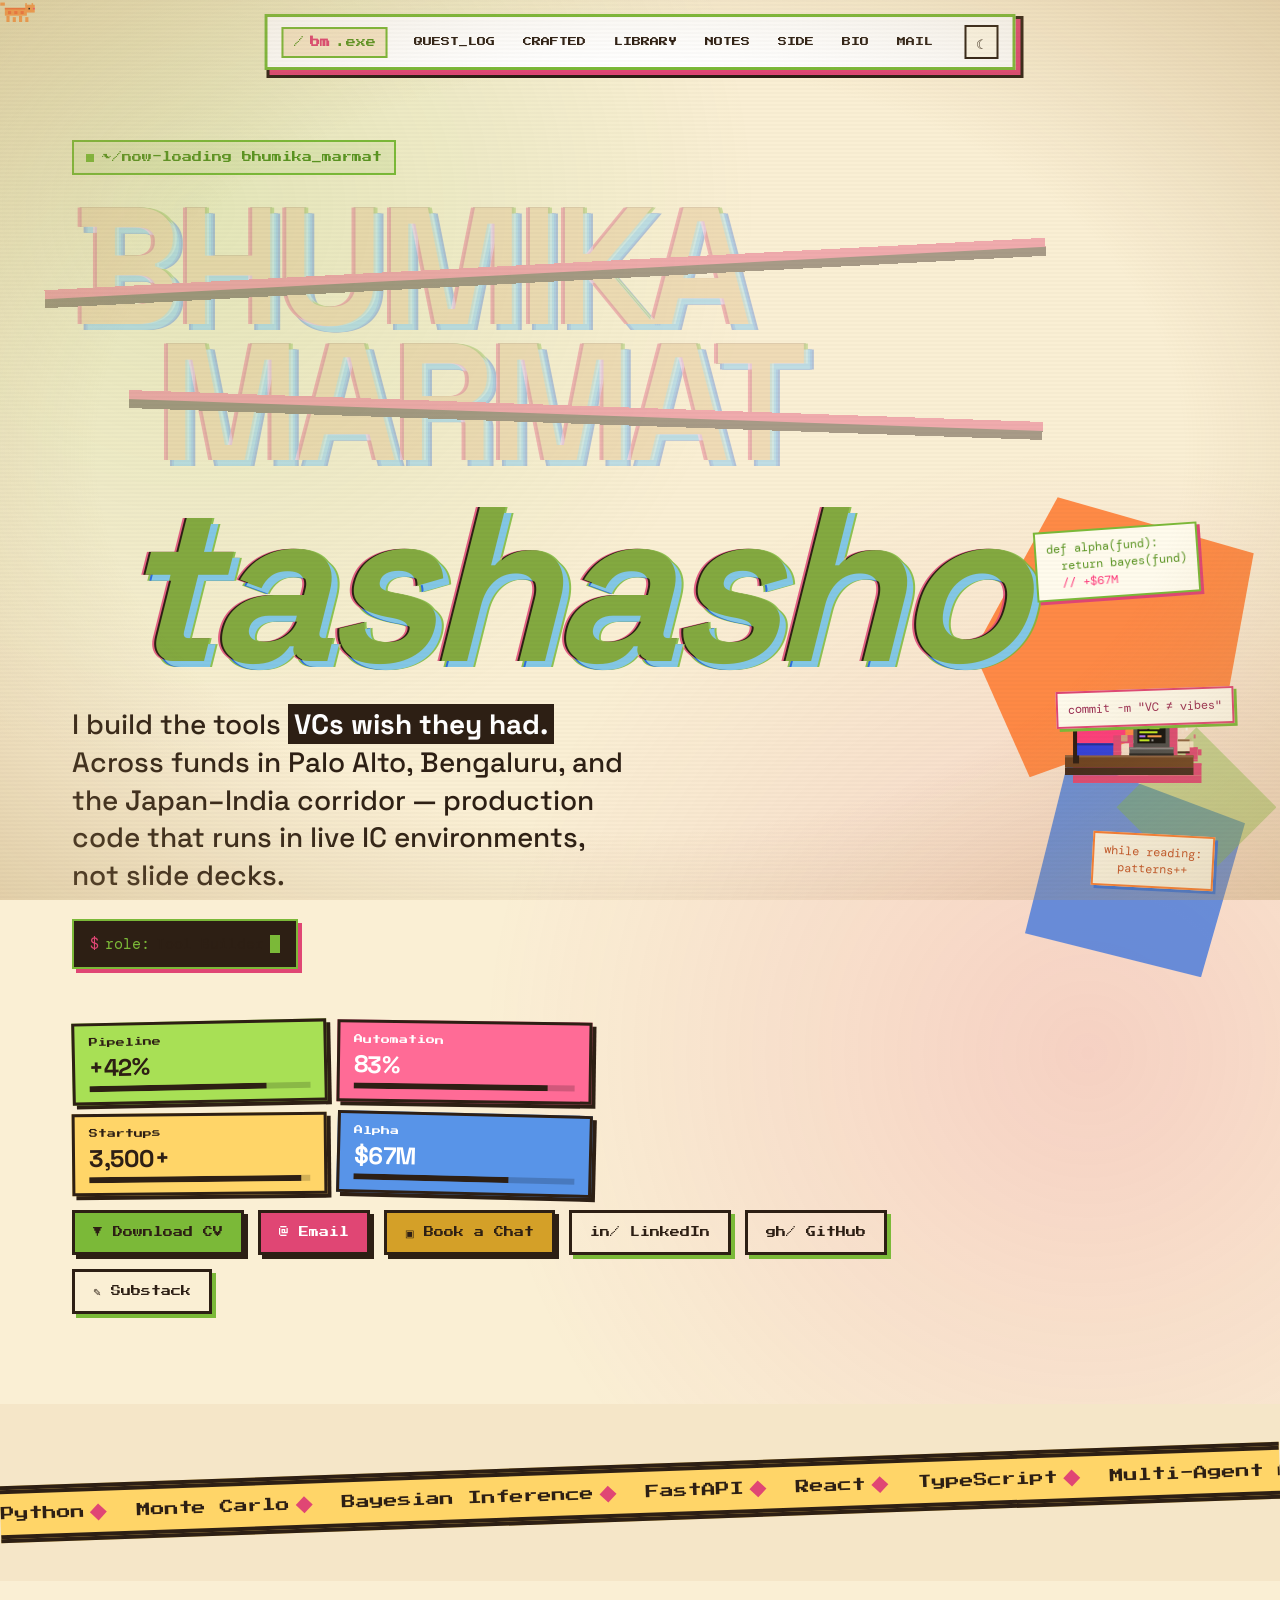
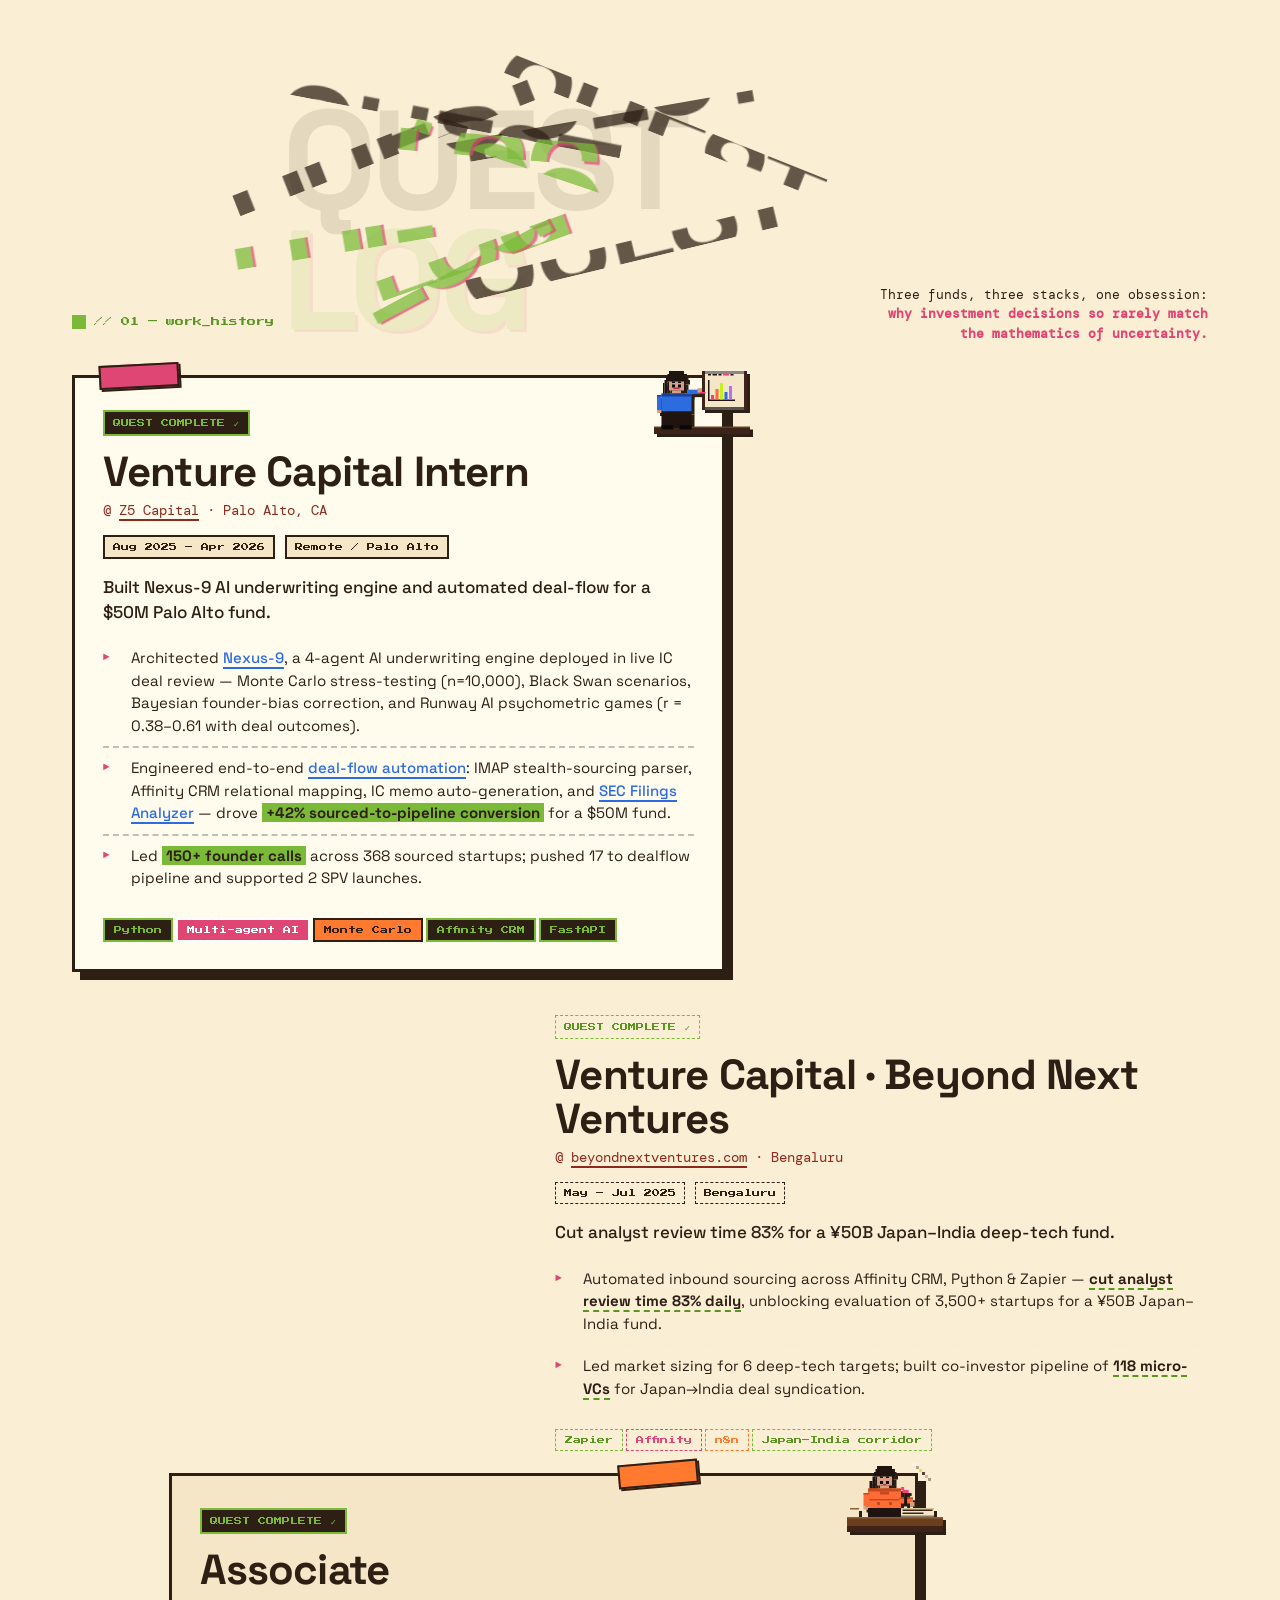
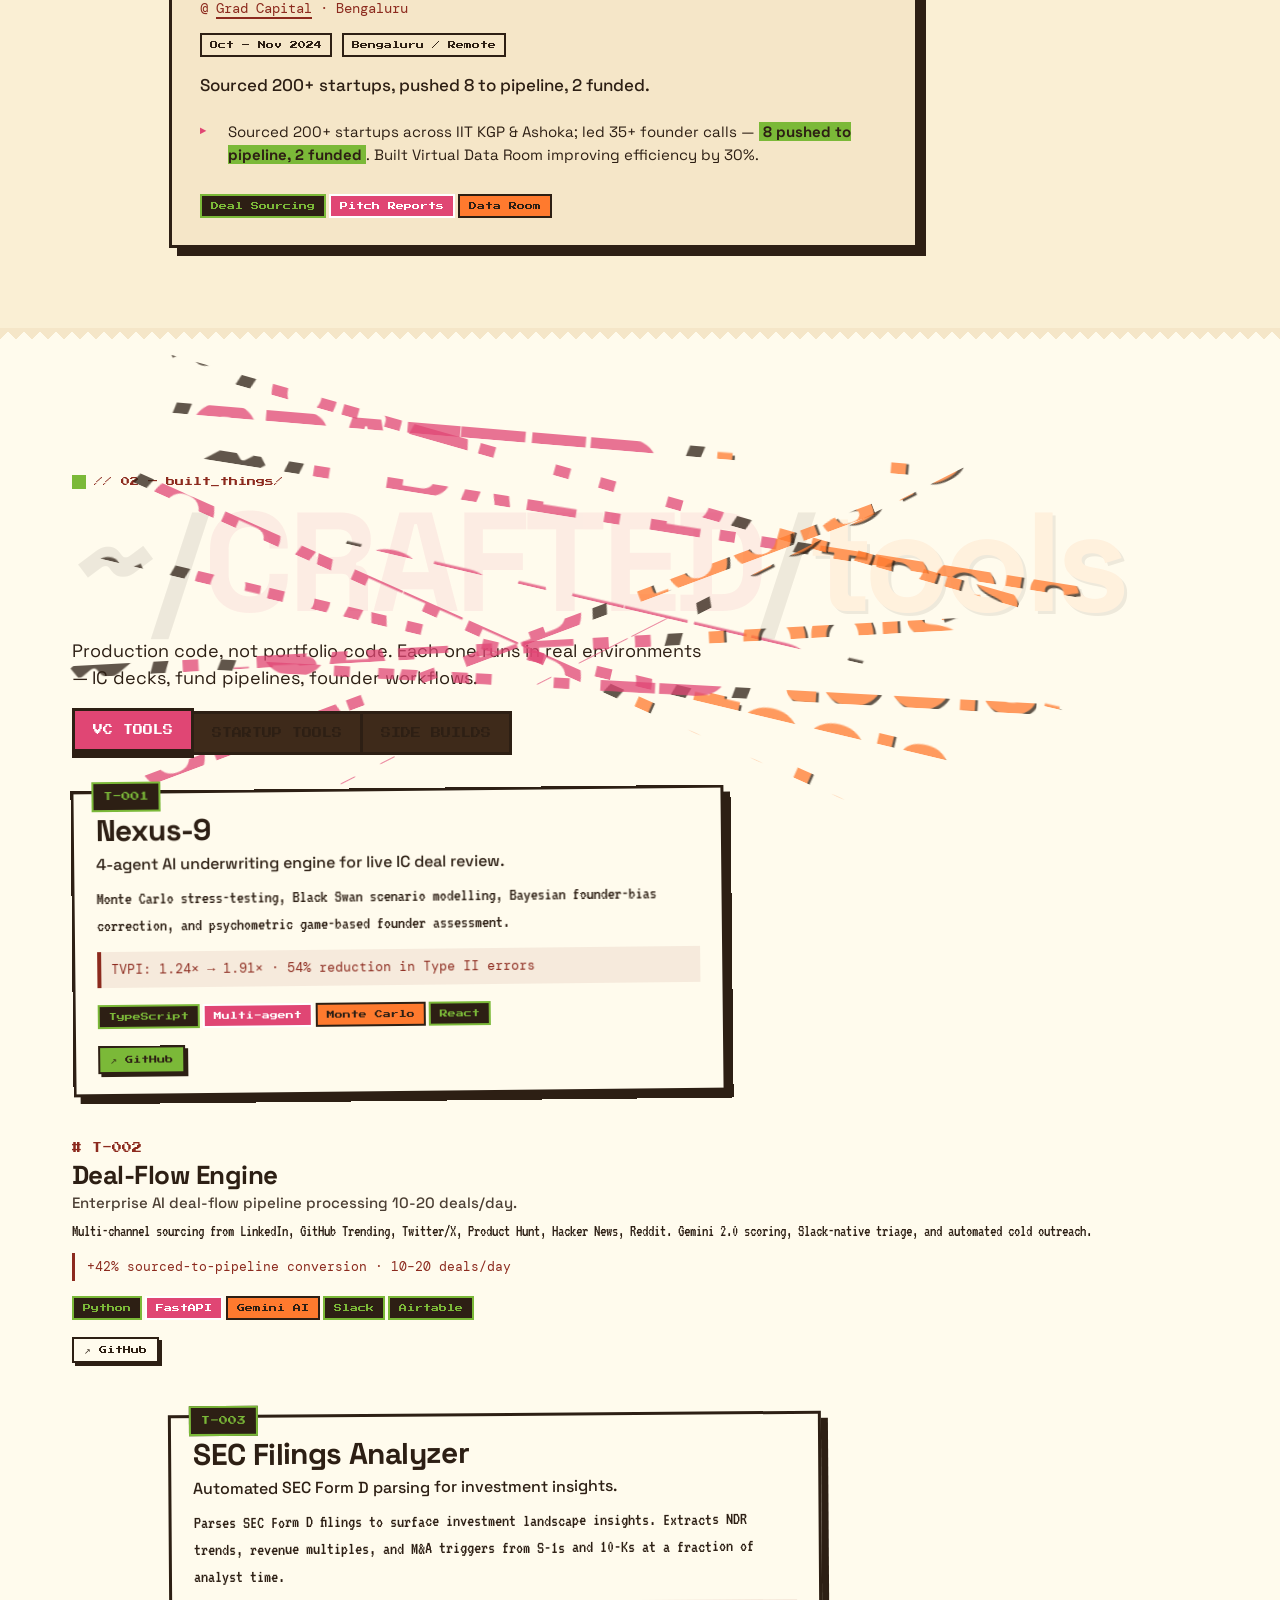
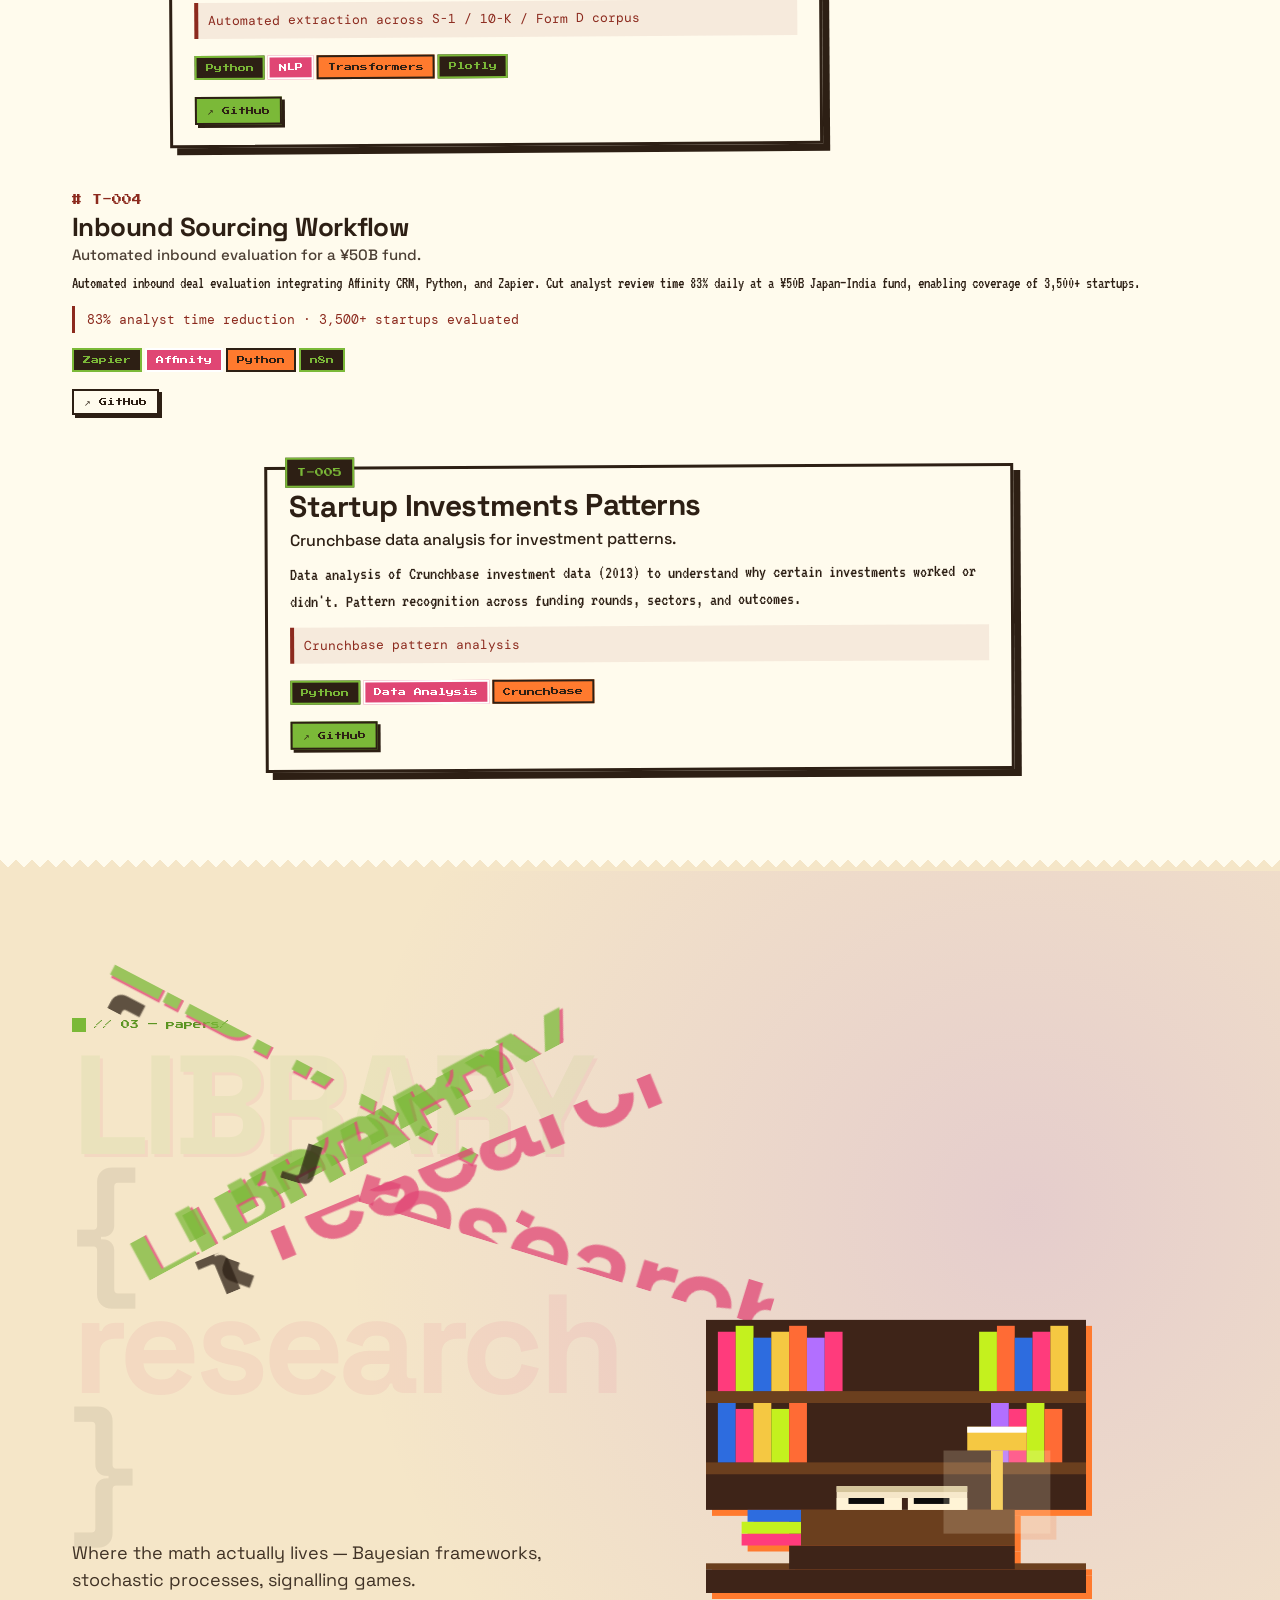
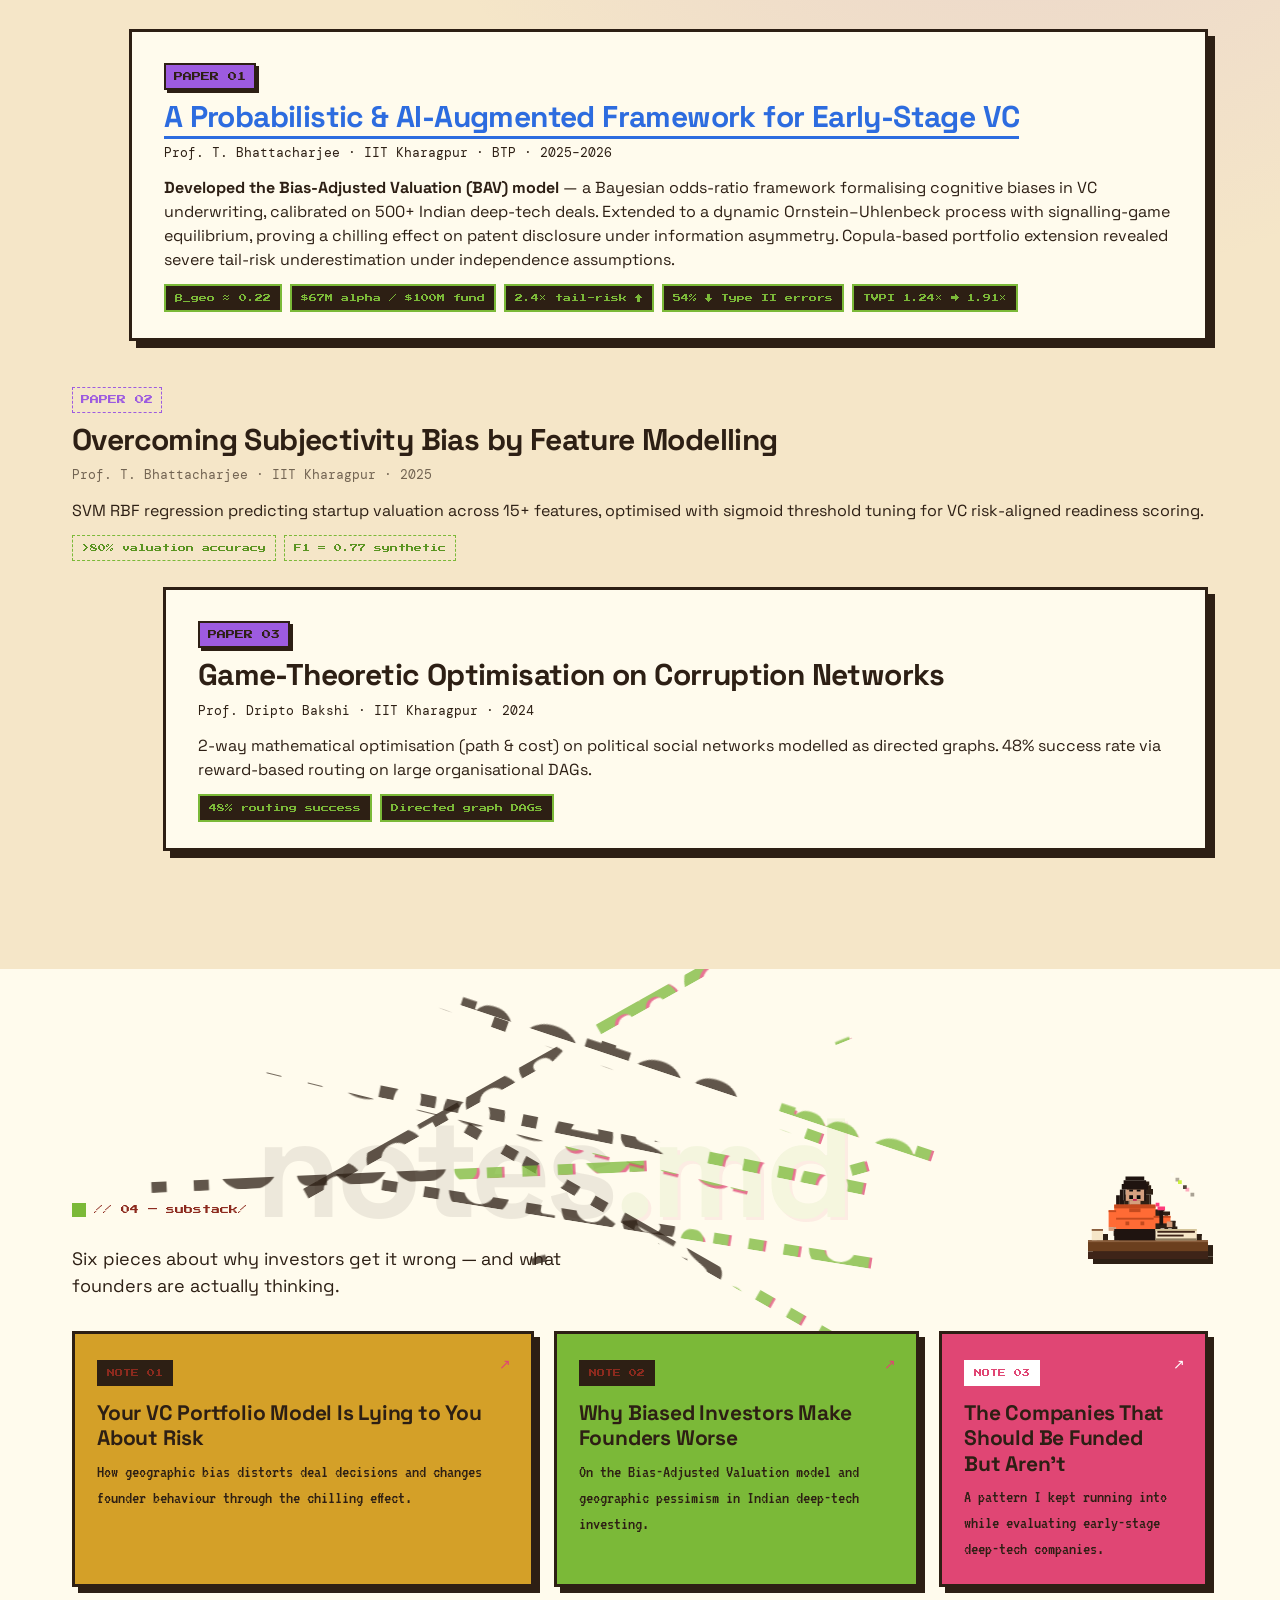
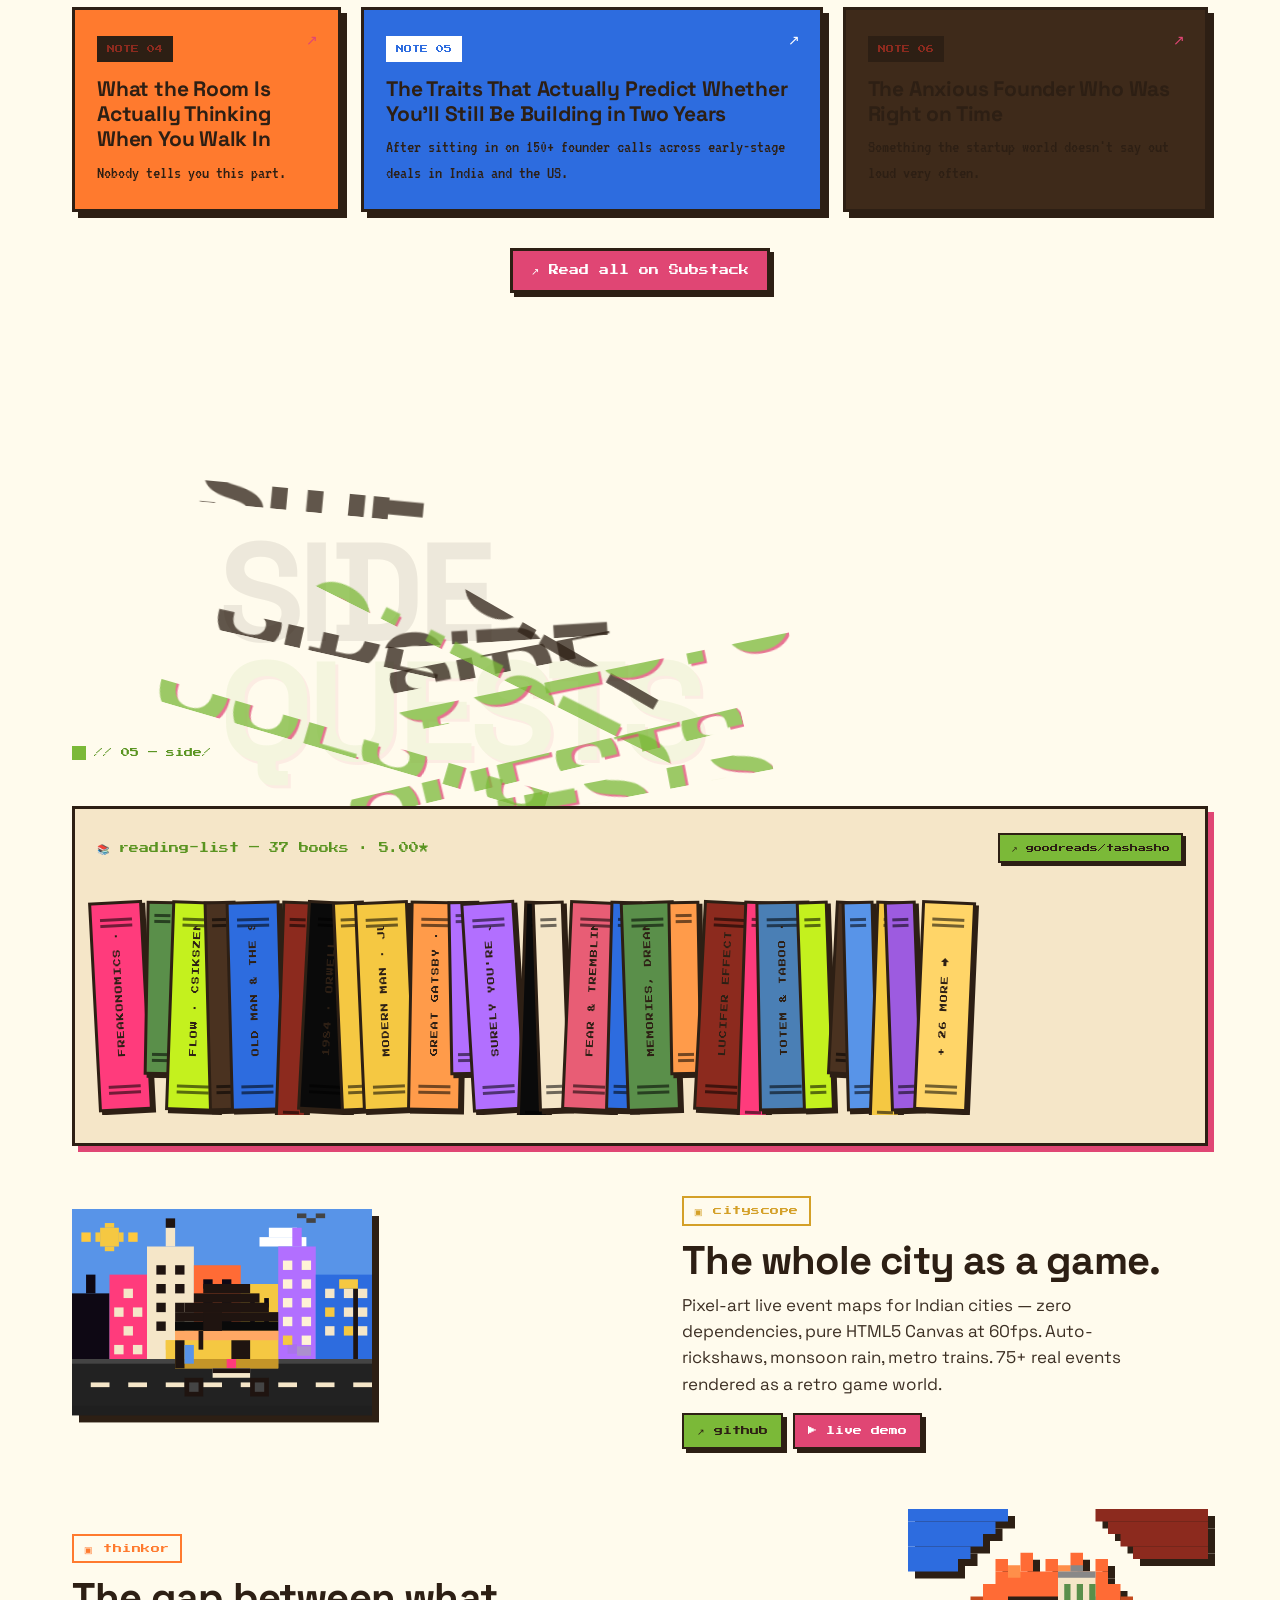
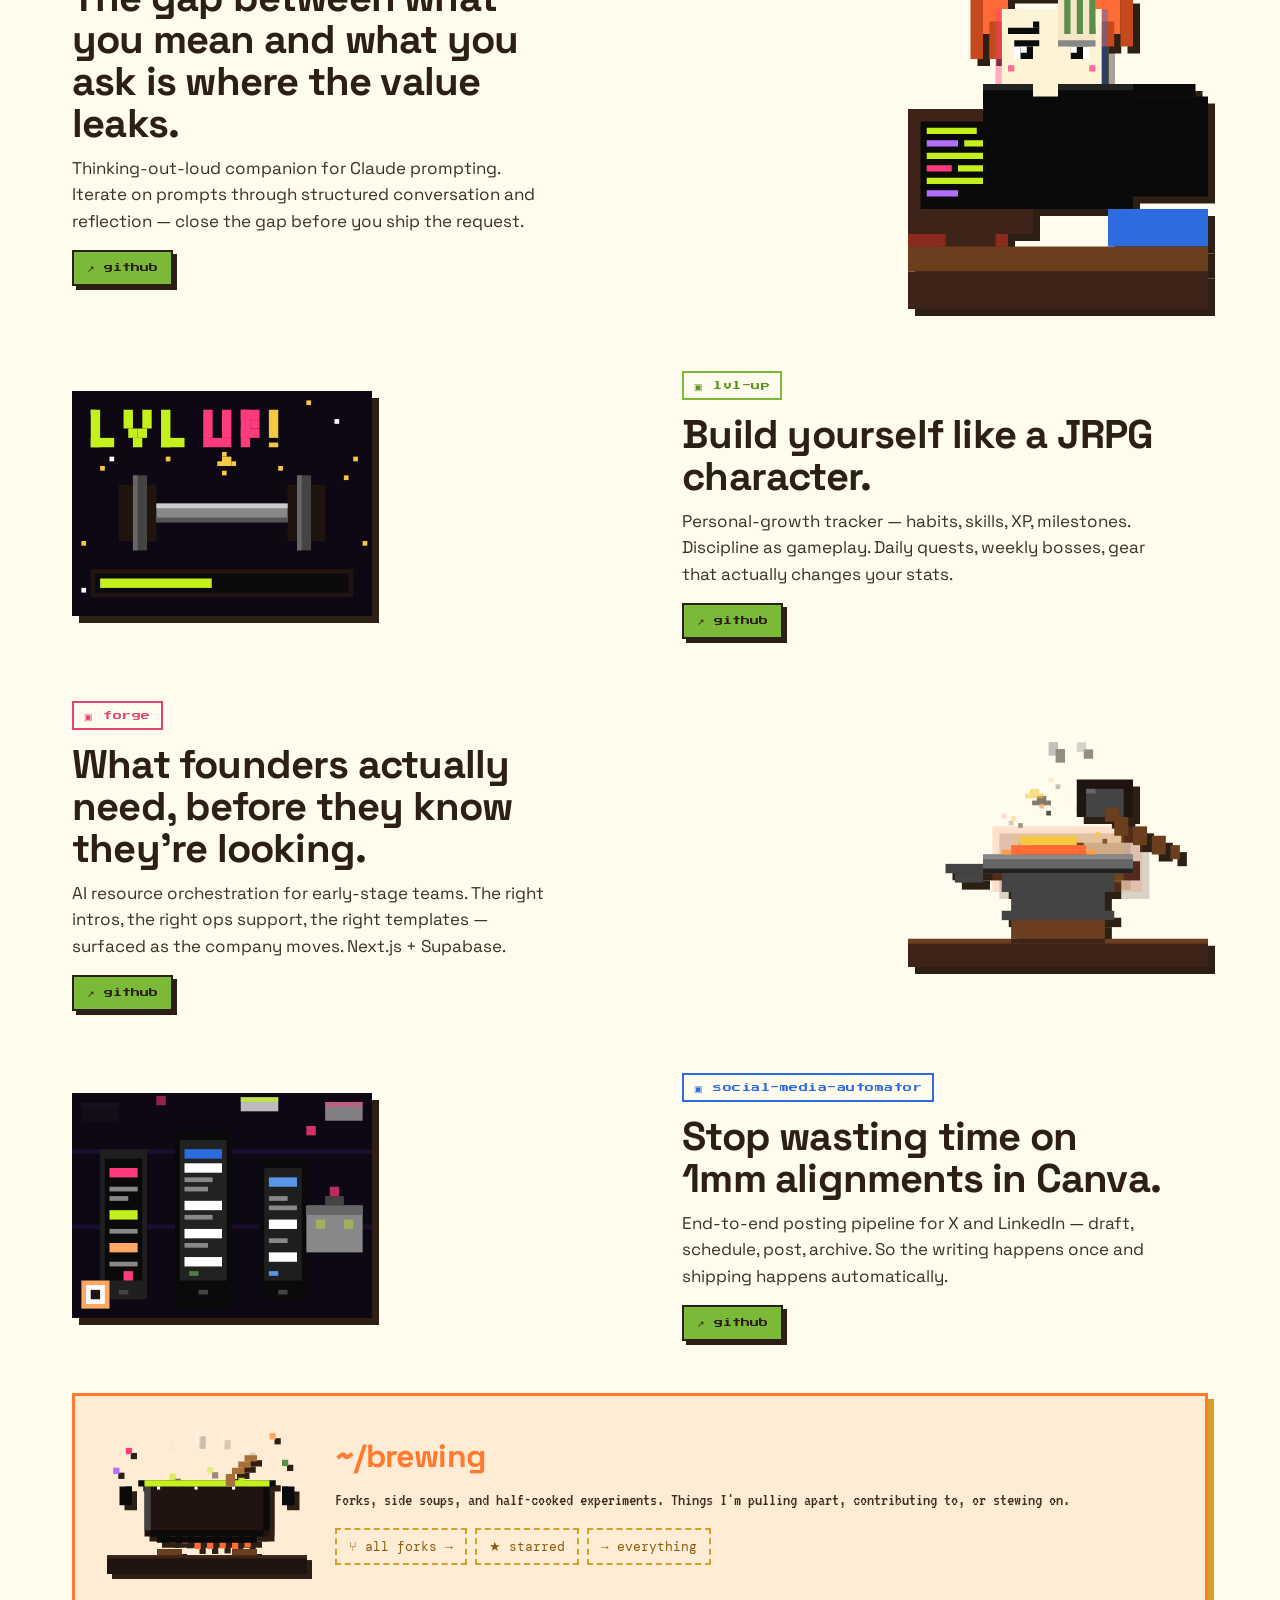
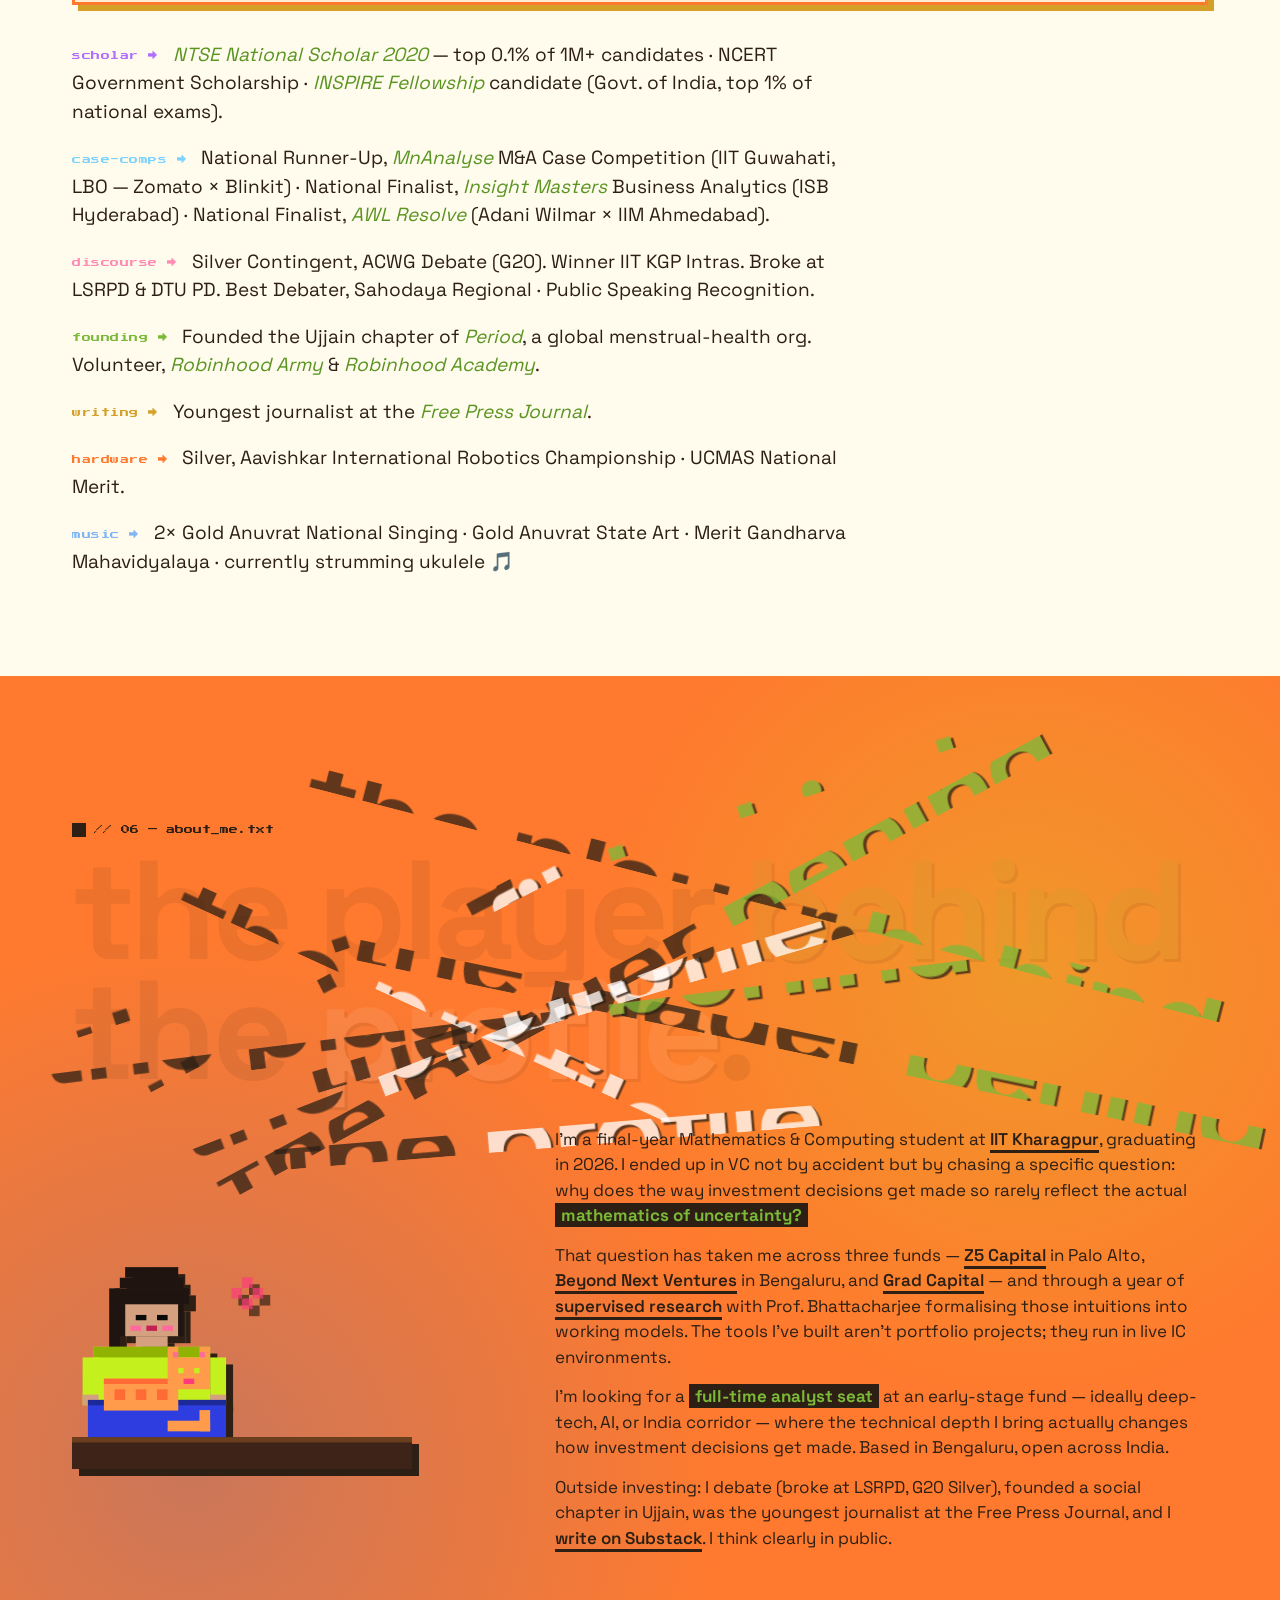
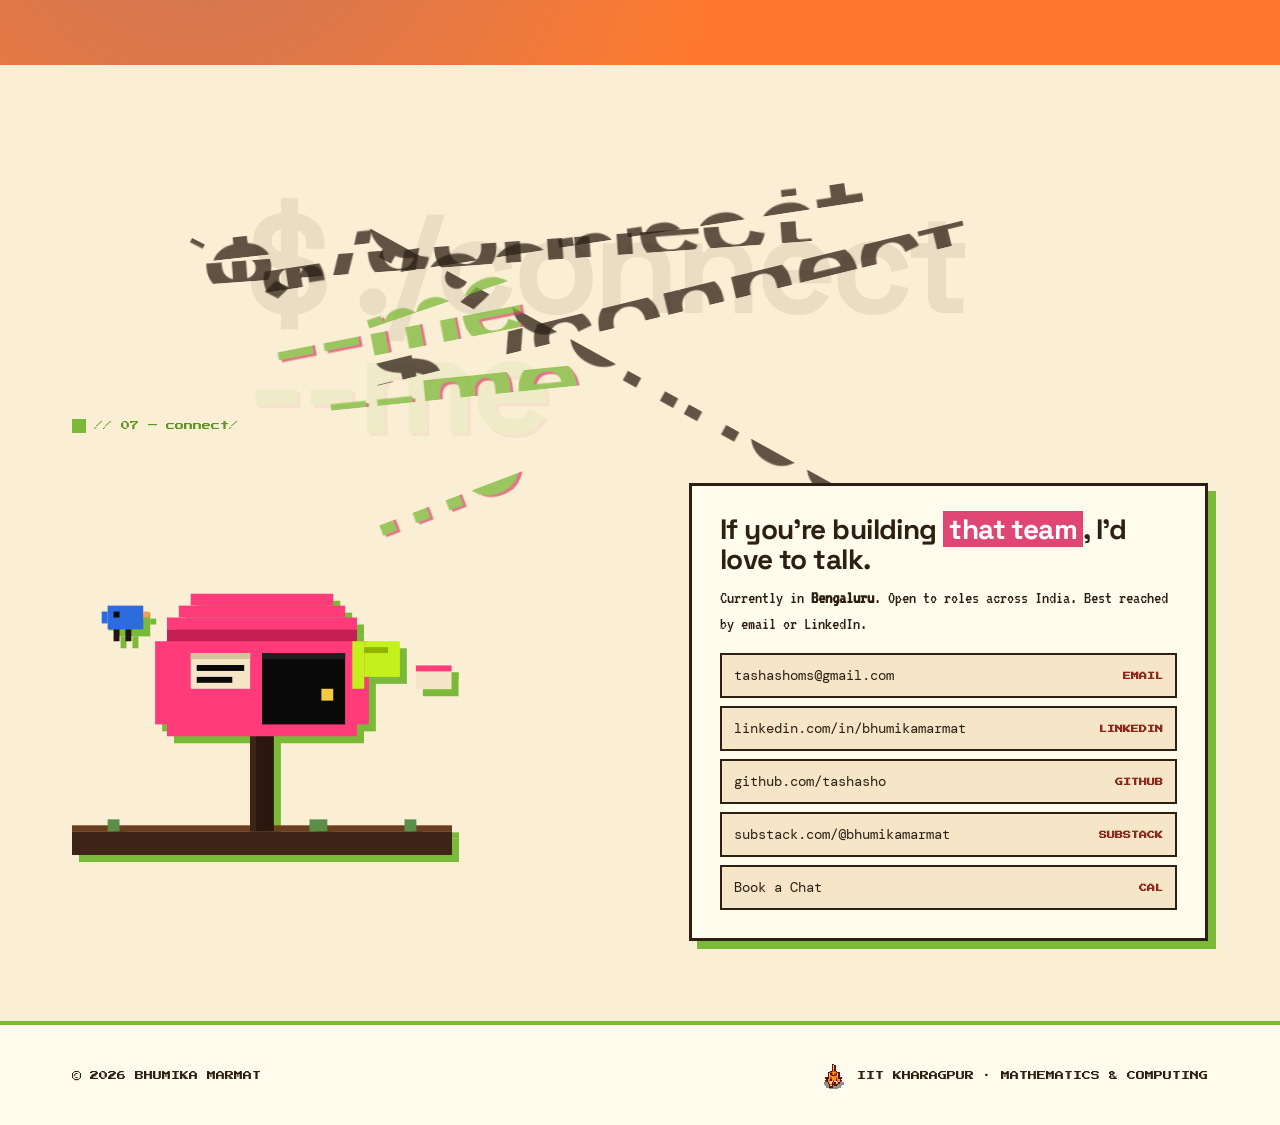
<file: index.html>
<!DOCTYPE html>
<html lang="en">
<head>
<meta charset="UTF-8"/>
<meta name="viewport" content="width=device-width, initial-scale=1.0"/>
<meta name="description" content="Bhumika Marmat — Math & CS at IIT Kharagpur. I build the tools VCs wish they had."/>
<meta name="author" content="Bhumika Marmat"/>
<meta name="keywords" content="Bhumika Marmat, IIT Kharagpur, Venture Capital, AI, Deep Tech, Portfolio"/>
<meta property="og:title" content="Bhumika Marmat — Portfolio"/>
<meta property="og:description" content="Math & CS at IIT Kharagpur. I build the tools VCs wish they had."/>
<meta property="og:type" content="website"/>
<meta property="og:url" content="https://tashasho.github.io"/>
<meta property="og:image" content="https://tashasho.github.io/images/og-image.png"/>
<meta name="twitter:card" content="summary_large_image"/>
<meta name="twitter:title" content="Bhumika Marmat — Portfolio"/>
<meta name="twitter:description" content="Math & CS at IIT Kharagpur. I build the tools VCs wish they had."/>
<title>BHUMIKA.exe — terminal portfolio</title>
<link rel="icon" href="data:image/svg+xml,<svg xmlns='http://www.w3.org/2000/svg' viewBox='0 0 16 16'><rect x='2' y='2' width='12' height='12' fill='%23FF3B7C'/><rect x='4' y='4' width='8' height='8' fill='%23C4F11E'/><rect x='6' y='6' width='4' height='4' fill='%230A0A0A'/></svg>"/>
<link rel="preconnect" href="https://fonts.googleapis.com"/>
<link rel="preconnect" href="https://fonts.gstatic.com" crossorigin/>
<link href="https://fonts.googleapis.com/css2?family=Press+Start+2P&family=VT323&family=Space+Grotesk:wght@400;500;700&family=DM+Mono:wght@400;500&display=swap" rel="stylesheet"/>
<style>
/* ============================================================
   PALETTE & RESET — hackathon-zine pixel
   ============================================================ */
:root{
  --ink:#0A0A0A;
  --bg:#0E0814;
  --bg2:#1A0E2E;
  --cream:#F5E6C8;
  --cream2:#FFF3D6;
  --paper:#FAEBC6;
  --orange:#FF6B35;
  --orange2:#FF9B4A;
  --pink:#FF3B7C;
  --pink2:#E85D75;
  --lime:#C4F11E;
  --lime2:#9BD400;
  --gold:#F5C842;
  --blue:#2D6CDF;
  --blue2:#4A7FB5;
  --green:#5A8F4A;
  --violet:#B26FFF;
  --rust:#8C2A1E;
  --pixel:'Press Start 2P', monospace;
  --retro:'VT323', monospace;
  --display:'Space Grotesk', sans-serif;
  --mono:'DM Mono', monospace;
}
*,*::before,*::after{box-sizing:border-box;margin:0;padding:0}
html{scroll-behavior:smooth;background:var(--bg)}
body{
  font-family:var(--retro);
  font-size:20px; line-height:1.5;
  color:var(--cream);
  background:var(--bg);
  overflow-x:hidden;
  -webkit-font-smoothing:antialiased;
  cursor:url("data:image/svg+xml,%3Csvg xmlns='http://www.w3.org/2000/svg' width='24' height='24' viewBox='0 0 24 24'%3E%3Crect x='2' y='2' width='4' height='4' fill='%23C4F11E'/%3E%3Crect x='6' y='6' width='4' height='4' fill='%23FFF'/%3E%3Crect x='2' y='6' width='4' height='4' fill='%23C4F11E'/%3E%3Crect x='6' y='2' width='4' height='4' fill='%23C4F11E'/%3E%3Crect x='10' y='10' width='4' height='4' fill='%23FF3B7C'/%3E%3Crect x='14' y='14' width='4' height='4' fill='%23FF3B7C'/%3E%3C/svg%3E") 4 4,auto;
}
a{cursor:inherit;color:inherit;text-decoration:none}
img,svg{image-rendering:pixelated;image-rendering:crisp-edges}
::selection{background:var(--lime);color:var(--ink)}

/* ============================================================
   GLOBAL DECOR — scanlines, vignette, grid noise
   ============================================================ */
.crt-overlay{
  position:fixed; inset:0; z-index:300; pointer-events:none;
  background:
    repeating-linear-gradient(0deg,
      rgba(0,0,0,0) 0px,
      rgba(0,0,0,0) 2px,
      rgba(0,0,0,0.10) 3px,
      rgba(0,0,0,0) 4px);
  mix-blend-mode:multiply;
}
.vignette{
  position:fixed; inset:0; z-index:299; pointer-events:none;
  background:radial-gradient(ellipse at center, transparent 50%, rgba(0,0,0,0.55) 100%);
}
.noise{
  position:fixed; inset:0; z-index:1; pointer-events:none; opacity:0.05;
  background-image:url("data:image/svg+xml,%3Csvg xmlns='http://www.w3.org/2000/svg' width='100' height='100'%3E%3Cfilter id='n'%3E%3CfeTurbulence baseFrequency='0.9'/%3E%3C/filter%3E%3Crect width='100' height='100' filter='url(%23n)'/%3E%3C/svg%3E");
}
.scroll-progress{
  position:fixed; top:0; left:0; right:0; height:5px; z-index:400;
  background:linear-gradient(90deg, var(--lime) 0%, var(--orange) 50%, var(--pink) 100%);
  transform-origin:left; transform:scaleX(0);
  box-shadow:0 0 10px var(--lime), 0 0 22px var(--pink);
}

/* ============================================================
   NAV
   ============================================================ */
nav{
  position:fixed; top:14px; left:50%; transform:translateX(-50%);
  z-index:200;
  background:var(--ink);
  border:3px solid var(--lime);
  box-shadow:5px 5px 0 0 var(--pink), 5px 5px 0 3px var(--ink);
  padding:8px 14px;
  display:flex; gap:14px; align-items:center;
  transition:top 0.4s cubic-bezier(.2,.7,.3,1);
}
nav.hidden{top:-100px}
nav .nav-logo{
  display:inline-flex; align-items:center; gap:6px;
  font-family:var(--pixel); font-size:10px; color:var(--lime);
  padding:6px 10px; background:var(--bg2); border:2px solid var(--lime);
}
nav .nav-logo b{color:var(--pink)}
nav ul{display:flex; list-style:none; gap:4px}
nav ul a{
  font-family:var(--pixel); font-size:9px; color:var(--cream);
  padding:8px 10px; display:inline-block;
  border:2px solid transparent; transition:all 0.15s;
}
nav ul a:hover{
  color:var(--ink); background:var(--lime); border-color:var(--ink);
  transform:translate(-2px,-2px); box-shadow:2px 2px 0 0 var(--pink);
}
.hamburger{
  display:none; background:none; border:2px solid var(--lime);
  width:36px; height:36px; align-items:center; justify-content:center; cursor:inherit;
}
.hamburger span{display:block; width:18px; height:3px; background:var(--lime); position:relative}
.hamburger span::before, .hamburger span::after{
  content:""; position:absolute; left:0; width:18px; height:3px; background:var(--lime);
}
.hamburger span::before{top:-6px}
.hamburger span::after{top:6px}

@media (max-width:780px){
  nav{flex-wrap:wrap; justify-content:space-between; width:92%; left:4%; transform:none}
  nav ul{display:none; width:100%; flex-wrap:wrap}
  nav.open ul{display:flex}
  .hamburger{display:inline-flex}
}

/* ============================================================
   FLOATING DECORATIONS
   ============================================================ */
.confetti-layer{position:fixed; inset:0; z-index:2; pointer-events:none; overflow:hidden}
.floating-pixel{
  position:absolute; width:24px; height:24px; pointer-events:auto; cursor:grab;
  animation:bob var(--dur,6s) ease-in-out infinite;
  filter:drop-shadow(2px 2px 0 rgba(0,0,0,0.4));
}
.floating-pixel.dragging{cursor:grabbing; animation:none; z-index:50}
@keyframes bob{
  0%,100%{transform:translate(0,0) rotate(var(--rot,0deg))}
  50%{transform:translate(var(--dx,8px),var(--dy,-10px)) rotate(calc(var(--rot,0deg) + 5deg))}
}

/* ============================================================
   SECTION SHELL
   ============================================================ */
section{position:relative; padding:120px 0 80px; z-index:10}
.section-wrap{max-width:1200px; margin:0 auto; padding:0 32px; position:relative}
@media (max-width:780px){ .section-wrap{padding:0 18px} }

/* big stacked zine titles */
.zine-title{
  font-family:var(--display); font-weight:700;
  font-size:clamp(48px, 11vw, 156px);
  letter-spacing:-0.04em; line-height:0.85;
  color:var(--cream);
  position:relative; display:inline-block;
}
.zine-title b{color:var(--pink)}
.zine-title em{
  font-style:normal; color:var(--lime);
  text-shadow:3px 3px 0 var(--pink);
}
.section-meta{
  font-family:var(--pixel); font-size:9px;
  color:var(--lime); margin-bottom:14px;
  display:inline-flex; align-items:center; gap:8px;
}
.section-meta::before{
  content:""; width:14px; height:14px;
  background:var(--lime); display:inline-block;
  animation:blink 1.5s steps(2) infinite;
}
@keyframes blink{0%,49%{opacity:1}50%,100%{opacity:0.2}}

/* pixel border helper */
.pxbox{
  background:var(--cream); color:var(--ink);
  border:3px solid var(--ink);
  box-shadow:5px 5px 0 0 var(--ink);
  padding:18px;
}

/* sticker style — rotated tag */
.sticker{
  display:inline-flex; align-items:center; gap:8px;
  font-family:var(--pixel); font-size:10px;
  padding:12px 18px;
  background:var(--cream); color:var(--ink);
  border:3px solid var(--ink);
  box-shadow:4px 4px 0 0 var(--ink);
  transition:all 0.15s;
  position:relative;
  text-decoration:none;
}
.sticker:hover{ transform:translate(-3px,-3px) rotate(-1deg); box-shadow:7px 7px 0 0 var(--ink) }
.sticker:active{ transform:translate(2px,2px); box-shadow:2px 2px 0 0 var(--ink) }
.sticker.pink{background:var(--pink); color:#fff}
.sticker.lime{background:var(--lime); color:var(--ink)}
.sticker.orange{background:var(--orange); color:#fff}
.sticker.blue{background:var(--blue); color:#fff}
.sticker.gold{background:var(--gold); color:var(--ink)}
.sticker.cream{background:var(--cream); color:var(--ink)}
.sticker.ghost{background:transparent; color:var(--cream); border-color:var(--cream); box-shadow:4px 4px 0 0 var(--lime)}
.sticker.ghost:hover{box-shadow:7px 7px 0 0 var(--lime)}

/* tag chip */
.chip{
  display:inline-block; padding:4px 9px;
  background:var(--ink); color:var(--lime);
  font-family:var(--pixel); font-size:8px;
  border:2px solid var(--lime);
  margin:3px 3px 0 0;
}
.chip.pink{background:var(--pink); color:#fff; border-color:#fff}
.chip.orange{background:var(--orange); color:var(--ink); border-color:var(--ink)}
.chip.cream{background:var(--cream); color:var(--ink); border-color:var(--ink)}

/* shard / torn paper backgrounds */
.shard{position:absolute; pointer-events:none; z-index:-1}
.torn-top{
  -webkit-mask:linear-gradient(#000,#000),
    url("data:image/svg+xml;utf8,<svg xmlns='http://www.w3.org/2000/svg' viewBox='0 0 100 8' preserveAspectRatio='none'><path d='M0,8 L0,4 L4,4 L4,2 L8,2 L8,5 L12,5 L12,1 L16,1 L16,4 L20,4 L20,0 L24,0 L24,3 L28,3 L28,5 L32,5 L32,2 L36,2 L36,4 L40,4 L40,1 L44,1 L44,5 L48,5 L48,2 L52,2 L52,4 L56,4 L56,1 L60,1 L60,3 L64,3 L64,5 L68,5 L68,2 L72,2 L72,4 L76,4 L76,1 L80,1 L80,5 L84,5 L84,2 L88,2 L88,4 L92,4 L92,1 L96,1 L96,3 L100,3 L100,8 Z' fill='black'/></svg>") top/100% 12px no-repeat;
  -webkit-mask-composite:source-over;
  mask:linear-gradient(#000,#000);
}

/* ============================================================
   HERO
   ============================================================ */
#hero{
  min-height:100vh; padding:140px 0 90px;
  background:
    radial-gradient(circle at 15% 15%, rgba(196,241,30,0.10), transparent 35%),
    radial-gradient(circle at 85% 75%, rgba(255,59,124,0.16), transparent 40%),
    var(--bg);
  overflow:hidden;
}
.hero-grid{
  display:grid;
  grid-template-columns:1.1fr 0.9fr;
  gap:48px; align-items:center;
  position:relative;
}
@media (max-width:880px){ .hero-grid{grid-template-columns:1fr; gap:24px} }

.hero-left{ position:relative; z-index:5 }
.hero-handle{
  font-family:var(--pixel); font-size:10px; color:var(--lime);
  display:inline-flex; align-items:center; gap:8px;
  padding:8px 12px; border:2px solid var(--lime);
  background:rgba(196,241,30,0.06);
  margin-bottom:24px;
}
.hero-handle::before{
  content:""; width:8px; height:8px; background:var(--lime);
  animation:blink 1s steps(2) infinite;
}
.hero-name{
  font-family:var(--display); font-weight:700;
  font-size:clamp(56px, 13vw, 168px);
  line-height:0.82; letter-spacing:-0.05em;
  color:var(--cream); margin-bottom:18px;
  position:relative;
}
.hero-name span:nth-child(1){
  display:block; color:var(--cream);
  text-shadow:6px 6px 0 var(--blue);
}
.hero-name span:nth-child(2){
  display:block; color:var(--pink);
  text-shadow:6px 6px 0 var(--lime);
  margin-left:0.5em;
}
.hero-tagline{
  font-family:var(--display); font-weight:500;
  font-size:clamp(18px,2.4vw,28px); line-height:1.35;
  color:var(--cream); max-width:560px;
  margin:22px 0 24px;
}
.hero-tagline b{color:var(--lime); background:var(--ink); padding:2px 6px}
.hero-prompt{
  font-family:var(--mono); font-size:15px;
  color:var(--lime);
  background:var(--ink); border:2px solid var(--lime);
  padding:12px 16px; display:inline-flex; align-items:center;
  margin-bottom:24px;
  box-shadow:4px 4px 0 var(--pink);
}
.hero-prompt::before{content:"$ "; color:var(--pink); margin-right:6px}
.hero-prompt .cursor{
  display:inline-block; width:10px; height:18px; background:var(--lime);
  margin-left:6px; animation:blink 1s steps(2) infinite;
}

.hero-cta-row{
  display:flex; flex-wrap:wrap; gap:14px; margin-top:14px;
}

/* RIGHT: pixel art scene */
.hero-right{
  position:relative; min-height:380px;
  display:flex; align-items:center; justify-content:center;
}
.hero-scene{
  position:relative; width:100%; max-width:480px;
  filter:drop-shadow(8px 8px 0 var(--pink));
}
.hero-scene svg{width:100%; height:auto; display:block}

/* shards floating behind */
.shard-orange{
  position:absolute; width:280px; height:280px;
  background:var(--orange); top:-40px; right:-60px;
  clip-path:polygon(30% 0,100% 20%,90% 75%,20% 100%,0 55%);
  z-index:0; opacity:0.85;
}
.shard-blue{
  position:absolute; width:220px; height:220px;
  background:var(--blue); bottom:-60px; left:-40px;
  clip-path:polygon(20% 0,100% 30%,80% 100%,0 80%);
  z-index:0; opacity:0.7;
}
.shard-lime{
  position:absolute; width:160px; height:160px;
  background:var(--lime); top:50%; left:40%;
  clip-path:polygon(50% 0,100% 50%,50% 100%,0 50%);
  z-index:0; opacity:0.4;
  animation:spin 18s linear infinite;
}
@keyframes spin{to{transform:rotate(360deg)}}

/* code snippet decorations */
.code-deco{
  position:absolute; font-family:var(--mono); font-size:12px;
  color:var(--lime); background:rgba(10,10,10,0.85);
  border:2px solid var(--lime); padding:8px 10px;
  pointer-events:none; z-index:6;
  box-shadow:3px 3px 0 var(--pink);
  white-space:pre; line-height:1.4;
}
.code-deco.c1{ top:-10px; left:-30px; transform:rotate(-4deg) }
.code-deco.c2{ bottom:30px; right:-20px; transform:rotate(3deg); color:var(--orange); border-color:var(--orange); box-shadow:3px 3px 0 var(--blue) }
.code-deco.c3{ top:40%; right:-40px; transform:rotate(-2deg); color:var(--pink); border-color:var(--pink); box-shadow:3px 3px 0 var(--lime) }
@media (max-width:880px){ .code-deco{display:none} }

/* stat ribbons */
.stat-ribbons{
  display:grid; grid-template-columns:repeat(2,1fr); gap:10px;
  margin:28px 0 16px; max-width:520px;
}
.stat-ribbon{
  position:relative;
  background:var(--cream); color:var(--ink);
  border:3px solid var(--ink); padding:10px 14px;
  box-shadow:4px 4px 0 var(--ink);
  font-family:var(--pixel); font-size:9px;
  display:flex; flex-direction:column; gap:6px;
}
.stat-ribbon:nth-child(1){transform:rotate(-1.2deg); background:var(--lime)}
.stat-ribbon:nth-child(2){transform:rotate(0.8deg); background:var(--pink); color:#fff; border-color:#fff; box-shadow:4px 4px 0 var(--ink)}
.stat-ribbon:nth-child(3){transform:rotate(-0.6deg); background:var(--gold)}
.stat-ribbon:nth-child(4){transform:rotate(1.4deg); background:var(--blue); color:#fff; border-color:#fff; box-shadow:4px 4px 0 var(--ink)}
.stat-ribbon .val{
  font-family:var(--display); font-weight:700; font-size:24px; letter-spacing:-0.02em;
  line-height:1;
}
.stat-ribbon .bar{
  width:100%; height:6px; background:rgba(0,0,0,0.18);
  position:relative; overflow:hidden;
}
.stat-ribbon .bar::after{
  content:""; position:absolute; left:0; top:0; height:100%;
  background:var(--ink);
  width:var(--w,70%);
  animation:fillbar 1.4s cubic-bezier(.4,1.2,.4,1) both;
}
@keyframes fillbar{from{width:0}}

/* ============================================================
   SKILLS DIAGONAL TICKER
   ============================================================ */
.skills-tape{
  margin:60px 0; position:relative; overflow:hidden;
  background:var(--lime); color:var(--ink);
  border-top:4px solid var(--ink); border-bottom:4px solid var(--ink);
  padding:14px 0;
  transform:rotate(-2deg);
}
.skills-tape::before, .skills-tape::after{
  content:""; position:absolute; left:0; right:0; height:8px; background:var(--ink);
}
.skills-tape::before{top:-4px}
.skills-tape::after{bottom:-4px}
.skills-track{
  display:flex; gap:32px; width:max-content;
  animation:slide 50s linear infinite;
  font-family:var(--pixel); font-size:14px;
}
.skills-track span{
  display:inline-flex; align-items:center; gap:8px; white-space:nowrap;
}
.skills-track i{
  display:inline-block; width:12px; height:12px; background:var(--pink);
  transform:rotate(45deg);
}
@keyframes slide{to{transform:translateX(-50%)}}

/* ============================================================
   EXPERIENCE — zine collage pages
   ============================================================ */
#experience{ background:var(--bg) }
.exp-header{ display:flex; align-items:flex-end; justify-content:space-between; flex-wrap:wrap; margin-bottom:32px }
.exp-aside{ font-family:var(--mono); font-size:13px; color:var(--lime); max-width:340px; text-align:right; line-height:1.5 }
.exp-aside b{ color:var(--pink) }
@media (max-width:780px){ .exp-aside{text-align:left; margin-top:12px} }

.quest-board{ display:grid; grid-template-columns:repeat(12,1fr); gap:24px; margin-top:24px }
.quest{
  grid-column:span 12; position:relative;
  background:var(--cream); color:var(--ink);
  border:3px solid var(--ink); box-shadow:8px 8px 0 var(--ink);
  padding:28px 28px 26px;
}
.quest:nth-child(1){ grid-column:1/8; transform:rotate(-0.8deg) }
.quest:nth-child(2){ grid-column:6/13; transform:rotate(0.6deg); background:var(--cream2); margin-top:-30px }
.quest:nth-child(3){ grid-column:2/10; transform:rotate(-0.4deg); background:var(--paper); margin-top:-30px }
@media (max-width:880px){
  .quest, .quest:nth-child(1), .quest:nth-child(2), .quest:nth-child(3){
    grid-column:1/-1; transform:none; margin-top:0;
  }
}
.quest::before{
  content:""; position:absolute; top:-14px; left:24px;
  width:80px; height:24px; background:var(--pink);
  transform:rotate(-3deg);
  border:2px solid var(--ink);
  box-shadow:2px 2px 0 var(--ink);
}
.quest:nth-child(2)::before{ background:var(--lime); left:auto; right:36px; transform:rotate(4deg) }
.quest:nth-child(3)::before{ background:var(--orange); left:60%; transform:rotate(-5deg) }

.quest-status{
  display:inline-block; font-family:var(--pixel); font-size:8px;
  background:var(--ink); color:var(--lime); padding:5px 8px;
  margin-bottom:14px; border:2px solid var(--lime);
}
.quest-role{
  font-family:var(--display); font-weight:700;
  font-size:clamp(26px,3.4vw,42px); line-height:1.05;
  color:var(--ink); margin-bottom:6px; letter-spacing:-0.02em;
}
.quest-co{
  font-family:var(--mono); font-size:14px; color:var(--rust); margin-bottom:14px;
}
.quest-co a{color:var(--rust); border-bottom:2px solid var(--rust)}
.quest-meta{
  display:flex; flex-wrap:wrap; gap:10px;
  font-family:var(--pixel); font-size:8px; color:var(--ink);
  margin-bottom:16px;
}
.quest-meta span{padding:4px 8px; background:var(--paper); border:2px solid var(--ink)}
.quest-summary{
  font-family:var(--display); font-weight:500; font-size:17px; line-height:1.45;
  color:var(--ink); margin-bottom:14px;
}
.quest-rewards{margin-top:10px}
.quest-rewards li{
  list-style:none; padding:9px 0 9px 28px; position:relative;
  font-family:var(--display); font-size:15px; line-height:1.5; color:var(--ink);
  border-top:2px dashed rgba(10,10,10,0.25);
}
.quest-rewards li:first-child{border-top:none}
.quest-rewards li::before{
  content:"►"; position:absolute; left:0; top:9px;
  font-family:var(--pixel); font-size:11px; color:var(--pink);
}
.quest-rewards a{color:var(--blue); border-bottom:2px solid var(--blue); font-weight:500}
.quest-rewards b{color:var(--ink); background:var(--lime); padding:0 4px}

/* tiny pixel illo per quest */
.quest-illo{
  position:absolute; width:96px; height:96px;
  top:-28px; right:-28px; z-index:2;
}
.quest-illo svg{width:100%; height:100%; display:block; filter:drop-shadow(3px 3px 0 var(--ink))}

/* ============================================================
   TOOLS — crafted
   ============================================================ */
#tools{
  background:var(--cream); color:var(--ink);
  padding:140px 0 100px;
  position:relative; overflow:hidden;
}
#tools::before, #tools::after{
  content:""; position:absolute; left:0; right:0; height:32px;
  background:
    linear-gradient(135deg, var(--bg) 25%, transparent 25%) 0 0/16px 32px,
    linear-gradient(225deg, var(--bg) 25%, transparent 25%) 0 0/16px 32px;
}
#tools::before{top:0}
#tools::after{bottom:0; transform:scaleY(-1)}
#tools .zine-title{ color:var(--ink) }
#tools .zine-title b{color:var(--pink)}
#tools .zine-title em{color:var(--orange); text-shadow:3px 3px 0 var(--ink)}

.tabs{
  display:flex; gap:0; margin:20px 0 36px; flex-wrap:wrap;
}
.tab-btn{
  font-family:var(--pixel); font-size:10px;
  padding:14px 18px; border:3px solid var(--ink);
  background:var(--cream2); color:var(--ink);
  cursor:inherit;
  position:relative;
  transition:all 0.15s;
  margin-right:-3px; margin-bottom:-3px;
}
.tab-btn:hover{background:var(--gold)}
.tab-btn.active{
  background:var(--pink); color:#fff;
  transform:translateY(-3px); z-index:2;
  box-shadow:0 6px 0 var(--ink);
}
.tab-panel{display:none}
.tab-panel.active{display:grid; grid-template-columns:repeat(12,1fr); gap:24px}

.tool{
  background:var(--paper); color:var(--ink);
  border:3px solid var(--ink); box-shadow:7px 7px 0 var(--ink);
  padding:22px 22px 20px; position:relative;
  grid-column:span 12;
}
.tool .num{
  position:absolute; top:-12px; left:18px;
  font-family:var(--pixel); font-size:9px; padding:6px 10px;
  background:var(--ink); color:var(--lime); border:2px solid var(--lime);
}
.tool .name{
  font-family:var(--display); font-weight:700; font-size:30px;
  letter-spacing:-0.02em; color:var(--ink); margin-bottom:8px; line-height:1;
}
.tool .summary{font-family:var(--display); font-size:16px; color:var(--ink); margin-bottom:10px; line-height:1.4; font-weight:500}
.tool .desc{font-family:var(--retro); font-size:18px; color:var(--ink); margin-bottom:12px; line-height:1.5}
.tool .impact{
  font-family:var(--mono); font-size:13px; color:var(--rust);
  padding:8px 10px; background:rgba(140,42,30,0.08);
  border-left:4px solid var(--rust); margin-bottom:12px;
}
.tool .links a{
  font-family:var(--pixel); font-size:8px; color:var(--ink);
  padding:6px 10px; background:var(--lime); border:2px solid var(--ink);
  display:inline-block; margin:4px 4px 0 0;
  box-shadow:3px 3px 0 var(--ink);
}
.tool .links a:hover{transform:translate(-1px,-1px); box-shadow:5px 5px 0 var(--ink)}

/* tool layout varies */
.tab-panel .tool:nth-child(1){grid-column:1/8; transform:rotate(-0.6deg)}
.tab-panel .tool:nth-child(2){grid-column:7/13; transform:rotate(0.5deg); background:var(--cream2); margin-top:30px}
.tab-panel .tool:nth-child(3){grid-column:2/9; transform:rotate(-0.4deg)}
.tab-panel .tool:nth-child(4){grid-column:8/13; transform:rotate(0.6deg); background:var(--cream2); margin-top:-20px}
.tab-panel .tool:nth-child(5){grid-column:3/11; transform:rotate(-0.3deg); background:var(--paper)}
@media (max-width:880px){
  .tab-panel .tool, .tab-panel .tool:nth-child(n){
    grid-column:1/-1; transform:none; margin-top:0;
  }
}

/* ============================================================
   RESEARCH — library scene
   ============================================================ */
#research{
  background:var(--bg2); color:var(--cream);
  padding:140px 0 90px; position:relative; overflow:hidden;
}
#research::before{
  content:""; position:absolute; inset:0;
  background:radial-gradient(circle at 80% 20%, rgba(178,111,255,0.18), transparent 40%);
  pointer-events:none;
}
.research-head{
  display:grid; grid-template-columns:1.2fr 1fr; gap:32px; align-items:end;
  margin-bottom:36px;
}
@media (max-width:780px){ .research-head{grid-template-columns:1fr} }

.research-illo{
  position:relative; width:100%; max-width:380px;
  filter:drop-shadow(6px 6px 0 var(--orange));
}
.research-illo svg{width:100%; height:auto; display:block}

.paper{
  position:relative; padding:28px 32px 26px;
  background:var(--cream); color:var(--ink);
  border:3px solid var(--ink); box-shadow:7px 7px 0 var(--ink);
  margin-bottom:28px;
}
.paper:nth-child(2){transform:rotate(-0.4deg); margin-left:5%; background:var(--cream2)}
.paper:nth-child(3){transform:rotate(0.5deg); margin-right:5%; background:var(--paper)}
.paper:nth-child(4){transform:rotate(-0.3deg); margin-left:8%}
.paper .num{
  font-family:var(--pixel); font-size:9px;
  background:var(--violet); color:var(--ink); padding:5px 8px;
  border:2px solid var(--ink); display:inline-block; margin-bottom:10px;
  box-shadow:3px 3px 0 var(--ink);
}
.paper h3{
  font-family:var(--display); font-weight:700; font-size:clamp(22px,2.4vw,30px);
  line-height:1.15; color:var(--ink); margin-bottom:8px; letter-spacing:-0.02em;
}
.paper h3 a{color:var(--blue); border-bottom:3px solid var(--blue)}
.paper .meta-row{font-family:var(--mono); font-size:13px; color:var(--rust); margin-bottom:14px}
.paper p{font-family:var(--display); font-size:16px; line-height:1.5; margin-bottom:12px}
.paper .findings{display:flex; flex-wrap:wrap; gap:8px}
.paper .findings span{
  font-family:var(--pixel); font-size:8px;
  background:var(--ink); color:var(--lime);
  padding:6px 9px; border:2px solid var(--lime);
}

/* ============================================================
   WRITING — torn paper notes
   ============================================================ */
#writing{
  background:var(--cream); color:var(--ink);
  padding:140px 0 100px; position:relative; overflow:hidden;
}
.notes-grid{
  display:grid; grid-template-columns:repeat(12,1fr); gap:20px; margin-top:32px;
}
.note{
  display:block;
  background:var(--paper); color:var(--ink);
  border:3px solid var(--ink); box-shadow:6px 6px 0 var(--ink);
  padding:22px;
  transition:all 0.2s;
  position:relative;
  grid-column:span 12;
}
.note:hover{transform:translate(-4px,-4px) rotate(1deg); box-shadow:10px 10px 0 var(--ink)}
.note .nnum{
  font-family:var(--pixel); font-size:8px; color:var(--rust);
  background:var(--cream); padding:5px 8px; border:2px solid var(--ink);
  display:inline-block; margin-bottom:14px;
}
.note .ntitle{
  font-family:var(--display); font-weight:700; font-size:21px; line-height:1.2;
  color:var(--ink); margin-bottom:8px; letter-spacing:-0.01em;
}
.note .ndesc{font-family:var(--retro); font-size:18px; color:var(--ink); line-height:1.45}
.note::after{
  content:"↗"; position:absolute; top:18px; right:20px;
  font-family:var(--pixel); font-size:14px; color:var(--pink);
}
.note:nth-child(1){grid-column:1/6; background:var(--gold); transform:rotate(-1.2deg)}
.note:nth-child(2){grid-column:6/10; background:var(--lime); transform:rotate(0.8deg)}
.note:nth-child(3){grid-column:10/13; background:var(--pink); color:#fff; transform:rotate(-0.6deg)}
.note:nth-child(3) .ntitle, .note:nth-child(3) .ndesc{color:#fff}
.note:nth-child(3) .nnum{color:var(--pink); background:#fff; border-color:#fff}
.note:nth-child(3)::after{color:#fff}
.note:nth-child(4){grid-column:1/4; background:var(--orange); color:var(--ink); transform:rotate(1deg)}
.note:nth-child(5){grid-column:4/9; background:var(--blue); color:#fff; transform:rotate(-0.4deg)}
.note:nth-child(5) .ntitle, .note:nth-child(5) .ndesc{color:#fff}
.note:nth-child(5) .nnum{color:var(--blue); background:#fff; border-color:#fff}
.note:nth-child(5)::after{color:#fff}
.note:nth-child(6){grid-column:9/13; background:var(--cream2); transform:rotate(0.8deg)}
@media (max-width:880px){
  .note, .note:nth-child(n){grid-column:1/-1; transform:none}
}

.writing-illo{
  position:absolute; top:60px; right:32px; width:120px;
  filter:drop-shadow(5px 5px 0 var(--ink));
  z-index:3;
}
.writing-illo svg{width:100%; height:auto; display:block}

/* ============================================================
   SIDE QUESTS
   ============================================================ */
#sidequests{
  background:var(--bg); color:var(--cream); padding:140px 0 100px;
  position:relative; overflow:hidden;
}
.sq-grid{
  display:grid; grid-template-columns:repeat(12,1fr); gap:24px; margin-top:36px;
}
.sq{
  position:relative;
  background:var(--ink); border:3px solid var(--lime);
  padding:24px; color:var(--cream);
  box-shadow:6px 6px 0 var(--lime);
  grid-column:span 12;
}
.sq:nth-child(1){grid-column:1/6; transform:rotate(-0.8deg); box-shadow:6px 6px 0 var(--pink); border-color:var(--pink)}
.sq:nth-child(2){grid-column:6/10; transform:rotate(0.5deg); box-shadow:6px 6px 0 var(--gold); border-color:var(--gold)}
.sq:nth-child(3){grid-column:10/13; transform:rotate(-0.3deg); box-shadow:6px 6px 0 var(--lime); border-color:var(--lime)}
.sq:nth-child(4){grid-column:1/5; transform:rotate(0.6deg); box-shadow:6px 6px 0 var(--orange); border-color:var(--orange)}
.sq:nth-child(5){grid-column:5/13; transform:rotate(-0.2deg); box-shadow:6px 6px 0 var(--blue); border-color:var(--blue)}
@media (max-width:880px){
  .sq, .sq:nth-child(n){grid-column:1/-1; transform:none}
}
.sq h3{
  font-family:var(--display); font-weight:700; font-size:22px; line-height:1.1;
  color:var(--cream); margin-bottom:8px; letter-spacing:-0.01em;
}
.sq .tag{
  font-family:var(--pixel); font-size:8px; color:var(--lime); margin-bottom:8px; display:inline-block;
  padding:4px 8px; border:1px dashed var(--lime);
}
.sq p{font-family:var(--retro); font-size:18px; line-height:1.45; color:var(--cream)}
.sq:nth-child(1) .tag{color:var(--pink); border-color:var(--pink)}
.sq:nth-child(2) .tag{color:var(--gold); border-color:var(--gold)}
.sq:nth-child(4) .tag{color:var(--orange); border-color:var(--orange)}
.sq:nth-child(5) .tag{color:var(--blue); border-color:var(--blue)}

/* ============================================================
   ABOUT
   ============================================================ */
#about{
  background:var(--orange); color:var(--ink);
  padding:140px 0 100px; position:relative; overflow:hidden;
}
#about::before{
  content:""; position:absolute; inset:0;
  background:
    radial-gradient(circle at 80% 30%, rgba(196,241,30,0.25), transparent 35%),
    radial-gradient(circle at 15% 80%, rgba(45,108,223,0.25), transparent 40%);
  pointer-events:none;
}
.about-grid{
  display:grid; grid-template-columns:0.8fr 1.2fr; gap:48px; align-items:center;
  position:relative; z-index:2;
}
@media (max-width:880px){ .about-grid{grid-template-columns:1fr} }
.about-portrait{ filter:drop-shadow(7px 7px 0 var(--ink)) }
.about-portrait svg{width:100%; height:auto; max-width:340px}
.about-text{font-family:var(--display); font-size:17px; line-height:1.5; color:var(--ink)}
.about-text p{margin-bottom:14px}
.about-text a{color:var(--ink); border-bottom:3px solid var(--ink); font-weight:600}
.about-text b{background:var(--ink); color:var(--lime); padding:1px 6px}
#about .zine-title{color:var(--ink)}
#about .zine-title b{color:#fff; text-shadow:3px 3px 0 var(--ink)}
#about .zine-title em{color:var(--lime); text-shadow:3px 3px 0 var(--ink)}
#about .section-meta{color:var(--ink)}
#about .section-meta::before{background:var(--ink)}

/* ============================================================
   CONTACT
   ============================================================ */
#contact{
  background:var(--bg); color:var(--cream);
  padding:140px 0 80px; position:relative; overflow:hidden;
}
.contact-grid{
  display:grid; grid-template-columns:1fr 0.9fr; gap:40px; align-items:center;
}
@media (max-width:880px){ .contact-grid{grid-template-columns:1fr} }
.contact-illo{filter:drop-shadow(7px 7px 0 var(--lime))}
.contact-illo svg{width:100%; height:auto; max-width:380px; display:block}

.contact-card{
  background:var(--cream); color:var(--ink);
  border:3px solid var(--ink); box-shadow:8px 8px 0 var(--lime);
  padding:28px;
}
.contact-card h3{font-family:var(--display); font-weight:700; font-size:28px; letter-spacing:-0.02em; line-height:1.1; margin-bottom:10px}
.contact-card h3 b{background:var(--pink); color:#fff; padding:0 6px}
.contact-card p{font-family:var(--retro); font-size:18px; line-height:1.45; margin-bottom:16px}
.contact-links{display:flex; flex-direction:column; gap:8px; margin-top:14px}
.contact-link{
  display:flex; align-items:center; justify-content:space-between;
  font-family:var(--mono); font-size:14px;
  padding:10px 12px;
  background:var(--paper); color:var(--ink);
  border:2px solid var(--ink); transition:all 0.15s;
}
.contact-link:hover{transform:translateX(4px); background:var(--lime)}
.contact-link b{font-family:var(--pixel); font-size:8px; color:var(--rust)}

/* ============================================================
   FOOTER
   ============================================================ */
footer{
  background:var(--ink); color:var(--cream);
  padding:36px 0; border-top:4px solid var(--lime);
  position:relative; z-index:30;
}
.footer-wrap{
  max-width:1200px; margin:0 auto; padding:0 32px;
  display:flex; justify-content:space-between; align-items:center; flex-wrap:wrap; gap:12px;
}
.footer-wrap span{font-family:var(--pixel); font-size:9px}
.footer-wrap .right{display:flex; align-items:center; gap:10px}
.footer-wrap .right img{width:28px; height:28px}

/* ============================================================
   REVEAL ANIMS
   ============================================================ */
.reveal{opacity:0; transform:translateY(24px); transition:all 0.7s cubic-bezier(.4,1.2,.4,1)}
.reveal.show{opacity:1; transform:translateY(0)}

/* ============================================================
   GLITCH text effect
   ============================================================ */
.glitch{
  position:relative; display:inline-block;
}
.glitch::before, .glitch::after{
  content:attr(data-text); position:absolute; left:0; top:0;
  width:100%; opacity:0.85; pointer-events:none;
}
.glitch::before{ color:var(--pink); transform:translate(-2px,0); mix-blend-mode:screen; animation:gl1 4s steps(8) infinite }
.glitch::after{ color:var(--lime); transform:translate(2px,0); mix-blend-mode:screen; animation:gl2 4s steps(8) infinite }
@keyframes gl1{0%,90%,100%{clip-path:inset(0 0 100% 0)}92%{clip-path:inset(10% 0 70% 0)}94%{clip-path:inset(40% 0 30% 0)}96%{clip-path:inset(60% 0 10% 0)}}
@keyframes gl2{0%,90%,100%{clip-path:inset(100% 0 0 0)}92%{clip-path:inset(70% 0 20% 0)}94%{clip-path:inset(20% 0 60% 0)}96%{clip-path:inset(0 0 80% 0)}}

/* ============================================================
   HERO STRIKETHROUGH + ALT NAME
   ============================================================ */
.hero-strike{
  display:block; position:relative;
  color:var(--cream); opacity:0.55;
  text-shadow:6px 6px 0 var(--blue);
}
.hero-strike::after{
  content:""; position:absolute; left:-3%; right:-3%;
  top:48%; height:9px;
  background:var(--pink);
  transform:rotate(-3deg);
  box-shadow:0 5px 0 var(--ink), 0 9px 0 var(--ink);
  pointer-events:none;
}
.hero-strike:nth-of-type(2)::after{ transform:rotate(2deg); top:52% }
.hero-alt{
  display:block; color:var(--lime);
  font-style:italic; letter-spacing:-0.05em;
  font-size:clamp(80px, 18vw, 220px);
  line-height:0.9;
  text-shadow:6px 6px 0 var(--pink);
  margin-top:14px;
  margin-left:0.2em;
  font-weight:700;
}

/* ============================================================
   THEME — LIGHT MODE
   ============================================================ */
:root[data-theme="light"]{
  --ink:#2D1F14;
  --bg:#F5E6C8;
  --bg2:#E8D5A3;
  --cream:#2D1F14;
  --cream2:#3E2A1A;
  --paper:#FFFBED;
  --orange:#FF7A2E;
  --orange2:#FF9B4A;
  --pink:#E04674;
  --pink2:#FF6B96;
  --lime:#7BB938;
  --lime2:#5A9421;
  --gold:#D4A028;
  --blue:#2D6CDF;
  --blue2:#5894E8;
  --green:#5A8F4A;
  --violet:#9D5BE0;
  --rust:#8C2A1E;
}
:root[data-theme="light"] body{
  background:#F5E6C8;
  color:#2D1F14;
}
:root[data-theme="light"] #hero{
  background:
    radial-gradient(circle at 15% 15%, rgba(123,185,56,0.18), transparent 35%),
    radial-gradient(circle at 85% 75%, rgba(224,70,116,0.18), transparent 40%),
    #FAEFD4;
}
:root[data-theme="light"] .hero-strike{ color:#2D1F14; opacity:0.4; text-shadow:6px 6px 0 #2D6CDF }
:root[data-theme="light"] .hero-name span:nth-child(1), :root[data-theme="light"] .hero-name span:nth-child(2){ text-shadow:6px 6px 0 #2D6CDF }
:root[data-theme="light"] .hero-alt{ color:#E04674; text-shadow:6px 6px 0 #7BB938 }
:root[data-theme="light"] .hero-tagline{ color:#2D1F14 }
:root[data-theme="light"] .hero-tagline b{ color:#fff; background:#2D1F14 }
:root[data-theme="light"] .hero-handle{ color:#5A9421; border-color:#7BB938; background:rgba(123,185,56,0.12) }
:root[data-theme="light"] .hero-handle::before{ background:#7BB938 }
:root[data-theme="light"] .hero-prompt{ background:#2D1F14; color:#7BB938 }
:root[data-theme="light"] #experience{ background:#FAEFD4; color:#2D1F14 }
:root[data-theme="light"] #experience .zine-title{ color:#2D1F14 }
:root[data-theme="light"] #experience .zine-title b{ color:#E04674 }
:root[data-theme="light"] #experience .zine-title em{ color:#7BB938; text-shadow:3px 3px 0 #E04674 }
:root[data-theme="light"] .exp-aside{ color:#2D1F14 }
:root[data-theme="light"] .exp-aside b{ color:#E04674 }
:root[data-theme="light"] .section-meta{ color:#5A9421 }
:root[data-theme="light"] .section-meta::before{ background:#7BB938 }
:root[data-theme="light"] #research{ background:#F5E6C8; color:#2D1F14 }
:root[data-theme="light"] #research::before{ background:radial-gradient(circle at 80% 20%, rgba(157,91,224,0.18), transparent 40%) }
:root[data-theme="light"] #research .zine-title, :root[data-theme="light"] #research p{ color:#2D1F14 }
:root[data-theme="light"] #research .zine-title b{ color:#E04674 }
:root[data-theme="light"] #research .zine-title em{ color:#7BB938; text-shadow:3px 3px 0 #E04674 }
:root[data-theme="light"] #sidequests{ background:#FFFBED; color:#2D1F14 }
:root[data-theme="light"] #sidequests .zine-title{ color:#2D1F14 }
:root[data-theme="light"] #sidequests .zine-title em{ color:#7BB938; text-shadow:3px 3px 0 #E04674 }
:root[data-theme="light"] #sidequests p{ color:#2D1F14 }
:root[data-theme="light"] #sidequests .section-meta{ color:#5A9421 }
:root[data-theme="light"] .sq{ background:#fff; color:#2D1F14 }
:root[data-theme="light"] .sq h3, :root[data-theme="light"] .sq p{ color:#2D1F14 }
:root[data-theme="light"] #contact{ background:#FAEFD4; color:#2D1F14 }
:root[data-theme="light"] #contact .zine-title{ color:#2D1F14 }
:root[data-theme="light"] #contact .zine-title em{ color:#7BB938; text-shadow:3px 3px 0 #E04674 }
:root[data-theme="light"] nav{ background:#fff; border-color:#7BB938 }
:root[data-theme="light"] nav .nav-logo{ background:#F5E6C8; color:#5A9421 }
:root[data-theme="light"] nav ul a{ color:#2D1F14 }
:root[data-theme="light"] nav ul a:hover{ color:#fff; background:#2D1F14; border-color:#fff }
:root[data-theme="light"] .crt-overlay{ opacity:0.25 }
:root[data-theme="light"] .vignette{ background:radial-gradient(ellipse at center, transparent 60%, rgba(184,150,90,0.35) 100%) }
:root[data-theme="light"] .noise{ opacity:0.08 }
:root[data-theme="light"] footer{ background:#FFFBED; color:#2D1F14; border-color:#7BB938 }
:root[data-theme="light"] .skills-tape{ background:#FFD568; border-color:#2D1F14 }
:root[data-theme="light"] .skills-tape::before, :root[data-theme="light"] .skills-tape::after{ background:#2D1F14 }
:root[data-theme="light"] .skills-track i{ background:#E04674 }
:root[data-theme="light"] #tools::before, :root[data-theme="light"] #tools::after{
  background:
    linear-gradient(135deg, #F5E6C8 25%, transparent 25%) 0 0/16px 32px,
    linear-gradient(225deg, #F5E6C8 25%, transparent 25%) 0 0/16px 32px;
}
:root[data-theme="light"] .stat-ribbon:nth-child(1){ background:#A8E055 }
:root[data-theme="light"] .stat-ribbon:nth-child(2){ background:#FF6B96; color:#fff }
:root[data-theme="light"] .stat-ribbon:nth-child(3){ background:#FFD568 }
:root[data-theme="light"] .stat-ribbon:nth-child(4){ background:#5894E8; color:#fff }
:root[data-theme="light"] .code-deco{ background:#FFFBED; color:#5A9421; border-color:#7BB938; box-shadow:3px 3px 0 #E04674 }
:root[data-theme="light"] .code-deco.c2{ color:#C44A1E; border-color:#FF7A2E; box-shadow:3px 3px 0 #2D6CDF }
:root[data-theme="light"] .code-deco.c3{ color:#9C2E54; border-color:#E04674; box-shadow:3px 3px 0 #7BB938 }

/* LIGHT MODE — explicit section backgrounds & text colors so nothing
   relies on the variable swap leaving a dark-on-dark or light-on-light combo */
:root[data-theme="light"] #tools{ background:#FFFBED; color:#2D1F14 }
:root[data-theme="light"] #tools p{ color:#2D1F14 }
:root[data-theme="light"] #writing{ background:#FFFBED; color:#2D1F14 }
:root[data-theme="light"] #writing p, :root[data-theme="light"] #writing .note .ntitle, :root[data-theme="light"] #writing .note .ndesc{ color:#2D1F14 }
:root[data-theme="light"] .pxbox{ background:#FFFBED; color:#2D1F14; border-color:#2D1F14; box-shadow:5px 5px 0 #2D1F14 }
:root[data-theme="light"] .quest{ background:#FFFBED; color:#2D1F14; border-color:#2D1F14; box-shadow:8px 8px 0 #2D1F14 }
:root[data-theme="light"] .quest:nth-child(2){ background:#FAEFD4 }
:root[data-theme="light"] .quest:nth-child(3){ background:#F5E6C8 }
:root[data-theme="light"] .quest .quest-role{ color:#2D1F14 }
:root[data-theme="light"] .quest .quest-summary{ color:#2D1F14 }
:root[data-theme="light"] .quest .quest-rewards li{ color:#2D1F14 }
:root[data-theme="light"] .quest .quest-meta span{ background:#F5E6C8; color:#2D1F14; border-color:#2D1F14 }
:root[data-theme="light"] .tool{ background:#FFFBED; color:#2D1F14; border-color:#2D1F14; box-shadow:7px 7px 0 #2D1F14 }
:root[data-theme="light"] .tool .name{ color:#2D1F14 }
:root[data-theme="light"] .tool .summary{ color:#2D1F14 }
:root[data-theme="light"] .tool .desc{ color:#2D1F14 }
:root[data-theme="light"] .tool .impact{ color:#8C2A1E }
:root[data-theme="light"] .tool .links a{ background:#7BB938; color:#2D1F14; border-color:#2D1F14; box-shadow:3px 3px 0 #2D1F14 }
:root[data-theme="light"] .paper{ background:#FFFBED; color:#2D1F14; border-color:#2D1F14; box-shadow:7px 7px 0 #2D1F14 }
:root[data-theme="light"] .paper h3{ color:#2D1F14 }
:root[data-theme="light"] .paper p{ color:#2D1F14 }
:root[data-theme="light"] .note{ border-color:#2D1F14; box-shadow:6px 6px 0 #2D1F14 }
:root[data-theme="light"] .contact-card{ background:#FFFBED; color:#2D1F14; border-color:#2D1F14; box-shadow:8px 8px 0 #7BB938 }
:root[data-theme="light"] .contact-card h3{ color:#2D1F14 }
:root[data-theme="light"] .contact-card p{ color:#2D1F14 }
:root[data-theme="light"] .contact-link{ background:#F5E6C8; color:#2D1F14; border-color:#2D1F14 }
:root[data-theme="light"] .stat-ribbon{ color:#2D1F14; border-color:#2D1F14 }
:root[data-theme="light"] .chip{ background:#2D1F14; color:#7BB938; border-color:#7BB938 }
:root[data-theme="light"] .chip.pink{ background:#E04674; color:#fff; border-color:#fff }
:root[data-theme="light"] .chip.orange{ background:#FF7A2E; color:#2D1F14; border-color:#2D1F14 }
:root[data-theme="light"] .sticker.ghost{ color:#2D1F14; border-color:#2D1F14; box-shadow:4px 4px 0 #7BB938 }

/* Light mode — inline (non-block) variants need explicit dark text on light section bg */
:root[data-theme="light"] .tool.inline-tool .name,
:root[data-theme="light"] .tool.inline-tool .summary,
:root[data-theme="light"] .tool.inline-tool .desc{ color:#2D1F14 }
:root[data-theme="light"] .tool.inline-tool .impact{ color:#8C2A1E; border-left-color:#8C2A1E }
:root[data-theme="light"] .tool.inline-tool .links a{ color:#2D1F14; border-color:#2D1F14; background:transparent }
:root[data-theme="light"] .tool.inline-tool .links a:hover{ background:#7BB938 }
:root[data-theme="light"] .paper.inline-paper h3, :root[data-theme="light"] .paper.inline-paper p{ color:#2D1F14 }
:root[data-theme="light"] .paper.inline-paper h3 a{ color:#2D6CDF; border-bottom-color:#2D6CDF }
:root[data-theme="light"] .paper.inline-paper .num{ color:#9D5BE0; border-color:#9D5BE0; background:transparent }
:root[data-theme="light"] .paper.inline-paper .meta-row{ color:#8C2A1E }
:root[data-theme="light"] .paper.inline-paper .findings span{ color:#5A9421; border-color:#7BB938; background:transparent }
:root[data-theme="light"] .quest.inline-quest{ color:#2D1F14 !important }
:root[data-theme="light"] .quest.inline-quest .quest-role,
:root[data-theme="light"] .quest.inline-quest .quest-summary,
:root[data-theme="light"] .quest.inline-quest .quest-rewards li{ color:#2D1F14 }
:root[data-theme="light"] .quest.inline-quest .quest-meta span{ color:#2D1F14; border-color:#2D1F14; background:transparent }
:root[data-theme="light"] .quest.inline-quest .quest-rewards a{ color:#2D6CDF; border-bottom-color:#2D6CDF }
:root[data-theme="light"] .quest.inline-quest .quest-rewards b{ color:#2D1F14; border-bottom-color:#5A9421; background:transparent }
:root[data-theme="light"] .quest.inline-quest .quest-status{ color:#5A9421; border-color:#7BB938 }
:root[data-theme="light"] .quest.inline-quest .chip{ color:#5A9421; border-color:#7BB938; background:transparent }
:root[data-theme="light"] .quest.inline-quest .chip.pink{ color:#E04674; border-color:#E04674 }
:root[data-theme="light"] .quest.inline-quest .chip.orange{ color:#FF7A2E; border-color:#FF7A2E }
:root[data-theme="light"] .quest.inline-quest .quest-co{ color:#8C2A1E }
:root[data-theme="light"] .quest.inline-quest .quest-co a{ color:#8C2A1E; border-color:#8C2A1E }
:root[data-theme="light"] .aside-flow{ color:#2D1F14 }

/* THEME TOGGLE BUTTON */
.theme-toggle{
  display:inline-flex; align-items:center; justify-content:center;
  width:34px; height:34px;
  background:var(--bg2); color:var(--cream);
  border:2px solid var(--lime); cursor:inherit;
  font-family:var(--pixel); font-size:13px; line-height:1;
  margin-left:6px; transition:all 0.15s;
}
.theme-toggle:hover{ background:var(--lime); color:var(--ink); transform:translate(-2px,-2px); box-shadow:2px 2px 0 var(--pink) }
:root[data-theme="light"] .theme-toggle{ background:#FFFBED; color:#2D1F14; border-color:#2D1F14 }

/* ============================================================
   AMBIENT LAYERS — day/night
   ============================================================ */
.ambient-layer{
  position:fixed; inset:0; z-index:1; pointer-events:none; overflow:hidden;
}
.ambient-day, .ambient-night{ position:fixed; inset:0; pointer-events:none; overflow:hidden; z-index:50 }
.ambient-day{ display:none }
.ambient-night{ display:block }
:root[data-theme="light"] .ambient-night{ display:none }
:root[data-theme="light"] .ambient-day{ display:block }

.amb-item{
  position:absolute;
  image-rendering:pixelated;
}

/* STREETLAMPS — fixed left & right edges, full height (lamp head at nav level) */
.streetlamp{
  position:absolute; top:0; bottom:0;
  width:84px;
  pointer-events:none;
  z-index:51;
}
.streetlamp-left{ left:0 }
.streetlamp-right{ right:0; transform:scaleX(-1); transform-origin:center }
.streetlamp svg{
  width:100%; height:100%; display:block;
  image-rendering:pixelated;
  filter:drop-shadow(2px 2px 0 rgba(0,0,0,0.6));
}
/* Warm halo glow at the lamp head (near top of container) */
.streetlamp::after{
  content:""; position:absolute;
  top:-40px; width:340px; height:340px;
  border-radius:50%;
  background:radial-gradient(circle, rgba(255,228,138,0.32) 0%, rgba(255,228,138,0.12) 35%, transparent 70%);
  pointer-events:none;
  z-index:-1;
  animation:lampHaloFlicker 4.6s infinite;
}
.streetlamp-left::after{ left:20px }
.streetlamp-right::after{ left:20px } /* container is scaleX(-1) flipped so visually this is on the inner side */
@keyframes lampHaloFlicker{
  0%, 28%, 32%, 55%, 60%, 84%, 86%, 100%{ opacity:1 }
  30%{ opacity:0.40 }
  57%{ opacity:0.65 }
  85%{ opacity:0.25 }
}
@media (max-width:540px){
  .streetlamp{ width:56px }
  .streetlamp::after{ width:200px; height:200px }
}

/* NAV CAT — single cat walking back-and-forth across the top of the nav, light mode only */
.nav-cat{
  position:fixed; top:0;
  width:38px; height:22px;
  z-index:210; /* above nav */
  pointer-events:none;
  animation:catNavWalk 26s linear infinite;
}
.nav-cat svg{ width:100%; height:100%; display:block; image-rendering:pixelated }
@keyframes catNavWalk{
  0%   { left:-60px; transform:scaleX(1) }
  46%  { left:calc(100vw + 60px); transform:scaleX(1) }
  50%  { left:calc(100vw + 60px); transform:scaleX(-1) }
  96%  { left:-60px; transform:scaleX(-1) }
  100% { left:-60px; transform:scaleX(1) }
}
.light-only{ display:none }
:root[data-theme="light"] .light-only{ display:block }

/* ============================================================
   GROUND STRIP + SIDE PATHS (dark mode atmosphere)
   ============================================================ */
.dark-only{ display:block }
:root[data-theme="light"] .dark-only{ display:none }

.ground-strip{
  position:fixed; left:0; right:0; bottom:0;
  height:34px; z-index:49;
  pointer-events:none;
  background:
    linear-gradient(180deg, #3E2418 0%, #1F1410 100%);
  background-image:
    repeating-linear-gradient(90deg,
      rgba(0,0,0,0.3) 0 2px,
      transparent 2px 22px,
      rgba(107,63,30,0.35) 22px 24px,
      transparent 24px 44px),
    linear-gradient(180deg, #4A2C18 0%, #2A1810 60%, #1F1410 100%);
  border-top:2px solid #6B3F1E;
  box-shadow:inset 0 2px 0 rgba(0,0,0,0.35);
}

/* FIREFLY */
.firefly{
  width:8px; height:8px;
  border-radius:50%;
  background:radial-gradient(circle, #F5E68A 0%, rgba(245,200,66,0.4) 50%, transparent 100%);
  animation:flyAround var(--dur,18s) ease-in-out infinite, twinkleFly var(--tdur,1.6s) ease-in-out infinite;
  box-shadow:0 0 8px rgba(245,230,138,0.7);
}
@keyframes flyAround{
  0%{ transform:translate(0,0) }
  25%{ transform:translate(60px,-90px) }
  50%{ transform:translate(-40px,-50px) }
  75%{ transform:translate(80px,40px) }
  100%{ transform:translate(0,0) }
}
@keyframes twinkleFly{
  0%,100%{ opacity:0.2 }
  50%{ opacity:1 }
}

/* SOFT SUN behind hero in light mode */
:root[data-theme="light"] body::before{
  content:""; position:fixed; top:60px; right:60px;
  width:140px; height:140px; border-radius:50%;
  background:radial-gradient(circle, #FFE48A 0%, rgba(255,213,104,0.5) 50%, transparent 70%);
  z-index:1; pointer-events:none;
  animation:sunPulse 6s ease-in-out infinite;
}
@keyframes sunPulse{
  0%,100%{ transform:scale(1) }
  50%{ transform:scale(1.08) }
}
/* MOON in dark mode */
body::after{
  content:""; position:fixed; top:80px; right:80px;
  width:80px; height:80px; border-radius:50%;
  background:radial-gradient(circle, #FFF8E7 30%, rgba(255,248,231,0.25) 60%, transparent 80%);
  z-index:1; pointer-events:none;
  filter:drop-shadow(0 0 24px rgba(255,248,231,0.4));
}
:root[data-theme="light"] body::after{ display:none }

/* ============================================================
   PIXEL-DISSIPATE TITLES — reversible scroll-driven scatter
   ============================================================ */
.dissipate-host{ position:relative; display:inline-block; --dis:0 }
.dissipate-host .frag-base{
  position:relative; display:inline-block;
  opacity:calc(1 - var(--dis) * 0.92);
  transition:opacity 0.05s linear;
  will-change:opacity;
}
.dissipate-host .title-frag{
  position:absolute; left:0; top:0;
  width:100%; height:100%;
  pointer-events:none;
  color:inherit;
  white-space:nowrap;
  transform:
    translate3d(
      calc(var(--dx, 0) * 1px * var(--dis)),
      calc(var(--dy, 0) * 1px * var(--dis)),
      0)
    rotate(calc(var(--rr, 0deg) * var(--dis)))
    scale(calc(1 - var(--dis) * 0.15));
  opacity:calc(var(--dis) * 0.75);
  filter:blur(calc(var(--dis) * 0.5px));
  will-change:transform, opacity;
  transition:opacity 0.05s linear;
}
.title-frag .frag-base{ opacity:1 }
/* don't run the .glitch RGB-split pseudo-elements inside cloned ghost fragments — keeps perf sane */
.title-frag .glitch::before, .title-frag .glitch::after{ display:none !important }

/* ============================================================
   SCROLL DISSOCIATION GLITCH
   ============================================================ */
body.scroll-glitching .glitch,
body.scroll-glitching .hero-alt,
body.scroll-glitching .hero-strike,
body.scroll-glitching .quest-illo,
body.scroll-glitching .research-illo,
body.scroll-glitching .hero-scene,
body.scroll-glitching .about-portrait,
body.scroll-glitching .contact-illo,
body.scroll-glitching .writing-illo,
body.scroll-glitching .zine-title{
  animation:dissociate 0.22s steps(4) both;
}
@keyframes dissociate{
  0%  { filter:none; transform:translate(0,0) }
  20% { filter:hue-rotate(25deg) saturate(2); transform:translate(-3px,0) skewX(2deg) }
  40% { filter:hue-rotate(-40deg) saturate(0.6); transform:translate(3px,-2px) skewX(-2deg) }
  60% { filter:hue-rotate(50deg) contrast(1.4); transform:translate(-2px,1px) }
  80% { filter:hue-rotate(-15deg); transform:translate(2px,0) }
  100%{ filter:none; transform:translate(0,0) }
}
body.scroll-glitching .pxbox,
body.scroll-glitching .quest,
body.scroll-glitching .tool,
body.scroll-glitching .paper,
body.scroll-glitching .note,
body.scroll-glitching .sq,
body.scroll-glitching .stat-ribbon{
  animation:flickerCard 0.18s steps(2) both;
}
@keyframes flickerCard{
  0%,100%{ opacity:1 }
  35%{ opacity:0.65 }
  70%{ opacity:0.85 }
}
body.scroll-glitching::before{
  content:""; position:fixed; inset:0; z-index:298; pointer-events:none;
  background:linear-gradient(90deg, rgba(255,59,124,0.10), transparent 25%, transparent 75%, rgba(196,241,30,0.10));
  mix-blend-mode:screen;
}

/* ============================================================
   BOOKS PILE (Goodreads)
   ============================================================ */
.books-strip{
  position:relative; margin:32px 0 40px;
  background:var(--bg2); border:3px solid var(--lime);
  padding:18px 0 28px;
  overflow:hidden; cursor:grab;
  box-shadow:6px 6px 0 var(--pink);
}
:root[data-theme="light"] .books-strip{ background:#F5E6C8; border-color:#2D1F14 }
.books-strip.dragging{ cursor:grabbing }
.books-strip-head{
  display:flex; justify-content:space-between; align-items:center;
  padding:6px 22px 18px; gap:12px; flex-wrap:wrap;
}
.books-strip-head span{
  font-family:var(--pixel); font-size:10px; color:var(--lime);
}
:root[data-theme="light"] .books-strip-head span{ color:#5A9421 }
.books-strip-head a{
  font-family:var(--pixel); font-size:8px; color:var(--ink);
  background:var(--lime); padding:7px 11px;
  border:2px solid var(--ink); box-shadow:3px 3px 0 var(--ink);
  transition:all 0.15s;
}
.books-strip-head a:hover{ transform:translate(-2px,-2px); box-shadow:5px 5px 0 var(--ink) }
.books-track-wrap{ overflow:hidden; padding:0 24px }
.books-track{
  display:flex; align-items:flex-end; gap:0;
  width:max-content;
  padding:20px 0 4px;
  animation:bookSwivel 26s ease-in-out infinite alternate;
}
.books-strip:hover .books-track{ animation-play-state:paused }
@keyframes bookSwivel{
  0%{ transform:translateX(40px) }
  100%{ transform:translateX(calc(-100% + 90vw)) }
}
.book{
  display:inline-block; position:relative;
  width:54px; height:210px;
  margin-left:-10px;
  transform-origin:bottom center;
  transform:rotate(var(--rot,-2deg));
  filter:drop-shadow(3px 3px 0 var(--ink));
  transition:transform 0.2s;
}
.book:first-child{ margin-left:0 }
.book:hover{ transform:rotate(0deg) translateY(-12px); z-index:5 }
.book .spine{
  width:54px; height:210px;
  background:var(--book-col,#FF3B7C);
  border:3px solid var(--ink);
  position:relative;
  display:flex; align-items:center; justify-content:center;
}
.book .spine::before, .book .spine::after{
  content:""; position:absolute; left:8px; right:8px;
  height:3px; background:var(--book-line, rgba(0,0,0,0.55));
}
.book .spine::before{ top:14px; box-shadow:0 6px 0 var(--book-line, rgba(0,0,0,0.55)) }
.book .spine::after{ bottom:14px; box-shadow:0 -6px 0 var(--book-line, rgba(0,0,0,0.55)) }
.book .title{
  font-family:var(--pixel); font-size:8px; color:var(--ink);
  writing-mode:vertical-rl; text-orientation:mixed;
  transform:rotate(180deg);
  padding:30px 0;
  line-height:1.4;
  letter-spacing:1px;
  max-height:160px;
  overflow:hidden;
  white-space:nowrap;
}
.book.dark .title{ color:#fff }
.book.dark .spine::before, .book.dark .spine::after{ background:rgba(255,255,255,0.65); box-shadow:0 6px 0 rgba(255,255,255,0.65) }

/* Filler / variable-height book spines */
.book.filler{ width:32px; pointer-events:none }
.book.filler .spine{ width:32px }
.book.filler .spine::before, .book.filler .spine::after{ left:5px; right:5px }
.book.tall .spine{ height:236px }
.book.short .spine{ height:174px }
.book.short .spine::after{ bottom:10px }
.book.short .spine::before{ top:10px }

/* REPOS shelf — same swivel, accent border */
.repos-shelf{ border-color:var(--blue); box-shadow:6px 6px 0 var(--violet); margin-top:28px }
:root[data-theme="light"] .repos-shelf{ border-color:#2D1F14; box-shadow:6px 6px 0 #9D5BE0 }
.repos-shelf .books-strip-head span{ color:var(--blue) }
:root[data-theme="light"] .repos-shelf .books-strip-head span{ color:#2D6CDF }
.repos-shelf .books-strip-head a{ background:var(--blue); color:#fff; border-color:#fff; box-shadow:3px 3px 0 var(--ink) }
:root[data-theme="light"] .repos-shelf .books-strip-head a{ background:#2D6CDF; color:#fff; border-color:#2D1F14; box-shadow:3px 3px 0 #2D1F14 }
.repos-shelf .books-track{
  animation:bookSwivelR 30s ease-in-out infinite alternate;
}
@keyframes bookSwivelR{
  0%  { transform:translateX(calc(-100% + 90vw)) }
  100%{ transform:translateX(40px) }
}

/* FREEFORM ASIDE FLOW (replaces sq tile grid) */
.aside-flow{
  margin-top:36px;
  display:flex; flex-direction:column; gap:18px;
  max-width:780px;
}
.aside-line{
  font-family:var(--display); font-size:19px; line-height:1.5;
  color:var(--cream); margin:0;
  padding-left:0;
  border-left:0;
}
.aside-line em{
  font-style:italic; color:var(--lime);
}
.aside-tag{
  font-family:var(--pixel); font-size:9px;
  display:inline-block; margin-right:10px;
  vertical-align:middle;
  letter-spacing:0.5px;
}
:root[data-theme="light"] .aside-line{ color:#2D1F14 }
:root[data-theme="light"] .aside-line em{ color:#5A9421 }

/* ============================================================
   PROJECTS COLLAGE — github projects with custom illustrations
   ============================================================ */
.projects-collage{
  margin:48px 0 24px;
  display:flex; flex-direction:column;
  gap:60px;
}
.project{
  display:grid;
  grid-template-columns:1.1fr 1fr;
  gap:32px; align-items:center;
  position:relative;
}
.project.flip{ grid-template-columns:1fr 1.1fr }
.project.flip .project-illo{ order:2 }
.project.flip .project-text{ order:1 }
@media (max-width:780px){
  .project, .project.flip{ grid-template-columns:1fr; gap:18px }
  .project.flip .project-illo{ order:initial }
}
.project-illo{
  position:relative;
  filter:drop-shadow(7px 7px 0 var(--ink));
  max-width:480px;
  justify-self:start;
}
.project.flip .project-illo{ justify-self:end }
.project-illo svg{
  width:100%; height:auto; display:block;
  image-rendering:pixelated;
}
.project-text{ max-width:480px }
.project-text h3{
  font-family:var(--display); font-weight:700;
  font-size:clamp(28px,3.4vw,40px);
  letter-spacing:-0.02em; line-height:1.05;
  color:var(--cream); margin-bottom:10px;
}
.project-text .ptag{
  font-family:var(--pixel); font-size:9px;
  color:var(--lime); margin-bottom:14px; display:inline-block;
  padding:6px 10px; border:2px solid var(--lime);
  letter-spacing:0.5px;
}
.project-text p{
  font-family:var(--display); font-size:17px; line-height:1.55;
  color:var(--cream); margin-bottom:16px; opacity:0.92;
}
.project-text .plinks{
  display:flex; flex-wrap:wrap; gap:10px;
}
.project-text .plinks a{
  font-family:var(--pixel); font-size:9px;
  padding:9px 13px; border:2px solid var(--ink);
  background:var(--lime); color:var(--ink);
  box-shadow:4px 4px 0 var(--ink);
  display:inline-block; transition:all 0.15s;
}
.project-text .plinks a:hover{ transform:translate(-2px,-2px); box-shadow:6px 6px 0 var(--ink) }
.project-text .plinks a.alt{ background:var(--pink); color:#fff; border-color:#fff; box-shadow:4px 4px 0 var(--ink) }

/* per-project accent colors on ptag */
.project[data-key="cityscope"] .ptag{ color:var(--gold); border-color:var(--gold) }
.project[data-key="thinkor"]   .ptag{ color:var(--orange); border-color:var(--orange) }
.project[data-key="lvlup"]     .ptag{ color:var(--lime); border-color:var(--lime) }
.project[data-key="forge"]     .ptag{ color:var(--pink); border-color:var(--pink) }
.project[data-key="social"]    .ptag{ color:var(--blue); border-color:var(--blue) }

:root[data-theme="light"] .project-text h3{ color:#2D1F14 }
:root[data-theme="light"] .project-text p{ color:#2D1F14 }
:root[data-theme="light"] .project-text .plinks a{ background:#7BB938; color:#2D1F14; border-color:#2D1F14; box-shadow:4px 4px 0 #2D1F14 }
:root[data-theme="light"] .project-text .plinks a:hover{ box-shadow:6px 6px 0 #2D1F14 }
:root[data-theme="light"] .project-text .plinks a.alt{ background:#E04674; color:#fff }
:root[data-theme="light"] .project[data-key="cityscope"] .ptag{ color:#D4A028; border-color:#D4A028 }
:root[data-theme="light"] .project[data-key="thinkor"]   .ptag{ color:#FF7A2E; border-color:#FF7A2E }
:root[data-theme="light"] .project[data-key="lvlup"]     .ptag{ color:#5A9421; border-color:#7BB938 }
:root[data-theme="light"] .project[data-key="forge"]     .ptag{ color:#E04674; border-color:#E04674 }
:root[data-theme="light"] .project[data-key="social"]    .ptag{ color:#2D6CDF; border-color:#2D6CDF }

/* ============================================================
   BREWING SECTION
   ============================================================ */
.brewing{
  margin-top:52px;
  position:relative;
  padding:28px 32px;
  background:rgba(255,107,53,0.10);
  border:3px solid var(--orange);
  box-shadow:6px 6px 0 var(--gold);
  display:grid;
  grid-template-columns:200px 1fr;
  gap:28px; align-items:center;
}
@media (max-width:680px){ .brewing{ grid-template-columns:1fr; text-align:center } }
:root[data-theme="light"] .brewing{ background:rgba(255,122,46,0.12); border-color:#FF7A2E; box-shadow:6px 6px 0 #D4A028 }
.brewing-illo{
  filter:drop-shadow(5px 5px 0 var(--ink));
}
.brewing-illo svg{ width:100%; height:auto; display:block; image-rendering:pixelated }
.brewing-text h3{
  font-family:var(--display); font-weight:700; font-size:32px; letter-spacing:-0.02em;
  color:var(--orange); margin-bottom:8px;
}
.brewing-text p{
  font-family:var(--retro); font-size:18px; color:var(--cream); opacity:0.92; line-height:1.4;
  margin-bottom:14px;
}
.brewing-list{
  display:flex; flex-wrap:wrap; gap:8px; justify-content:flex-start;
}
@media (max-width:680px){ .brewing-list{ justify-content:center } }
.brewing-list a{
  font-family:var(--mono); font-size:13px;
  background:transparent; color:var(--gold);
  padding:7px 12px; border:2px dashed var(--gold);
  transition:all 0.15s;
}
.brewing-list a:hover{ background:var(--gold); color:var(--ink); border-style:solid }
:root[data-theme="light"] .brewing-text h3{ color:#FF7A2E }
:root[data-theme="light"] .brewing-text p{ color:#2D1F14 }
:root[data-theme="light"] .brewing-list a{ color:#8C5A0F; border-color:#D4A028 }
:root[data-theme="light"] .brewing-list a:hover{ background:#D4A028; color:#2D1F14 }

/* ============================================================
   INLINE (NON-BLOCK) VARIANTS — to alternate with cards
   ============================================================ */
.tool.inline-tool, .paper.inline-paper, .quest.inline-quest{
  background:transparent !important;
  border:none !important;
  box-shadow:none !important;
  padding:14px 0 18px !important;
  margin:0 0 8px !important;
  transform:none !important;
  position:relative;
}
.tool.inline-tool::before, .paper.inline-paper::before, .quest.inline-quest::before{ display:none }
.tool.inline-tool{ grid-column:1/-1 !important; padding-left:0 !important }
.paper.inline-paper{ margin-left:0 !important; margin-right:0 !important }

/* tools inline */
.tool.inline-tool .num{
  background:transparent; color:var(--rust); border:none;
  padding:0; box-shadow:none; position:static;
  font-family:var(--pixel); font-size:10px; margin-bottom:6px;
  display:inline-block;
}
.tool.inline-tool .num::before{ content:"# " }
.tool.inline-tool .name{ font-size:26px; margin-bottom:4px }
.tool.inline-tool .summary{ font-size:15px; margin-bottom:6px; opacity:0.85 }
.tool.inline-tool .desc{ font-size:16px; line-height:1.55; margin-bottom:10px }
.tool.inline-tool .impact{
  background:transparent; border-left:3px solid var(--rust);
  padding:4px 0 4px 12px; margin-bottom:10px;
}
.tool.inline-tool .links a{
  background:transparent; color:var(--ink); border:2px solid var(--ink);
  box-shadow:none; padding:5px 10px;
}
.tool.inline-tool .links a:hover{ background:var(--lime); transform:none; box-shadow:3px 3px 0 var(--ink) }

/* paper inline */
.paper.inline-paper h3, .paper.inline-paper p{ color:var(--cream) }
.paper.inline-paper h3 a{ color:var(--blue); border-bottom:2px solid var(--blue) }
.paper.inline-paper .num{
  background:transparent; color:var(--violet); border:1px dashed var(--violet);
  box-shadow:none;
}
.paper.inline-paper .meta-row{ color:var(--cream); opacity:0.65 }
.paper.inline-paper .findings span{
  background:transparent; color:var(--lime); border:1px dashed var(--lime);
}

/* quest inline */
.quest.inline-quest{ color:var(--cream) !important }
.quest.inline-quest .quest-role, .quest.inline-quest .quest-summary{ color:var(--cream) }
.quest.inline-quest .quest-co{ color:var(--orange) }
.quest.inline-quest .quest-co a{ color:var(--orange); border-color:var(--orange) }
.quest.inline-quest .quest-meta span{
  background:transparent; color:var(--cream); border:1px dashed var(--cream);
}
.quest.inline-quest .quest-rewards li{
  border-top-color:rgba(245,230,200,0.18); color:var(--cream);
}
.quest.inline-quest .quest-rewards b{
  background:transparent; color:var(--lime); border-bottom:2px dashed var(--lime); padding:0;
}
.quest.inline-quest .quest-rewards a{
  color:var(--lime); border-bottom-color:var(--lime);
}
.quest.inline-quest .quest-status{
  background:transparent; color:var(--lime); border:1px dashed var(--lime);
}
.quest.inline-quest .chip{
  background:transparent; color:var(--lime); border:1px dashed var(--lime);
}
.quest.inline-quest .chip.pink{ color:var(--pink); border-color:var(--pink); background:transparent }
.quest.inline-quest .chip.orange{ color:var(--orange); border-color:var(--orange); background:transparent }

/* ============================================================
   GITHUB REPOS GRID (legacy — unused now)
   ============================================================ */
.repos-strip{ margin:24px 0 36px }
.repos-strip > h3{
  font-family:var(--pixel); font-size:11px; color:var(--lime);
  margin-bottom:16px;
  display:inline-flex; align-items:center; gap:8px;
}
.repos-strip > h3::before{
  content:""; width:10px; height:10px; background:var(--lime);
  animation:blink 1.5s steps(2) infinite;
}
:root[data-theme="light"] .repos-strip > h3{ color:#5A9421 }
.repos-grid{
  display:grid;
  grid-template-columns:repeat(auto-fit, minmax(220px, 1fr));
  gap:14px;
}
.repo{
  display:block; padding:14px 16px;
  background:var(--ink); color:var(--cream);
  border:2px solid var(--lime);
  font-family:var(--mono); font-size:13px;
  box-shadow:4px 4px 0 var(--lime);
  transition:all 0.15s;
  position:relative;
}
.repo:hover{ transform:translate(-3px,-3px); box-shadow:7px 7px 0 var(--lime) }
.repo .rname{
  font-family:var(--pixel); font-size:10px; color:var(--lime); margin-bottom:6px;
  letter-spacing:0.5px;
}
.repo .rdesc{ font-size:13px; line-height:1.4; opacity:0.85 }
.repo.fork .rname::before{ content:"⑂ "; color:var(--pink) }
.repo.own .rname::before{ content:"▣ "; color:var(--gold) }
:root[data-theme="light"] .repo{ background:#FFFBED; color:#2D1F14; border-color:#2D1F14 }
:root[data-theme="light"] .repo .rname{ color:#5A9421 }
:root[data-theme="light"] .repo:hover{ box-shadow:7px 7px 0 #7BB938 }

/* Side quest grid — extra rotation for 6th tile, ukulele */
.sq:nth-child(6){ grid-column:1/13; transform:rotate(0.4deg); box-shadow:6px 6px 0 var(--violet); border-color:var(--violet) }
.sq:nth-child(6) .tag{ color:var(--violet); border-color:var(--violet) }
@media (max-width:880px){ .sq:nth-child(6){ grid-column:1/-1; transform:none } }

/* ============================================================
   MOBILE TWEAKS
   ============================================================ */
@media (max-width:880px){
  .hero-name{font-size:64px}
  .quest::before{display:none}
  .quest-illo{display:none}
  .writing-illo{display:none}
}
@media (max-width:480px){
  body{font-size:18px}
  section{padding:80px 0 60px}
  .hero-name{font-size:54px}
  .zine-title{font-size:48px}
  .skills-tape{transform:rotate(-1deg)}
}
</style>
</head>
<body>

<!-- ============================================================
     SVG SPRITE LIBRARY — pixel scenes of Bhumika
     viewBox dims: each unit = 1 pixel
     ============================================================ -->
<svg width="0" height="0" style="position:absolute" aria-hidden="true">
<defs>

<!-- ===== CODING SCENE: Bhumika at laptop with code on screen ===== -->
<symbol id="sprite-coding" viewBox="0 0 64 48">
  <!-- desk -->
  <rect x="0" y="38" width="64" height="6" fill="#6B3F1E"/>
  <rect x="0" y="44" width="64" height="4" fill="#3E2418"/>
  <rect x="0" y="38" width="64" height="1" fill="#8B5F3E"/>
  <!-- chair back -->
  <rect x="4" y="20" width="3" height="22" fill="#2A1810"/>
  <rect x="4" y="20" width="3" height="2" fill="#3E2418"/>
  <!-- character: hair top -->
  <rect x="11" y="6" width="10" height="2" fill="#1F1410"/>
  <rect x="10" y="8" width="12" height="2" fill="#1F1410"/>
  <rect x="9" y="10" width="14" height="3" fill="#1F1410"/>
  <!-- face -->
  <rect x="11" y="13" width="10" height="6" fill="#D4A07F"/>
  <rect x="10" y="13" width="1" height="6" fill="#1F1410"/>
  <rect x="21" y="13" width="1" height="6" fill="#1F1410"/>
  <!-- eye -->
  <rect x="16" y="15" width="2" height="2" fill="#0A0A0A"/>
  <!-- eyebrow -->
  <rect x="16" y="13" width="2" height="1" fill="#0A0A0A"/>
  <!-- mouth -->
  <rect x="15" y="17" width="2" height="1" fill="#C42054"/>
  <!-- neck -->
  <rect x="13" y="19" width="4" height="2" fill="#D4A07F"/>
  <!-- ponytail/hair back falling -->
  <rect x="8" y="13" width="2" height="14" fill="#1F1410"/>
  <rect x="7" y="14" width="1" height="10" fill="#1F1410"/>
  <!-- shirt body -->
  <rect x="6" y="21" width="18" height="11" fill="#FF3B7C"/>
  <rect x="6" y="21" width="18" height="2" fill="#C42054"/>
  <!-- shirt arm forward to laptop -->
  <rect x="22" y="24" width="8" height="4" fill="#FF3B7C"/>
  <rect x="22" y="24" width="8" height="1" fill="#C42054"/>
  <!-- hand on keyboard -->
  <rect x="28" y="28" width="3" height="3" fill="#D4A07F"/>
  <!-- pants -->
  <rect x="6" y="32" width="18" height="6" fill="#2D3DDF"/>
  <rect x="6" y="32" width="18" height="1" fill="#1B2999"/>
  <!-- headphones -->
  <rect x="9" y="9" width="14" height="2" fill="#0A0A0A"/>
  <rect x="8" y="11" width="2" height="4" fill="#0A0A0A"/>
  <rect x="22" y="11" width="2" height="4" fill="#0A0A0A"/>
  <rect x="9" y="12" width="1" height="2" fill="#FF3B7C"/>
  <rect x="22" y="12" width="1" height="2" fill="#FF3B7C"/>
  <!-- laptop base -->
  <rect x="32" y="34" width="22" height="4" fill="#4A4A4A"/>
  <rect x="32" y="34" width="22" height="1" fill="#888"/>
  <rect x="32" y="37" width="22" height="1" fill="#1F1F1F"/>
  <!-- laptop screen back -->
  <rect x="34" y="14" width="18" height="20" fill="#4A4A4A"/>
  <rect x="34" y="14" width="18" height="1" fill="#888"/>
  <!-- screen interior -->
  <rect x="36" y="16" width="14" height="16" fill="#0A0A0A"/>
  <!-- code lines on screen -->
  <rect x="37" y="18" width="6" height="1" fill="#C4F11E"/>
  <rect x="44" y="18" width="3" height="1" fill="#FF9B4A"/>
  <rect x="37" y="20" width="3" height="1" fill="#B26FFF"/>
  <rect x="41" y="20" width="6" height="1" fill="#C4F11E"/>
  <rect x="37" y="22" width="8" height="1" fill="#C4F11E"/>
  <rect x="37" y="24" width="4" height="1" fill="#FF3B7C"/>
  <rect x="42" y="24" width="5" height="1" fill="#C4F11E"/>
  <rect x="37" y="26" width="9" height="1" fill="#C4F11E"/>
  <rect x="37" y="28" width="3" height="1" fill="#B26FFF"/>
  <rect x="41" y="28" width="7" height="1" fill="#FF9B4A"/>
  <rect x="37" y="30" width="5" height="1" fill="#C4F11E"/>
  <!-- blinking cursor (animated) -->
  <rect x="43" y="30" width="1" height="1" fill="#FFF">
    <animate attributeName="opacity" values="1;0;1" dur="1s" repeatCount="indefinite"/>
  </rect>
  <!-- coffee mug to the right of laptop -->
  <rect x="56" y="30" width="6" height="6" fill="#F5E6C8"/>
  <rect x="56" y="30" width="6" height="1" fill="#8B5F3E"/>
  <rect x="56" y="36" width="6" height="1" fill="#3E2418"/>
  <rect x="62" y="31" width="2" height="3" fill="#F5E6C8"/>
  <!-- steam (animated) -->
  <g>
    <rect x="58" y="26" width="1" height="2" fill="#FFF" opacity="0.7">
      <animate attributeName="y" values="26;22;26" dur="2.5s" repeatCount="indefinite"/>
      <animate attributeName="opacity" values="0;0.8;0" dur="2.5s" repeatCount="indefinite"/>
    </rect>
    <rect x="60" y="27" width="1" height="2" fill="#FFF" opacity="0.7">
      <animate attributeName="y" values="27;23;27" dur="3s" begin="0.5s" repeatCount="indefinite"/>
      <animate attributeName="opacity" values="0;0.8;0" dur="3s" begin="0.5s" repeatCount="indefinite"/>
    </rect>
  </g>
  <!-- typing hand bobs -->
  <rect x="28" y="28" width="3" height="3" fill="#D4A07F">
    <animate attributeName="y" values="28;27;28" dur="0.4s" repeatCount="indefinite"/>
  </rect>
</symbol>

<!-- ===== WRITING SCENE: Bhumika with notebook + quill ===== -->
<symbol id="sprite-writing" viewBox="0 0 64 48">
  <!-- desk -->
  <rect x="0" y="38" width="64" height="6" fill="#6B3F1E"/>
  <rect x="0" y="44" width="64" height="4" fill="#3E2418"/>
  <rect x="0" y="38" width="64" height="1" fill="#8B5F3E"/>
  <!-- character: hair top -->
  <rect x="20" y="4" width="10" height="2" fill="#1F1410"/>
  <rect x="19" y="6" width="12" height="2" fill="#1F1410"/>
  <rect x="18" y="8" width="14" height="3" fill="#1F1410"/>
  <!-- face -->
  <rect x="20" y="11" width="10" height="6" fill="#D4A07F"/>
  <rect x="19" y="11" width="1" height="6" fill="#1F1410"/>
  <rect x="30" y="11" width="1" height="6" fill="#1F1410"/>
  <!-- eye looking down -->
  <rect x="22" y="14" width="2" height="2" fill="#0A0A0A"/>
  <rect x="26" y="14" width="2" height="2" fill="#0A0A0A"/>
  <!-- eyebrows -->
  <rect x="22" y="11" width="2" height="1" fill="#0A0A0A"/>
  <rect x="26" y="11" width="2" height="1" fill="#0A0A0A"/>
  <!-- mouth -->
  <rect x="24" y="16" width="2" height="1" fill="#C42054"/>
  <!-- neck -->
  <rect x="22" y="17" width="6" height="2" fill="#D4A07F"/>
  <!-- ponytail flowing -->
  <rect x="17" y="11" width="2" height="16" fill="#1F1410"/>
  <rect x="15" y="14" width="2" height="10" fill="#1F1410"/>
  <!-- shirt body (orange this time) -->
  <rect x="14" y="19" width="22" height="13" fill="#FF6B35"/>
  <rect x="14" y="19" width="22" height="2" fill="#C44A1E"/>
  <!-- shirt details — stripes / collar -->
  <rect x="22" y="21" width="6" height="2" fill="#C44A1E"/>
  <rect x="14" y="26" width="22" height="1" fill="#C44A1E"/>
  <rect x="20" y="28" width="2" height="2" fill="#C44A1E"/>
  <rect x="28" y="28" width="2" height="2" fill="#C44A1E"/>
  <!-- left arm (down) -->
  <rect x="11" y="22" width="4" height="9" fill="#FF6B35"/>
  <rect x="11" y="22" width="4" height="1" fill="#C44A1E"/>
  <rect x="11" y="31" width="4" height="2" fill="#D4A07F"/>
  <!-- right arm extended to notebook -->
  <rect x="35" y="25" width="9" height="4" fill="#FF6B35"/>
  <rect x="35" y="25" width="9" height="1" fill="#C44A1E"/>
  <rect x="42" y="28" width="3" height="3" fill="#D4A07F"/>
  <!-- pants -->
  <rect x="14" y="32" width="22" height="6" fill="#1F1410"/>
  <!-- notebook on desk -->
  <rect x="36" y="32" width="22" height="6" fill="#F5E6C8"/>
  <rect x="36" y="32" width="22" height="1" fill="#D4C49A"/>
  <rect x="36" y="37" width="22" height="1" fill="#8B7B5F"/>
  <rect x="37" y="33" width="20" height="1" fill="#3E2418"/>
  <rect x="37" y="35" width="14" height="1" fill="#3E2418"/>
  <!-- quill / pen -->
  <g>
    <rect x="40" y="22" width="2" height="8" fill="#1F1410">
      <animate attributeName="x" values="40;42;40;38;40" dur="3s" repeatCount="indefinite"/>
    </rect>
    <rect x="39" y="20" width="4" height="2" fill="#FF3B7C">
      <animate attributeName="x" values="39;41;39;37;39" dur="3s" repeatCount="indefinite"/>
    </rect>
    <rect x="38" y="18" width="2" height="2" fill="#FF3B7C">
      <animate attributeName="x" values="38;40;38;36;38" dur="3s" repeatCount="indefinite"/>
    </rect>
  </g>
  <!-- floating ideas -->
  <rect x="48" y="6" width="2" height="2" fill="#C4F11E">
    <animate attributeName="opacity" values="0.2;1;0.2" dur="2s" repeatCount="indefinite"/>
  </rect>
  <rect x="52" y="10" width="2" height="2" fill="#FF3B7C">
    <animate attributeName="opacity" values="1;0.2;1" dur="2.2s" repeatCount="indefinite"/>
  </rect>
  <rect x="44" y="2" width="2" height="2" fill="#FFF">
    <animate attributeName="opacity" values="0.2;1;0.2" dur="1.8s" repeatCount="indefinite"/>
  </rect>
  <!-- coffee -->
  <rect x="2" y="32" width="6" height="6" fill="#F5E6C8"/>
  <rect x="2" y="32" width="6" height="1" fill="#8B5F3E"/>
  <rect x="2" y="38" width="6" height="0" fill="#3E2418"/>
</symbol>

<!-- ===== PRESENTING SCENE: Bhumika at whiteboard ===== -->
<symbol id="sprite-presenting" viewBox="0 0 64 48">
  <!-- floor -->
  <rect x="0" y="44" width="64" height="4" fill="#3E2418"/>
  <rect x="0" y="43" width="64" height="1" fill="#6B3F1E"/>
  <!-- whiteboard -->
  <rect x="32" y="6" width="30" height="26" fill="#F5E6C8"/>
  <rect x="32" y="6" width="30" height="2" fill="#888"/>
  <rect x="32" y="30" width="30" height="2" fill="#555"/>
  <rect x="32" y="6" width="2" height="26" fill="#3E2418"/>
  <rect x="60" y="6" width="2" height="26" fill="#3E2418"/>
  <!-- chart / equations on board -->
  <!-- axes -->
  <rect x="36" y="12" width="1" height="14" fill="#1F1410"/>
  <rect x="36" y="25" width="18" height="1" fill="#1F1410"/>
  <!-- bars -->
  <rect x="38" y="22" width="2" height="3" fill="#FF3B7C"/>
  <rect x="41" y="18" width="2" height="7" fill="#FF6B35"/>
  <rect x="44" y="14" width="2" height="11" fill="#C4F11E"/>
  <rect x="47" y="20" width="2" height="5" fill="#2D6CDF"/>
  <rect x="50" y="16" width="2" height="9" fill="#B26FFF"/>
  <!-- equation text dots -->
  <rect x="36" y="8" width="2" height="1" fill="#1F1410"/>
  <rect x="39" y="8" width="3" height="1" fill="#1F1410"/>
  <rect x="43" y="8" width="2" height="1" fill="#1F1410"/>
  <rect x="46" y="8" width="4" height="1" fill="#FF3B7C"/>
  <rect x="51" y="8" width="2" height="1" fill="#1F1410"/>
  <!-- character on left -->
  <!-- hair -->
  <rect x="10" y="6" width="10" height="2" fill="#1F1410"/>
  <rect x="9" y="8" width="12" height="2" fill="#1F1410"/>
  <rect x="8" y="10" width="14" height="3" fill="#1F1410"/>
  <!-- face -->
  <rect x="10" y="13" width="10" height="6" fill="#D4A07F"/>
  <rect x="9" y="13" width="1" height="6" fill="#1F1410"/>
  <rect x="20" y="13" width="1" height="6" fill="#1F1410"/>
  <!-- eyes -->
  <rect x="12" y="15" width="2" height="2" fill="#0A0A0A"/>
  <rect x="16" y="15" width="2" height="2" fill="#0A0A0A"/>
  <rect x="12" y="13" width="2" height="1" fill="#0A0A0A"/>
  <rect x="16" y="13" width="2" height="1" fill="#0A0A0A"/>
  <!-- mouth smile -->
  <rect x="13" y="17" width="4" height="1" fill="#C42054"/>
  <!-- ponytail -->
  <rect x="7" y="12" width="2" height="14" fill="#1F1410"/>
  <rect x="6" y="14" width="1" height="8" fill="#1F1410"/>
  <!-- neck -->
  <rect x="12" y="19" width="6" height="2" fill="#D4A07F"/>
  <!-- shirt (blue) -->
  <rect x="5" y="21" width="20" height="12" fill="#2D6CDF"/>
  <rect x="5" y="21" width="20" height="2" fill="#1B4099"/>
  <!-- right arm pointing -->
  <rect x="22" y="20" width="9" height="3" fill="#2D6CDF">
    <animate attributeName="y" values="20;18;20" dur="2s" repeatCount="indefinite"/>
  </rect>
  <rect x="29" y="19" width="3" height="3" fill="#D4A07F">
    <animate attributeName="y" values="19;17;19" dur="2s" repeatCount="indefinite"/>
  </rect>
  <!-- left arm -->
  <rect x="2" y="22" width="3" height="10" fill="#2D6CDF"/>
  <rect x="2" y="22" width="3" height="1" fill="#1B4099"/>
  <rect x="2" y="32" width="3" height="2" fill="#D4A07F"/>
  <!-- pants -->
  <rect x="5" y="33" width="20" height="11" fill="#1F1410"/>
  <!-- shoes -->
  <rect x="5" y="42" width="8" height="3" fill="#0A0A0A"/>
  <rect x="17" y="42" width="8" height="3" fill="#0A0A0A"/>
  <!-- pointer line -->
  <rect x="32" y="20" width="4" height="1" fill="#FF3B7C">
    <animate attributeName="x" values="32;30;32" dur="2s" repeatCount="indefinite"/>
  </rect>
</symbol>

<!-- ===== CAT SCENE: Bhumika sitting with cat ===== -->
<symbol id="sprite-cat" viewBox="0 0 64 48">
  <!-- floor -->
  <rect x="0" y="42" width="64" height="6" fill="#3E2418"/>
  <rect x="0" y="42" width="64" height="1" fill="#6B3F1E"/>
  <!-- character on left, hair -->
  <rect x="10" y="10" width="10" height="2" fill="#1F1410"/>
  <rect x="9" y="12" width="12" height="2" fill="#1F1410"/>
  <rect x="8" y="14" width="14" height="3" fill="#1F1410"/>
  <!-- face -->
  <rect x="10" y="17" width="10" height="6" fill="#D4A07F"/>
  <rect x="9" y="17" width="1" height="6" fill="#1F1410"/>
  <rect x="20" y="17" width="1" height="6" fill="#1F1410"/>
  <!-- eyes (happy curves) -->
  <rect x="12" y="19" width="2" height="1" fill="#0A0A0A"/>
  <rect x="16" y="19" width="2" height="1" fill="#0A0A0A"/>
  <!-- cheek blush -->
  <rect x="11" y="21" width="2" height="1" fill="#FF6B9A"/>
  <rect x="17" y="21" width="2" height="1" fill="#FF6B9A"/>
  <!-- mouth small smile -->
  <rect x="14" y="21" width="2" height="1" fill="#C42054"/>
  <!-- ponytail -->
  <rect x="7" y="14" width="2" height="14" fill="#1F1410"/>
  <!-- neck -->
  <rect x="12" y="23" width="6" height="2" fill="#D4A07F"/>
  <!-- shirt (lime) -->
  <rect x="4" y="25" width="22" height="10" fill="#C4F11E"/>
  <rect x="4" y="25" width="22" height="2" fill="#8FB300"/>
  <!-- arms cradling cat -->
  <rect x="2" y="27" width="3" height="9" fill="#C4F11E"/>
  <rect x="26" y="27" width="3" height="9" fill="#C4F11E"/>
  <rect x="2" y="34" width="3" height="2" fill="#D4A07F"/>
  <rect x="26" y="34" width="3" height="2" fill="#D4A07F"/>
  <!-- pants/lap -->
  <rect x="3" y="35" width="26" height="7" fill="#2D3DDF"/>
  <rect x="3" y="35" width="26" height="1" fill="#1B2999"/>
  <!-- CAT on lap -->
  <!-- cat body -->
  <rect x="6" y="31" width="14" height="6" fill="#FF9B4A"/>
  <rect x="6" y="31" width="14" height="1" fill="#FF6B35"/>
  <!-- stripes -->
  <rect x="8" y="33" width="2" height="2" fill="#FF6B35"/>
  <rect x="12" y="33" width="2" height="2" fill="#FF6B35"/>
  <rect x="16" y="33" width="2" height="2" fill="#FF6B35"/>
  <!-- cat head -->
  <rect x="18" y="27" width="8" height="6" fill="#FF9B4A"/>
  <!-- ears -->
  <rect x="18" y="25" width="2" height="2" fill="#FF9B4A"/>
  <rect x="24" y="25" width="2" height="2" fill="#FF9B4A"/>
  <rect x="19" y="26" width="1" height="1" fill="#FF6B9A"/>
  <rect x="24" y="26" width="1" height="1" fill="#FF6B9A"/>
  <!-- cat eyes -->
  <rect x="20" y="29" width="1" height="2" fill="#C4F11E">
    <animate attributeName="height" values="2;0;2" dur="3s" repeatCount="indefinite"/>
  </rect>
  <rect x="23" y="29" width="1" height="2" fill="#C4F11E">
    <animate attributeName="height" values="2;0;2" dur="3s" repeatCount="indefinite"/>
  </rect>
  <!-- nose / mouth -->
  <rect x="21" y="31" width="2" height="1" fill="#FF3B7C"/>
  <!-- tail -->
  <rect x="18" y="37" width="8" height="2" fill="#FF9B4A">
    <animate attributeName="y" values="37;35;37;39;37" dur="3s" repeatCount="indefinite"/>
  </rect>
  <rect x="24" y="35" width="2" height="4" fill="#FF9B4A">
    <animate attributeName="y" values="35;33;35;37;35" dur="3s" repeatCount="indefinite"/>
  </rect>
  <!-- hearts floating -->
  <g>
    <rect x="32" y="14" width="2" height="2" fill="#FF3B7C">
      <animate attributeName="y" values="14;10;14" dur="3s" repeatCount="indefinite"/>
      <animate attributeName="opacity" values="0.3;1;0.3" dur="3s" repeatCount="indefinite"/>
    </rect>
    <rect x="30" y="16" width="2" height="2" fill="#FF3B7C">
      <animate attributeName="y" values="16;12;16" dur="3s" repeatCount="indefinite"/>
      <animate attributeName="opacity" values="0.3;1;0.3" dur="3s" repeatCount="indefinite"/>
    </rect>
    <rect x="34" y="16" width="2" height="2" fill="#FF3B7C">
      <animate attributeName="y" values="16;12;16" dur="3s" repeatCount="indefinite"/>
      <animate attributeName="opacity" values="0.3;1;0.3" dur="3s" repeatCount="indefinite"/>
    </rect>
    <rect x="32" y="18" width="2" height="2" fill="#FF3B7C">
      <animate attributeName="y" values="18;14;18" dur="3s" repeatCount="indefinite"/>
      <animate attributeName="opacity" values="0.3;1;0.3" dur="3s" repeatCount="indefinite"/>
    </rect>
  </g>
</symbol>

<!-- ===== MAILBOX (contact) ===== -->
<symbol id="sprite-mailbox" viewBox="0 0 64 48">
  <!-- ground -->
  <rect x="0" y="44" width="64" height="4" fill="#3E2418"/>
  <rect x="0" y="43" width="64" height="1" fill="#6B3F1E"/>
  <!-- post -->
  <rect x="30" y="22" width="4" height="22" fill="#2A1810"/>
  <rect x="30" y="22" width="1" height="22" fill="#3E2418"/>
  <!-- mailbox body -->
  <rect x="16" y="10" width="32" height="18" fill="#FF3B7C"/>
  <rect x="16" y="10" width="32" height="2" fill="#C42054"/>
  <!-- rounded top -->
  <rect x="14" y="12" width="2" height="14" fill="#FF3B7C"/>
  <rect x="48" y="12" width="2" height="14" fill="#FF3B7C"/>
  <rect x="16" y="8" width="32" height="2" fill="#FF3B7C"/>
  <rect x="18" y="6" width="28" height="2" fill="#FF3B7C"/>
  <rect x="20" y="4" width="24" height="2" fill="#FF3B7C"/>
  <!-- door -->
  <rect x="32" y="14" width="14" height="12" fill="#0A0A0A"/>
  <rect x="32" y="14" width="14" height="1" fill="#1F1F1F"/>
  <!-- knob -->
  <rect x="42" y="20" width="2" height="2" fill="#F5C842"/>
  <!-- flag -->
  <rect x="48" y="12" width="2" height="8" fill="#C4F11E">
    <animate attributeName="x" values="48;48;47;48" dur="3s" repeatCount="indefinite"/>
  </rect>
  <rect x="50" y="12" width="6" height="6" fill="#C4F11E">
    <animate attributeName="x" values="50;50;49;50" dur="3s" repeatCount="indefinite"/>
  </rect>
  <rect x="50" y="13" width="4" height="1" fill="#8FB300">
    <animate attributeName="x" values="50;50;49;50" dur="3s" repeatCount="indefinite"/>
  </rect>
  <!-- letters poking out -->
  <rect x="20" y="14" width="10" height="6" fill="#F5E6C8"/>
  <rect x="20" y="14" width="10" height="1" fill="#D4C49A"/>
  <rect x="21" y="16" width="8" height="1" fill="#0A0A0A"/>
  <rect x="21" y="18" width="6" height="1" fill="#0A0A0A"/>
  <!-- bird sitting on top -->
  <rect x="6" y="6" width="6" height="4" fill="#2D6CDF"/>
  <rect x="5" y="7" width="1" height="2" fill="#2D6CDF"/>
  <rect x="12" y="7" width="1" height="1" fill="#FF9B4A"/>
  <rect x="7" y="7" width="1" height="1" fill="#0A0A0A"/>
  <!-- bird legs -->
  <rect x="7" y="10" width="1" height="2" fill="#1F1410"/>
  <rect x="9" y="10" width="1" height="2" fill="#1F1410"/>
  <!-- envelopes flying -->
  <g>
    <rect x="54" y="20" width="6" height="4" fill="#F5E6C8">
      <animate attributeName="y" values="20;16;20" dur="3.5s" repeatCount="indefinite"/>
      <animate attributeName="x" values="54;58;54" dur="3.5s" repeatCount="indefinite"/>
    </rect>
    <rect x="54" y="20" width="6" height="1" fill="#FF3B7C">
      <animate attributeName="y" values="20;16;20" dur="3.5s" repeatCount="indefinite"/>
      <animate attributeName="x" values="54;58;54" dur="3.5s" repeatCount="indefinite"/>
    </rect>
  </g>
  <!-- ground details -->
  <rect x="6" y="42" width="2" height="2" fill="#5A8F4A"/>
  <rect x="56" y="42" width="2" height="2" fill="#5A8F4A"/>
  <rect x="40" y="42" width="3" height="2" fill="#5A8F4A"/>
</symbol>

<!-- ===== LIBRARY/READING SCENE for research ===== -->
<symbol id="sprite-library" viewBox="0 0 64 48">
  <!-- floor -->
  <rect x="0" y="44" width="64" height="4" fill="#3E2418"/>
  <rect x="0" y="43" width="64" height="1" fill="#6B3F1E"/>
  <!-- bookshelves background -->
  <rect x="0" y="2" width="64" height="32" fill="#3E2418"/>
  <!-- shelf rows -->
  <rect x="0" y="14" width="64" height="2" fill="#6B3F1E"/>
  <rect x="0" y="26" width="64" height="2" fill="#6B3F1E"/>
  <!-- books row 1 -->
  <rect x="2" y="4" width="3" height="10" fill="#FF3B7C"/>
  <rect x="5" y="3" width="3" height="11" fill="#C4F11E"/>
  <rect x="8" y="5" width="3" height="9" fill="#2D6CDF"/>
  <rect x="11" y="4" width="3" height="10" fill="#F5C842"/>
  <rect x="14" y="3" width="3" height="11" fill="#FF6B35"/>
  <rect x="17" y="5" width="3" height="9" fill="#B26FFF"/>
  <rect x="20" y="4" width="3" height="10" fill="#FF3B7C"/>
  <rect x="46" y="4" width="3" height="10" fill="#C4F11E"/>
  <rect x="49" y="3" width="3" height="11" fill="#FF6B35"/>
  <rect x="52" y="5" width="3" height="9" fill="#2D6CDF"/>
  <rect x="55" y="4" width="3" height="10" fill="#FF3B7C"/>
  <rect x="58" y="3" width="3" height="11" fill="#F5C842"/>
  <!-- books row 2 -->
  <rect x="2" y="16" width="3" height="10" fill="#2D6CDF"/>
  <rect x="5" y="17" width="3" height="9" fill="#FF3B7C"/>
  <rect x="8" y="16" width="3" height="10" fill="#F5C842"/>
  <rect x="11" y="17" width="3" height="9" fill="#C4F11E"/>
  <rect x="14" y="16" width="3" height="10" fill="#FF6B35"/>
  <rect x="48" y="16" width="3" height="10" fill="#B26FFF"/>
  <rect x="51" y="17" width="3" height="9" fill="#FF3B7C"/>
  <rect x="54" y="16" width="3" height="10" fill="#C4F11E"/>
  <rect x="57" y="17" width="3" height="9" fill="#FF6B35"/>
  <!-- desk in foreground -->
  <rect x="14" y="34" width="38" height="6" fill="#6B3F1E"/>
  <rect x="14" y="40" width="38" height="4" fill="#3E2418"/>
  <!-- book open on desk -->
  <rect x="22" y="30" width="22" height="4" fill="#F5E6C8"/>
  <rect x="22" y="30" width="22" height="1" fill="#D4C49A"/>
  <rect x="22" y="32" width="11" height="2" fill="#FFF3D6"/>
  <rect x="33" y="32" width="11" height="2" fill="#FFF3D6"/>
  <rect x="33" y="32" width="1" height="2" fill="#3E2418"/>
  <rect x="24" y="32" width="6" height="1" fill="#0A0A0A"/>
  <rect x="35" y="32" width="6" height="1" fill="#0A0A0A"/>
  <!-- lamp -->
  <rect x="48" y="24" width="2" height="10" fill="#F5C842"/>
  <rect x="44" y="20" width="10" height="4" fill="#F5C842"/>
  <rect x="44" y="20" width="10" height="1" fill="#FFF"/>
  <!-- light glow -->
  <rect x="40" y="24" width="18" height="14" fill="#FFF3D6" opacity="0.2"/>
  <!-- stacked books to the side -->
  <rect x="6" y="38" width="10" height="2" fill="#FF3B7C"/>
  <rect x="6" y="36" width="10" height="2" fill="#C4F11E"/>
  <rect x="7" y="34" width="9" height="2" fill="#2D6CDF"/>
</symbol>

<!-- ===== Decorative pixel sprites ===== -->
<symbol id="deco-star" viewBox="0 0 12 12">
  <rect x="5" y="0" width="2" height="2" fill="#F5C842"/>
  <rect x="4" y="2" width="4" height="2" fill="#F5C842"/>
  <rect x="0" y="4" width="12" height="4" fill="#F5C842"/>
  <rect x="2" y="8" width="2" height="2" fill="#F5C842"/>
  <rect x="8" y="8" width="2" height="2" fill="#F5C842"/>
  <rect x="0" y="10" width="2" height="2" fill="#F5C842"/>
  <rect x="10" y="10" width="2" height="2" fill="#F5C842"/>
</symbol>
<symbol id="deco-zap" viewBox="0 0 12 16">
  <rect x="6" y="0" width="4" height="2" fill="#C4F11E"/>
  <rect x="4" y="2" width="4" height="2" fill="#C4F11E"/>
  <rect x="2" y="4" width="6" height="2" fill="#C4F11E"/>
  <rect x="4" y="6" width="6" height="2" fill="#C4F11E"/>
  <rect x="2" y="8" width="4" height="2" fill="#C4F11E"/>
  <rect x="0" y="10" width="4" height="2" fill="#C4F11E"/>
  <rect x="2" y="12" width="2" height="2" fill="#C4F11E"/>
  <rect x="0" y="14" width="2" height="2" fill="#C4F11E"/>
</symbol>
<symbol id="deco-heart" viewBox="0 0 12 12">
  <rect x="2" y="2" width="2" height="2" fill="#FF3B7C"/>
  <rect x="8" y="2" width="2" height="2" fill="#FF3B7C"/>
  <rect x="0" y="4" width="12" height="2" fill="#FF3B7C"/>
  <rect x="2" y="6" width="8" height="2" fill="#FF3B7C"/>
  <rect x="4" y="8" width="4" height="2" fill="#FF3B7C"/>
</symbol>
<symbol id="deco-diamond" viewBox="0 0 12 12">
  <rect x="5" y="0" width="2" height="2" fill="#2D6CDF"/>
  <rect x="3" y="2" width="6" height="2" fill="#2D6CDF"/>
  <rect x="1" y="4" width="10" height="2" fill="#4A7FB5"/>
  <rect x="3" y="6" width="6" height="2" fill="#2D6CDF"/>
  <rect x="5" y="8" width="2" height="2" fill="#2D6CDF"/>
</symbol>

<!-- ===== WALKER: pixel person walking ===== -->
<symbol id="sprite-walker" viewBox="0 0 14 20">
  <!-- head/hair -->
  <rect x="4" y="0" width="6" height="2" fill="#1F1410"/>
  <rect x="3" y="2" width="8" height="2" fill="#1F1410"/>
  <rect x="4" y="4" width="6" height="2" fill="#D4A07F"/>
  <rect x="5" y="5" width="1" height="1" fill="#0A0A0A"/>
  <rect x="8" y="5" width="1" height="1" fill="#0A0A0A"/>
  <!-- shirt -->
  <rect x="3" y="6" width="8" height="6" fill="#FF3B7C"/>
  <rect x="3" y="6" width="8" height="1" fill="#C42054"/>
  <!-- arms swinging -->
  <rect x="2" y="7" width="1" height="4" fill="#FF3B7C">
    <animate attributeName="y" values="7;8;7" dur="0.5s" repeatCount="indefinite"/>
  </rect>
  <rect x="11" y="7" width="1" height="4" fill="#FF3B7C">
    <animate attributeName="y" values="8;7;8" dur="0.5s" repeatCount="indefinite"/>
  </rect>
  <!-- pants -->
  <rect x="3" y="12" width="8" height="5" fill="#2D3DDF"/>
  <!-- legs walking -->
  <rect x="3" y="17" width="3" height="3" fill="#1F1410">
    <animate attributeName="x" values="3;4;3" dur="0.4s" repeatCount="indefinite"/>
  </rect>
  <rect x="8" y="17" width="3" height="3" fill="#1F1410">
    <animate attributeName="x" values="8;7;8" dur="0.4s" repeatCount="indefinite"/>
  </rect>
</symbol>

<!-- ===== WALKING CAT ===== -->
<symbol id="sprite-cat-walk" viewBox="0 0 24 14">
  <!-- body -->
  <rect x="3" y="5" width="14" height="5" fill="#FF9B4A"/>
  <rect x="3" y="5" width="14" height="1" fill="#FF6B35"/>
  <!-- stripes -->
  <rect x="5" y="7" width="2" height="2" fill="#FF6B35"/>
  <rect x="9" y="7" width="2" height="2" fill="#FF6B35"/>
  <rect x="13" y="7" width="2" height="2" fill="#FF6B35"/>
  <!-- head -->
  <rect x="16" y="3" width="6" height="5" fill="#FF9B4A"/>
  <rect x="16" y="2" width="1" height="2" fill="#FF9B4A"/>
  <rect x="20" y="2" width="1" height="2" fill="#FF9B4A"/>
  <rect x="18" y="5" width="1" height="1" fill="#0A0A0A"/>
  <rect x="21" y="5" width="1" height="1" fill="#FF3B7C"/>
  <!-- tail -->
  <rect x="0" y="3" width="3" height="2" fill="#FF9B4A">
    <animate attributeName="y" values="3;1;3" dur="1.2s" repeatCount="indefinite"/>
  </rect>
  <!-- legs walking -->
  <rect x="4" y="10" width="2" height="4" fill="#FF9B4A">
    <animate attributeName="y" values="10;11;10" dur="0.4s" repeatCount="indefinite"/>
  </rect>
  <rect x="8" y="10" width="2" height="4" fill="#FF9B4A">
    <animate attributeName="y" values="11;10;11" dur="0.4s" repeatCount="indefinite"/>
  </rect>
  <rect x="12" y="10" width="2" height="4" fill="#FF9B4A">
    <animate attributeName="y" values="10;11;10" dur="0.4s" repeatCount="indefinite"/>
  </rect>
  <rect x="16" y="10" width="2" height="4" fill="#FF9B4A">
    <animate attributeName="y" values="11;10;11" dur="0.4s" repeatCount="indefinite"/>
  </rect>
</symbol>

<!-- ===== STREETLAMP — side fixture for dark mode ===== -->
<symbol id="sprite-streetlamp" viewBox="0 0 32 420" preserveAspectRatio="xMinYMax meet">
  <!-- base (ground side) -->
  <rect x="2" y="412" width="14" height="8" fill="#3E2418"/>
  <rect x="0" y="418" width="18" height="2" fill="#1F1410"/>
  <rect x="4" y="408" width="10" height="4" fill="#3E2418"/>
  <rect x="6" y="406" width="6" height="2" fill="#1F1410"/>
  <!-- long vertical pole -->
  <rect x="8" y="26" width="2" height="380" fill="#1F1410"/>
  <rect x="9" y="26" width="1" height="380" fill="#0A0A0A"/>
  <!-- decorative bands every ~50 units along the pole -->
  <rect x="6" y="60"  width="6" height="2" fill="#3E2418"/>
  <rect x="6" y="110" width="6" height="2" fill="#3E2418"/>
  <rect x="6" y="160" width="6" height="2" fill="#3E2418"/>
  <rect x="6" y="210" width="6" height="2" fill="#3E2418"/>
  <rect x="6" y="260" width="6" height="2" fill="#3E2418"/>
  <rect x="6" y="310" width="6" height="2" fill="#3E2418"/>
  <rect x="6" y="360" width="6" height="2" fill="#3E2418"/>
  <rect x="6" y="400" width="6" height="2" fill="#3E2418"/>
  <!-- horizontal arm extending right -->
  <rect x="10" y="22" width="14" height="2" fill="#1F1410"/>
  <rect x="10" y="20" width="2" height="2" fill="#1F1410"/>
  <rect x="22" y="18" width="2" height="2" fill="#1F1410"/>
  <!-- lamp housing top -->
  <rect x="20" y="16" width="12" height="2" fill="#1F1410"/>
  <rect x="22" y="14" width="8" height="2" fill="#1F1410"/>
  <!-- lamp housing sides -->
  <rect x="18" y="18" width="2" height="20" fill="#1F1410"/>
  <rect x="30" y="18" width="2" height="20" fill="#1F1410"/>
  <!-- lamp housing bottom -->
  <rect x="20" y="36" width="12" height="2" fill="#1F1410"/>
  <rect x="22" y="38" width="8" height="2" fill="#1F1410"/>
  <!-- bulb glow (animated flicker) -->
  <rect x="20" y="18" width="12" height="18" fill="#FFE48A">
    <animate attributeName="opacity"
      values="1;1;0.35;1;1;0.65;1;1;0.25;1"
      keyTimes="0;0.28;0.30;0.32;0.55;0.57;0.60;0.84;0.86;1"
      dur="4.6s" repeatCount="indefinite"/>
  </rect>
  <!-- inner brightest core -->
  <rect x="22" y="20" width="8" height="14" fill="#FFF3D6">
    <animate attributeName="opacity"
      values="1;1;0.20;1;1;0.50;1;1;0.15;1"
      keyTimes="0;0.28;0.30;0.32;0.55;0.57;0.60;0.84;0.86;1"
      dur="4.6s" repeatCount="indefinite"/>
  </rect>
  <!-- filament glint -->
  <rect x="24" y="24" width="4" height="2" fill="#FFFFFF">
    <animate attributeName="opacity"
      values="1;1;0.10;1;1;0.40;1;1;0.05;1"
      keyTimes="0;0.28;0.30;0.32;0.55;0.57;0.60;0.84;0.86;1"
      dur="4.6s" repeatCount="indefinite"/>
  </rect>
</symbol>

<!-- ===== PAPER LANTERN ===== -->
<symbol id="sprite-lantern" viewBox="0 0 16 22">
  <!-- top string -->
  <rect x="7" y="0" width="2" height="1" fill="#1F1410"/>
  <rect x="6" y="1" width="4" height="1" fill="#FF6B35"/>
  <!-- body -->
  <rect x="3" y="2" width="10" height="12" fill="#FF6B35"/>
  <rect x="2" y="4" width="1" height="8" fill="#FF6B35"/>
  <rect x="13" y="4" width="1" height="8" fill="#FF6B35"/>
  <rect x="3" y="2" width="10" height="1" fill="#FFA864"/>
  <rect x="3" y="13" width="10" height="1" fill="#C44A1E"/>
  <!-- glow inside -->
  <rect x="6" y="6" width="4" height="5" fill="#FFF3D6">
    <animate attributeName="opacity" values="0.4;1;0.4" dur="2.4s" repeatCount="indefinite"/>
  </rect>
  <!-- ribs -->
  <rect x="3" y="5" width="10" height="1" fill="#C44A1E" opacity="0.5"/>
  <rect x="3" y="9" width="10" height="1" fill="#C44A1E" opacity="0.5"/>
  <!-- tassel -->
  <rect x="7" y="14" width="2" height="2" fill="#F5C842"/>
  <rect x="5" y="16" width="2" height="4" fill="#F5C842"/>
  <rect x="9" y="16" width="2" height="4" fill="#F5C842"/>
  <rect x="7" y="16" width="2" height="5" fill="#F5C842"/>
</symbol>

<!-- ===== CITYSCOPE: auto-rickshaw on Mumbai/Bengaluru street ===== -->
<symbol id="sprite-cityscope" viewBox="0 0 64 48">
  <!-- sky -->
  <rect x="0" y="0" width="64" height="32" fill="#5894E8"/>
  <!-- sun -->
  <rect x="6" y="4" width="4" height="4" fill="#F5C842"/>
  <rect x="5" y="5" width="1" height="2" fill="#F5C842"/>
  <rect x="10" y="5" width="1" height="2" fill="#F5C842"/>
  <rect x="7" y="3" width="2" height="1" fill="#F5C842"/>
  <rect x="7" y="8" width="2" height="1" fill="#F5C842"/>
  <rect x="2" y="5" width="2" height="2" fill="#FFC93D"/>
  <rect x="12" y="5" width="2" height="2" fill="#FFC93D"/>
  <!-- clouds -->
  <rect x="40" y="6" width="10" height="2" fill="#FFF"/>
  <rect x="42" y="4" width="6" height="2" fill="#FFF"/>
  <!-- back buildings silhouette -->
  <rect x="0" y="18" width="8" height="14" fill="#0E0814"/>
  <rect x="3" y="14" width="2" height="4" fill="#0E0814"/>
  <rect x="8" y="14" width="8" height="18" fill="#FF3B7C"/>
  <rect x="11" y="17" width="2" height="2" fill="#F5E6C8"/>
  <rect x="9" y="21" width="2" height="2" fill="#F5E6C8"/>
  <rect x="13" y="21" width="2" height="2" fill="#F5E6C8"/>
  <rect x="11" y="25" width="2" height="2" fill="#F5E6C8"/>
  <rect x="9" y="29" width="2" height="2" fill="#F5E6C8"/>
  <rect x="13" y="29" width="2" height="2" fill="#F5E6C8"/>
  <rect x="16" y="8" width="10" height="24" fill="#F5E6C8"/>
  <rect x="20" y="4" width="2" height="4" fill="#F5E6C8"/>
  <rect x="20" y="2" width="2" height="2" fill="#1F1410"/>
  <rect x="18" y="12" width="2" height="2" fill="#1F1410"/>
  <rect x="22" y="12" width="2" height="2" fill="#1F1410"/>
  <rect x="18" y="16" width="2" height="2" fill="#1F1410"/>
  <rect x="22" y="16" width="2" height="2" fill="#1F1410"/>
  <rect x="18" y="20" width="2" height="2" fill="#1F1410"/>
  <rect x="22" y="20" width="2" height="2" fill="#1F1410"/>
  <rect x="18" y="24" width="2" height="2" fill="#1F1410"/>
  <rect x="22" y="24" width="2" height="2" fill="#1F1410"/>
  <rect x="20" y="28" width="2" height="2" fill="#F5C842"/>
  <rect x="26" y="12" width="10" height="20" fill="#FF6B35"/>
  <rect x="28" y="15" width="2" height="2" fill="#0E0814"/>
  <rect x="32" y="15" width="2" height="2" fill="#0E0814"/>
  <rect x="28" y="19" width="2" height="2" fill="#0E0814"/>
  <rect x="32" y="19" width="2" height="2" fill="#0E0814"/>
  <rect x="28" y="23" width="2" height="2" fill="#0E0814"/>
  <rect x="32" y="23" width="2" height="2" fill="#0E0814"/>
  <rect x="28" y="27" width="2" height="2" fill="#F5C842"/>
  <rect x="32" y="27" width="2" height="2" fill="#0E0814"/>
  <rect x="36" y="16" width="8" height="16" fill="#F5C842"/>
  <rect x="38" y="19" width="1" height="2" fill="#0E0814"/>
  <rect x="41" y="19" width="1" height="2" fill="#0E0814"/>
  <rect x="38" y="23" width="1" height="2" fill="#0E0814"/>
  <rect x="41" y="23" width="1" height="2" fill="#0E0814"/>
  <rect x="38" y="27" width="1" height="2" fill="#0E0814"/>
  <rect x="41" y="27" width="1" height="2" fill="#0E0814"/>
  <rect x="44" y="8" width="8" height="24" fill="#B26FFF"/>
  <rect x="47" y="4" width="2" height="4" fill="#B26FFF"/>
  <rect x="45" y="11" width="2" height="2" fill="#FFF3D6"/>
  <rect x="49" y="11" width="2" height="2" fill="#FFF3D6"/>
  <rect x="45" y="15" width="2" height="2" fill="#FFF3D6"/>
  <rect x="49" y="15" width="2" height="2" fill="#FFF3D6"/>
  <rect x="45" y="19" width="2" height="2" fill="#FFF3D6"/>
  <rect x="49" y="19" width="2" height="2" fill="#FFF3D6"/>
  <rect x="45" y="23" width="2" height="2" fill="#FFF3D6"/>
  <rect x="49" y="23" width="2" height="2" fill="#FFF3D6"/>
  <rect x="45" y="27" width="2" height="2" fill="#F5C842"/>
  <rect x="49" y="27" width="2" height="2" fill="#FFF3D6"/>
  <rect x="52" y="14" width="12" height="18" fill="#2D6CDF"/>
  <rect x="54" y="17" width="2" height="2" fill="#F5E6C8"/>
  <rect x="58" y="17" width="2" height="2" fill="#F5E6C8"/>
  <rect x="61" y="17" width="2" height="2" fill="#F5E6C8"/>
  <rect x="54" y="21" width="2" height="2" fill="#F5C842"/>
  <rect x="58" y="21" width="2" height="2" fill="#F5E6C8"/>
  <rect x="61" y="21" width="2" height="2" fill="#F5E6C8"/>
  <rect x="54" y="25" width="2" height="2" fill="#F5E6C8"/>
  <rect x="58" y="25" width="2" height="2" fill="#F5C842"/>
  <rect x="61" y="25" width="2" height="2" fill="#F5E6C8"/>
  <!-- streetlight pole right -->
  <rect x="60" y="16" width="1" height="16" fill="#1F1410"/>
  <rect x="57" y="15" width="4" height="2" fill="#F5C842"/>
  <!-- pigeon flying -->
  <rect x="50" y="3" width="2" height="1" fill="#444">
    <animate attributeName="y" values="3;1;3" dur="3s" repeatCount="indefinite"/>
  </rect>
  <rect x="48" y="2" width="2" height="1" fill="#444">
    <animate attributeName="y" values="2;0;2" dur="3s" repeatCount="indefinite"/>
  </rect>
  <rect x="52" y="2" width="2" height="1" fill="#444">
    <animate attributeName="y" values="2;0;2" dur="3s" repeatCount="indefinite"/>
  </rect>
  <!-- road -->
  <rect x="0" y="32" width="64" height="12" fill="#222"/>
  <rect x="0" y="32" width="64" height="1" fill="#444"/>
  <rect x="0" y="42" width="64" height="2" fill="#1F1F1F"/>
  <!-- road lane dashes -->
  <rect x="4" y="37" width="4" height="1" fill="#F5E6C8"/>
  <rect x="12" y="37" width="4" height="1" fill="#F5E6C8"/>
  <rect x="20" y="37" width="4" height="1" fill="#F5E6C8"/>
  <rect x="28" y="37" width="4" height="1" fill="#F5E6C8"/>
  <rect x="36" y="37" width="4" height="1" fill="#F5E6C8"/>
  <rect x="44" y="37" width="4" height="1" fill="#F5E6C8"/>
  <rect x="52" y="37" width="4" height="1" fill="#F5E6C8"/>
  <rect x="60" y="37" width="4" height="1" fill="#F5E6C8"/>
  <!-- auto-rickshaw -->
  <rect x="28" y="16" width="10" height="2" fill="#1F1410"/>
  <rect x="26" y="18" width="14" height="2" fill="#1F1410"/>
  <rect x="24" y="20" width="18" height="2" fill="#1F1410"/>
  <rect x="22" y="22" width="22" height="2" fill="#1F1410"/>
  <rect x="22" y="24" width="22" height="2" fill="#0A0A0A"/>
  <rect x="22" y="26" width="22" height="8" fill="#F5C842"/>
  <rect x="22" y="26" width="22" height="2" fill="#FFA864"/>
  <rect x="22" y="32" width="22" height="2" fill="#C49528"/>
  <rect x="20" y="28" width="2" height="4" fill="#F5C842"/>
  <rect x="22" y="28" width="2" height="6" fill="#1F1410"/>
  <rect x="24" y="29" width="2" height="4" fill="#5894E8"/>
  <rect x="28" y="22" width="4" height="4" fill="#1F1410"/>
  <rect x="27" y="26" width="1" height="4" fill="#1F1410"/>
  <rect x="34" y="28" width="4" height="4" fill="#1F1410"/>
  <rect x="33" y="32" width="2" height="2" fill="#FF3B7C"/>
  <rect x="30" y="34" width="8" height="2" fill="#F5E6C8"/>
  <rect x="30" y="34" width="8" height="1" fill="#1F1410"/>
  <rect x="24" y="36" width="4" height="4" fill="#1F1410"/>
  <rect x="38" y="36" width="4" height="4" fill="#1F1410"/>
  <rect x="25" y="37" width="2" height="2" fill="#444"/>
  <rect x="39" y="37" width="2" height="2" fill="#444"/>
  <!-- exhaust smoke -->
  <rect x="46" y="32" width="2" height="2" fill="#888">
    <animate attributeName="y" values="32;28;32" dur="2s" repeatCount="indefinite"/>
    <animate attributeName="opacity" values="0.8;0;0.8" dur="2s" repeatCount="indefinite"/>
  </rect>
  <rect x="48" y="30" width="3" height="2" fill="#AAA">
    <animate attributeName="y" values="30;26;30" dur="2.5s" repeatCount="indefinite"/>
    <animate attributeName="opacity" values="0.7;0;0.7" dur="2.5s" repeatCount="indefinite"/>
  </rect>
</symbol>

<!-- ===== THINKOR: hacker girl with energy drink + CRT ===== -->
<symbol id="sprite-thinkor" viewBox="0 0 48 64">
  <!-- background shards: blue triangle TL -->
  <rect x="0" y="0" width="16" height="2" fill="#2D6CDF"/>
  <rect x="0" y="2" width="14" height="2" fill="#2D6CDF"/>
  <rect x="0" y="4" width="12" height="2" fill="#2D6CDF"/>
  <rect x="0" y="6" width="10" height="2" fill="#2D6CDF"/>
  <rect x="0" y="8" width="8" height="2" fill="#2D6CDF"/>
  <!-- red shard TR -->
  <rect x="30" y="0" width="18" height="2" fill="#8C2A1E"/>
  <rect x="32" y="2" width="16" height="2" fill="#8C2A1E"/>
  <rect x="34" y="4" width="14" height="2" fill="#8C2A1E"/>
  <rect x="36" y="6" width="12" height="2" fill="#8C2A1E"/>
  <!-- black collage -->
  <rect x="34" y="30" width="14" height="16" fill="#0A0A0A"/>
  <rect x="36" y="28" width="10" height="2" fill="#0A0A0A"/>
  <!-- blue strip bottom-right -->
  <rect x="32" y="48" width="16" height="6" fill="#2D6CDF"/>
  <!-- red bottom-left strip -->
  <rect x="0" y="50" width="16" height="6" fill="#8C2A1E"/>
  <!-- CRT monitor -->
  <rect x="0" y="32" width="20" height="20" fill="#3E2418"/>
  <rect x="2" y="34" width="16" height="14" fill="#0A0A0A"/>
  <!-- code lines on CRT -->
  <rect x="3" y="35" width="8" height="1" fill="#C4F11E"/>
  <rect x="12" y="35" width="3" height="1" fill="#FFA864"/>
  <rect x="3" y="37" width="5" height="1" fill="#B26FFF"/>
  <rect x="9" y="37" width="6" height="1" fill="#C4F11E"/>
  <rect x="3" y="39" width="10" height="1" fill="#C4F11E"/>
  <rect x="3" y="41" width="4" height="1" fill="#FF3B7C"/>
  <rect x="8" y="41" width="6" height="1" fill="#C4F11E"/>
  <rect x="3" y="43" width="9" height="1" fill="#C4F11E"/>
  <rect x="3" y="45" width="5" height="1" fill="#B26FFF"/>
  <!-- blinking cursor -->
  <rect x="13" y="45" width="2" height="1" fill="#FFF">
    <animate attributeName="opacity" values="1;0;1" dur="1s" repeatCount="indefinite"/>
  </rect>
  <!-- CRT stand -->
  <rect x="6" y="52" width="8" height="2" fill="#3E2418"/>
  <rect x="4" y="54" width="12" height="2" fill="#3E2418"/>
  <!-- character hair messy red-orange -->
  <rect x="14" y="10" width="18" height="4" fill="#FF6B35"/>
  <rect x="12" y="12" width="4" height="8" fill="#FF6B35"/>
  <rect x="30" y="12" width="4" height="8" fill="#FF6B35"/>
  <rect x="14" y="8" width="2" height="2" fill="#FF6B35"/>
  <rect x="18" y="7" width="2" height="3" fill="#FF6B35"/>
  <rect x="22" y="8" width="2" height="2" fill="#FF6B35"/>
  <rect x="26" y="7" width="2" height="3" fill="#FF6B35"/>
  <rect x="30" y="8" width="2" height="2" fill="#FF6B35"/>
  <rect x="16" y="9" width="2" height="2" fill="#FF8F4A"/>
  <rect x="24" y="9" width="2" height="2" fill="#FF8F4A"/>
  <rect x="10" y="14" width="2" height="10" fill="#C44A1E"/>
  <rect x="34" y="14" width="2" height="8" fill="#C44A1E"/>
  <rect x="13" y="18" width="2" height="6" fill="#C44A1E"/>
  <rect x="31" y="18" width="2" height="4" fill="#C44A1E"/>
  <!-- face -->
  <rect x="15" y="16" width="16" height="12" fill="#FFF3D6"/>
  <!-- eyebrows intense -->
  <rect x="16" y="19" width="5" height="1" fill="#0A0A0A"/>
  <rect x="25" y="19" width="5" height="1" fill="#0A0A0A"/>
  <rect x="20" y="18" width="1" height="1" fill="#0A0A0A"/>
  <rect x="25" y="18" width="1" height="1" fill="#0A0A0A"/>
  <!-- eyes large -->
  <rect x="17" y="21" width="4" height="3" fill="#FFF"/>
  <rect x="25" y="21" width="4" height="3" fill="#FFF"/>
  <rect x="17" y="21" width="4" height="1" fill="#0A0A0A"/>
  <rect x="25" y="21" width="4" height="1" fill="#0A0A0A"/>
  <rect x="18" y="22" width="2" height="2" fill="#0A0A0A"/>
  <rect x="26" y="22" width="2" height="2" fill="#0A0A0A"/>
  <rect x="18" y="22" width="1" height="1" fill="#FFF"/>
  <rect x="26" y="22" width="1" height="1" fill="#FFF"/>
  <!-- nose -->
  <rect x="22" y="24" width="2" height="2" fill="#FFD699"/>
  <!-- mouth -->
  <rect x="20" y="27" width="4" height="1" fill="#C42054"/>
  <!-- cheek halftone -->
  <rect x="16" y="25" width="1" height="1" fill="#FF6B9A"/>
  <rect x="29" y="25" width="1" height="1" fill="#FF6B9A"/>
  <!-- chromatic aberration hints -->
  <rect x="14" y="16" width="1" height="12" fill="#FF3B7C" opacity="0.4"/>
  <rect x="31" y="16" width="1" height="12" fill="#2D6CDF" opacity="0.4"/>
  <!-- t-shirt black -->
  <rect x="12" y="28" width="24" height="20" fill="#0A0A0A"/>
  <rect x="12" y="28" width="24" height="1" fill="#222"/>
  <!-- arm raised holding can -->
  <rect x="20" y="22" width="4" height="8" fill="#FFF3D6"/>
  <rect x="22" y="20" width="4" height="4" fill="#FFF3D6"/>
  <!-- energy drink can -->
  <rect x="24" y="10" width="6" height="12" fill="#F5E6C8"/>
  <rect x="24" y="10" width="6" height="1" fill="#888"/>
  <rect x="24" y="21" width="6" height="1" fill="#888"/>
  <rect x="25" y="12" width="1" height="8" fill="#5A8F4A"/>
  <rect x="27" y="12" width="1" height="8" fill="#5A8F4A"/>
  <rect x="29" y="12" width="1" height="8" fill="#5A8F4A"/>
  <rect x="26" y="9" width="2" height="1" fill="#888"/>
  <!-- desk -->
  <rect x="0" y="54" width="48" height="4" fill="#6B3F1E"/>
  <rect x="0" y="58" width="48" height="6" fill="#3E2418"/>
</symbol>

<!-- ===== LVL-UP: dumbbell + XP bar + LVL UP text ===== -->
<symbol id="sprite-lvlup" viewBox="0 0 64 48">
  <!-- bg dark stars -->
  <rect x="0" y="0" width="64" height="48" fill="#0E0814"/>
  <rect x="4" y="4" width="1" height="1" fill="#FFF"/>
  <rect x="56" y="6" width="1" height="1" fill="#FFF"/>
  <rect x="50" y="2" width="1" height="1" fill="#F5C842"/>
  <rect x="8" y="14" width="1" height="1" fill="#FFF"/>
  <rect x="60" y="14" width="1" height="1" fill="#F5C842"/>
  <rect x="2" y="42" width="1" height="1" fill="#FFF"/>
  <!-- LVL UP text -->
  <rect x="4" y="4" width="2" height="8" fill="#C4F11E"/>
  <rect x="4" y="10" width="5" height="2" fill="#C4F11E"/>
  <rect x="11" y="4" width="2" height="4" fill="#C4F11E"/>
  <rect x="15" y="4" width="2" height="4" fill="#C4F11E"/>
  <rect x="12" y="8" width="2" height="2" fill="#C4F11E"/>
  <rect x="14" y="8" width="2" height="2" fill="#C4F11E"/>
  <rect x="13" y="10" width="2" height="2" fill="#C4F11E"/>
  <rect x="19" y="4" width="2" height="8" fill="#C4F11E"/>
  <rect x="19" y="10" width="5" height="2" fill="#C4F11E"/>
  <rect x="28" y="4" width="2" height="6" fill="#FF3B7C"/>
  <rect x="32" y="4" width="2" height="6" fill="#FF3B7C"/>
  <rect x="28" y="10" width="6" height="2" fill="#FF3B7C"/>
  <rect x="36" y="4" width="2" height="8" fill="#FF3B7C"/>
  <rect x="36" y="4" width="4" height="2" fill="#FF3B7C"/>
  <rect x="38" y="6" width="2" height="2" fill="#FF3B7C"/>
  <rect x="36" y="8" width="4" height="2" fill="#FF3B7C"/>
  <rect x="42" y="4" width="2" height="6" fill="#F5C842"/>
  <rect x="42" y="11" width="2" height="1" fill="#F5C842"/>
  <!-- left dumbbell weights -->
  <rect x="10" y="20" width="3" height="12" fill="#1F1410"/>
  <rect x="13" y="18" width="3" height="16" fill="#444"/>
  <rect x="13" y="18" width="1" height="16" fill="#666"/>
  <rect x="16" y="20" width="2" height="12" fill="#1F1410"/>
  <!-- right dumbbell weights -->
  <rect x="46" y="20" width="2" height="12" fill="#1F1410"/>
  <rect x="48" y="18" width="3" height="16" fill="#444"/>
  <rect x="48" y="18" width="1" height="16" fill="#666"/>
  <rect x="51" y="20" width="3" height="12" fill="#1F1410"/>
  <!-- bar -->
  <rect x="18" y="24" width="28" height="4" fill="#888"/>
  <rect x="18" y="24" width="28" height="1" fill="#CCC"/>
  <rect x="18" y="27" width="28" height="1" fill="#555"/>
  <!-- XP bar -->
  <rect x="4" y="38" width="56" height="6" fill="#1F1410"/>
  <rect x="5" y="39" width="54" height="4" fill="#0A0A0A"/>
  <rect x="6" y="40" width="42" height="2" fill="#C4F11E">
    <animate attributeName="width" values="20;42;42" dur="2.5s" repeatCount="indefinite"/>
  </rect>
  <!-- sparks -->
  <rect x="6" y="16" width="1" height="1" fill="#F5C842"/>
  <rect x="20" y="14" width="1" height="1" fill="#F5C842"/>
  <rect x="32" y="14" width="2" height="2" fill="#F5C842"/>
  <rect x="31" y="15" width="1" height="1" fill="#F5C842"/>
  <rect x="34" y="15" width="1" height="1" fill="#F5C842"/>
  <rect x="32" y="13" width="1" height="1" fill="#F5C842"/>
  <rect x="32" y="17" width="1" height="1" fill="#F5C842"/>
  <rect x="44" y="16" width="1" height="1" fill="#F5C842"/>
  <rect x="58" y="18" width="1" height="1" fill="#F5C842"/>
  <rect x="2" y="32" width="1" height="1" fill="#F5C842"/>
  <rect x="62" y="32" width="1" height="1" fill="#F5C842"/>
</symbol>

<!-- ===== FORGE: anvil + hammer + sparks ===== -->
<symbol id="sprite-forge" viewBox="0 0 64 48">
  <!-- ground -->
  <rect x="0" y="42" width="64" height="6" fill="#3E2418"/>
  <rect x="0" y="42" width="64" height="1" fill="#6B3F1E"/>
  <!-- heat haze glow -->
  <rect x="18" y="18" width="32" height="14" fill="#FF6B35" opacity="0.18"/>
  <rect x="22" y="20" width="24" height="10" fill="#F5C842" opacity="0.16"/>
  <!-- anvil top horn -->
  <rect x="8" y="26" width="8" height="2" fill="#444"/>
  <rect x="10" y="28" width="6" height="2" fill="#444"/>
  <!-- anvil top flat -->
  <rect x="16" y="24" width="32" height="4" fill="#666"/>
  <rect x="16" y="24" width="32" height="1" fill="#888"/>
  <rect x="16" y="27" width="32" height="1" fill="#222"/>
  <!-- anvil body -->
  <rect x="20" y="28" width="24" height="4" fill="#444"/>
  <rect x="22" y="32" width="20" height="6" fill="#444"/>
  <rect x="20" y="36" width="24" height="2" fill="#444"/>
  <!-- wooden stand -->
  <rect x="22" y="38" width="20" height="4" fill="#6B3F1E"/>
  <rect x="22" y="42" width="20" height="1" fill="#3E2418"/>
  <!-- hot iron piece -->
  <rect x="22" y="22" width="16" height="2" fill="#FF6B35"/>
  <rect x="24" y="20" width="12" height="2" fill="#F5C842"/>
  <rect x="20" y="23" width="2" height="1" fill="#FF9B4A"/>
  <rect x="38" y="23" width="2" height="1" fill="#FF9B4A"/>
  <!-- hammer head -->
  <rect x="36" y="8" width="12" height="8" fill="#1F1410"/>
  <rect x="38" y="10" width="8" height="6" fill="#444"/>
  <rect x="38" y="10" width="2" height="1" fill="#666"/>
  <!-- hammer handle -->
  <rect x="42" y="14" width="3" height="3" fill="#6B3F1E"/>
  <rect x="44" y="16" width="3" height="4" fill="#6B3F1E"/>
  <rect x="48" y="18" width="3" height="4" fill="#6B3F1E"/>
  <rect x="52" y="20" width="3" height="4" fill="#6B3F1E"/>
  <rect x="56" y="22" width="2" height="3" fill="#6B3F1E"/>
  <!-- sparks animated -->
  <rect x="22" y="18" width="1" height="1" fill="#F5C842">
    <animate attributeName="y" values="18;14;18" dur="1.4s" repeatCount="indefinite"/>
    <animate attributeName="opacity" values="1;0;1" dur="1.4s" repeatCount="indefinite"/>
  </rect>
  <rect x="28" y="14" width="1" height="1" fill="#FFA864">
    <animate attributeName="y" values="14;10;14" dur="1.8s" repeatCount="indefinite"/>
    <animate attributeName="opacity" values="1;0;1" dur="1.8s" repeatCount="indefinite"/>
  </rect>
  <rect x="34" y="16" width="1" height="1" fill="#F5C842">
    <animate attributeName="y" values="16;12;16" dur="1.5s" repeatCount="indefinite"/>
    <animate attributeName="opacity" values="1;0;1" dur="1.5s" repeatCount="indefinite"/>
  </rect>
  <rect x="20" y="20" width="1" height="1" fill="#FF6B35">
    <animate attributeName="y" values="20;14;20" dur="2s" repeatCount="indefinite"/>
    <animate attributeName="opacity" values="1;0;1" dur="2s" repeatCount="indefinite"/>
  </rect>
  <rect x="40" y="20" width="1" height="1" fill="#F5C842">
    <animate attributeName="y" values="20;14;20" dur="1.7s" repeatCount="indefinite"/>
    <animate attributeName="opacity" values="1;0;1" dur="1.7s" repeatCount="indefinite"/>
  </rect>
  <rect x="30" y="12" width="1" height="1" fill="#F5C842">
    <animate attributeName="y" values="12;6;12" dur="2.2s" repeatCount="indefinite"/>
    <animate attributeName="opacity" values="1;0;1" dur="2.2s" repeatCount="indefinite"/>
  </rect>
  <!-- big sparkle -->
  <rect x="26" y="10" width="2" height="2" fill="#F5C842">
    <animate attributeName="opacity" values="0.3;1;0.3" dur="1s" repeatCount="indefinite"/>
  </rect>
  <rect x="25" y="11" width="1" height="1" fill="#F5C842">
    <animate attributeName="opacity" values="0.3;1;0.3" dur="1s" repeatCount="indefinite"/>
  </rect>
  <rect x="28" y="11" width="1" height="1" fill="#F5C842">
    <animate attributeName="opacity" values="0.3;1;0.3" dur="1s" repeatCount="indefinite"/>
  </rect>
  <!-- smoke -->
  <rect x="30" y="2" width="2" height="3" fill="#888" opacity="0.5">
    <animate attributeName="y" values="2;-2;2" dur="3s" repeatCount="indefinite"/>
  </rect>
  <rect x="36" y="4" width="2" height="2" fill="#AAA" opacity="0.5">
    <animate attributeName="y" values="4;0;4" dur="3.5s" repeatCount="indefinite"/>
  </rect>
</symbol>

<!-- ===== SOCIAL: 3 phones + posts flying + scheduler bot ===== -->
<symbol id="sprite-social" viewBox="0 0 64 48">
  <!-- bg subtle grid -->
  <rect x="0" y="0" width="64" height="48" fill="#0E0814"/>
  <rect x="0" y="12" width="64" height="1" fill="#1A0E2E"/>
  <rect x="0" y="28" width="64" height="1" fill="#1A0E2E"/>
  <!-- phone 1 -->
  <rect x="6" y="12" width="10" height="32" fill="#1F1F1F"/>
  <rect x="7" y="14" width="8" height="26" fill="#0A0A0A"/>
  <rect x="10" y="42" width="2" height="1" fill="#444"/>
  <rect x="8" y="16" width="6" height="2" fill="#FF3B7C"/>
  <rect x="8" y="20" width="6" height="1" fill="#888"/>
  <rect x="8" y="22" width="4" height="1" fill="#888"/>
  <rect x="8" y="25" width="6" height="2" fill="#C4F11E"/>
  <rect x="8" y="29" width="6" height="1" fill="#888"/>
  <rect x="8" y="32" width="6" height="2" fill="#FFA864"/>
  <rect x="8" y="36" width="6" height="1" fill="#888"/>
  <rect x="11" y="38" width="2" height="2" fill="#FF3B7C"/>
  <!-- phone 2 -->
  <rect x="22" y="8" width="12" height="38" fill="#0A0A0A"/>
  <rect x="23" y="10" width="10" height="30" fill="#222"/>
  <rect x="27" y="42" width="2" height="1" fill="#444"/>
  <rect x="24" y="12" width="8" height="2" fill="#2D6CDF"/>
  <rect x="24" y="15" width="8" height="2" fill="#FFF"/>
  <rect x="24" y="18" width="6" height="1" fill="#888"/>
  <rect x="24" y="20" width="5" height="1" fill="#888"/>
  <rect x="24" y="23" width="8" height="2" fill="#FFF"/>
  <rect x="24" y="26" width="6" height="1" fill="#888"/>
  <rect x="24" y="29" width="8" height="2" fill="#FFF"/>
  <rect x="24" y="32" width="5" height="1" fill="#888"/>
  <rect x="24" y="35" width="8" height="2" fill="#FFF"/>
  <rect x="25" y="38" width="1" height="1" fill="#5A8F4A">
    <animate attributeName="opacity" values="0.3;1;0.3" dur="2s" repeatCount="indefinite"/>
  </rect>
  <rect x="26" y="38" width="1" height="1" fill="#5A8F4A">
    <animate attributeName="opacity" values="0.3;1;0.3" dur="2s" repeatCount="indefinite"/>
  </rect>
  <!-- phone 3 -->
  <rect x="40" y="14" width="10" height="30" fill="#0A0A0A"/>
  <rect x="41" y="16" width="8" height="24" fill="#1F1F1F"/>
  <rect x="44" y="42" width="2" height="1" fill="#444"/>
  <rect x="42" y="18" width="6" height="2" fill="#5894E8"/>
  <rect x="42" y="22" width="4" height="1" fill="#888"/>
  <rect x="42" y="24" width="6" height="1" fill="#888"/>
  <rect x="42" y="27" width="6" height="2" fill="#FFF"/>
  <rect x="42" y="31" width="4" height="1" fill="#888"/>
  <rect x="42" y="34" width="6" height="2" fill="#FFF"/>
  <rect x="42" y="38" width="2" height="1" fill="#5894E8"/>
  <!-- content flying out -->
  <rect x="54" y="4" width="8" height="4" fill="#FFF">
    <animate attributeName="y" values="4;0;4" dur="3s" repeatCount="indefinite"/>
    <animate attributeName="opacity" values="1;0;1" dur="3s" repeatCount="indefinite"/>
  </rect>
  <rect x="54" y="4" width="8" height="1" fill="#FF3B7C">
    <animate attributeName="y" values="4;0;4" dur="3s" repeatCount="indefinite"/>
    <animate attributeName="opacity" values="1;0;1" dur="3s" repeatCount="indefinite"/>
  </rect>
  <rect x="2" y="6" width="8" height="4" fill="#FFF">
    <animate attributeName="y" values="6;2;6" dur="3.5s" repeatCount="indefinite"/>
    <animate attributeName="opacity" values="1;0;1" dur="3.5s" repeatCount="indefinite"/>
  </rect>
  <rect x="2" y="6" width="8" height="1" fill="#5894E8">
    <animate attributeName="y" values="6;2;6" dur="3.5s" repeatCount="indefinite"/>
    <animate attributeName="opacity" values="1;0;1" dur="3.5s" repeatCount="indefinite"/>
  </rect>
  <rect x="36" y="2" width="8" height="3" fill="#FFF">
    <animate attributeName="y" values="2;-2;2" dur="2.8s" repeatCount="indefinite"/>
    <animate attributeName="opacity" values="1;0;1" dur="2.8s" repeatCount="indefinite"/>
  </rect>
  <rect x="36" y="2" width="8" height="1" fill="#C4F11E">
    <animate attributeName="y" values="2;-2;2" dur="2.8s" repeatCount="indefinite"/>
    <animate attributeName="opacity" values="1;0;1" dur="2.8s" repeatCount="indefinite"/>
  </rect>
  <!-- hearts floating -->
  <rect x="18" y="2" width="2" height="2" fill="#FF3B7C">
    <animate attributeName="y" values="2;-2;2" dur="2.4s" repeatCount="indefinite"/>
    <animate attributeName="opacity" values="0.3;1;0.3" dur="2.4s" repeatCount="indefinite"/>
  </rect>
  <rect x="50" y="10" width="2" height="2" fill="#FF3B7C">
    <animate attributeName="y" values="10;6;10" dur="2.2s" repeatCount="indefinite"/>
    <animate attributeName="opacity" values="0.3;1;0.3" dur="2.2s" repeatCount="indefinite"/>
  </rect>
  <!-- scheduler bot -->
  <rect x="50" y="24" width="12" height="10" fill="#888"/>
  <rect x="50" y="24" width="12" height="2" fill="#666"/>
  <rect x="52" y="27" width="2" height="2" fill="#C4F11E">
    <animate attributeName="opacity" values="1;0.2;1" dur="2s" repeatCount="indefinite"/>
  </rect>
  <rect x="58" y="27" width="2" height="2" fill="#C4F11E">
    <animate attributeName="opacity" values="1;0.2;1" dur="2s" repeatCount="indefinite"/>
  </rect>
  <rect x="54" y="22" width="4" height="2" fill="#444"/>
  <rect x="55" y="20" width="2" height="2" fill="#FF3B7C">
    <animate attributeName="opacity" values="0.5;1;0.5" dur="1s" repeatCount="indefinite"/>
  </rect>
  <!-- cron clock -->
  <rect x="2" y="40" width="6" height="6" fill="#FFA864"/>
  <rect x="3" y="41" width="4" height="4" fill="#FFF"/>
  <rect x="4" y="42" width="2" height="2" fill="#1F1410"/>
</symbol>

<!-- ===== BREWING: cauldron + steam + fire ===== -->
<symbol id="sprite-brewing" viewBox="0 0 64 48">
  <!-- floor -->
  <rect x="0" y="42" width="64" height="6" fill="#1F1410"/>
  <rect x="0" y="42" width="64" height="1" fill="#3E2418"/>
  <!-- fire logs -->
  <rect x="16" y="40" width="8" height="2" fill="#6B3F1E"/>
  <rect x="40" y="40" width="8" height="2" fill="#6B3F1E"/>
  <!-- flames -->
  <rect x="20" y="32" width="2" height="8" fill="#FF6B35">
    <animate attributeName="height" values="8;6;8" dur="0.8s" repeatCount="indefinite"/>
  </rect>
  <rect x="20" y="30" width="2" height="2" fill="#FF9B4A"/>
  <rect x="20" y="28" width="2" height="2" fill="#F5C842"/>
  <rect x="24" y="30" width="2" height="10" fill="#FF6B35">
    <animate attributeName="height" values="10;8;10" dur="0.7s" repeatCount="indefinite"/>
  </rect>
  <rect x="24" y="28" width="2" height="2" fill="#FF9B4A"/>
  <rect x="24" y="26" width="2" height="2" fill="#F5C842"/>
  <rect x="28" y="32" width="2" height="8" fill="#FF6B35"/>
  <rect x="28" y="30" width="2" height="2" fill="#F5C842"/>
  <rect x="32" y="28" width="2" height="12" fill="#FF6B35">
    <animate attributeName="y" values="28;26;28" dur="0.6s" repeatCount="indefinite"/>
    <animate attributeName="height" values="12;14;12" dur="0.6s" repeatCount="indefinite"/>
  </rect>
  <rect x="32" y="26" width="2" height="2" fill="#FF9B4A"/>
  <rect x="32" y="24" width="2" height="2" fill="#F5C842"/>
  <rect x="32" y="22" width="2" height="2" fill="#FFF"/>
  <rect x="36" y="30" width="2" height="10" fill="#FF6B35">
    <animate attributeName="height" values="10;8;10" dur="0.75s" repeatCount="indefinite"/>
  </rect>
  <rect x="36" y="28" width="2" height="2" fill="#F5C842"/>
  <rect x="40" y="32" width="2" height="8" fill="#FF6B35"/>
  <rect x="40" y="30" width="2" height="2" fill="#FF9B4A"/>
  <rect x="44" y="30" width="2" height="10" fill="#FF6B35">
    <animate attributeName="height" values="10;8;10" dur="0.85s" repeatCount="indefinite"/>
  </rect>
  <rect x="44" y="28" width="2" height="2" fill="#F5C842"/>
  <!-- cauldron handles -->
  <rect x="4" y="20" width="4" height="6" fill="#0A0A0A"/>
  <rect x="6" y="20" width="2" height="2" fill="#0A0A0A"/>
  <rect x="56" y="20" width="4" height="6" fill="#0A0A0A"/>
  <rect x="56" y="20" width="2" height="2" fill="#0A0A0A"/>
  <!-- cauldron rim -->
  <rect x="10" y="18" width="44" height="2" fill="#0A0A0A"/>
  <!-- cauldron body -->
  <rect x="12" y="20" width="40" height="16" fill="#1F1410"/>
  <rect x="12" y="20" width="2" height="14" fill="#444"/>
  <rect x="50" y="20" width="2" height="14" fill="#0A0A0A"/>
  <rect x="14" y="34" width="36" height="2" fill="#0A0A0A"/>
  <rect x="16" y="36" width="32" height="2" fill="#0A0A0A"/>
  <!-- soup surface -->
  <rect x="12" y="18" width="40" height="2" fill="#C4F11E"/>
  <!-- bubbles in soup -->
  <rect x="16" y="20" width="1" height="1" fill="#FFF"/>
  <rect x="28" y="20" width="1" height="1" fill="#FFF"/>
  <rect x="40" y="20" width="1" height="1" fill="#FFF"/>
  <!-- rising bubble -->
  <rect x="20" y="16" width="2" height="2" fill="#C4F11E">
    <animate attributeName="y" values="18;12;18" dur="2.4s" repeatCount="indefinite"/>
    <animate attributeName="opacity" values="1;0;1" dur="2.4s" repeatCount="indefinite"/>
  </rect>
  <rect x="32" y="14" width="2" height="2" fill="#C4F11E">
    <animate attributeName="y" values="18;10;18" dur="3s" repeatCount="indefinite"/>
    <animate attributeName="opacity" values="1;0;1" dur="3s" repeatCount="indefinite"/>
  </rect>
  <rect x="42" y="16" width="2" height="2" fill="#C4F11E">
    <animate attributeName="y" values="18;12;18" dur="2.7s" repeatCount="indefinite"/>
    <animate attributeName="opacity" values="1;0;1" dur="2.7s" repeatCount="indefinite"/>
  </rect>
  <!-- steam wisps -->
  <rect x="18" y="10" width="2" height="3" fill="#FFF" opacity="0.7">
    <animate attributeName="y" values="10;4;10" dur="3.5s" repeatCount="indefinite"/>
    <animate attributeName="opacity" values="0.7;0;0.7" dur="3.5s" repeatCount="indefinite"/>
  </rect>
  <rect x="28" y="6" width="2" height="4" fill="#FFF" opacity="0.6">
    <animate attributeName="y" values="6;0;6" dur="4s" repeatCount="indefinite"/>
    <animate attributeName="opacity" values="0.6;0;0.6" dur="4s" repeatCount="indefinite"/>
  </rect>
  <rect x="36" y="8" width="2" height="3" fill="#FFF" opacity="0.7">
    <animate attributeName="y" values="8;2;8" dur="3.8s" repeatCount="indefinite"/>
    <animate attributeName="opacity" values="0.7;0;0.7" dur="3.8s" repeatCount="indefinite"/>
  </rect>
  <rect x="44" y="12" width="2" height="2" fill="#FFF" opacity="0.6">
    <animate attributeName="y" values="12;6;12" dur="3.2s" repeatCount="indefinite"/>
    <animate attributeName="opacity" values="0.6;0;0.6" dur="3.2s" repeatCount="indefinite"/>
  </rect>
  <!-- wooden spoon -->
  <rect x="44" y="10" width="4" height="2" fill="#A87038"/>
  <rect x="42" y="12" width="4" height="2" fill="#A87038"/>
  <rect x="40" y="14" width="4" height="2" fill="#A87038"/>
  <rect x="38" y="16" width="3" height="4" fill="#A87038"/>
  <!-- floating ingredients -->
  <rect x="6" y="8" width="2" height="2" fill="#FF3B7C">
    <animate attributeName="y" values="8;6;8" dur="2.5s" repeatCount="indefinite"/>
  </rect>
  <rect x="56" y="12" width="2" height="2" fill="#5A8F4A">
    <animate attributeName="y" values="12;10;12" dur="2.8s" repeatCount="indefinite"/>
  </rect>
  <rect x="52" y="4" width="2" height="2" fill="#FFA864">
    <animate attributeName="y" values="4;2;4" dur="2.3s" repeatCount="indefinite"/>
  </rect>
  <rect x="2" y="14" width="2" height="2" fill="#B26FFF">
    <animate attributeName="y" values="14;12;14" dur="2.6s" repeatCount="indefinite"/>
  </rect>
</symbol>

<!-- ===== UKULELE ===== -->
<symbol id="sprite-ukulele" viewBox="0 0 64 48">
  <!-- background warm tone -->
  <rect x="0" y="44" width="64" height="4" fill="#3E2418"/>
  <!-- body lower -->
  <rect x="8" y="18" width="22" height="20" fill="#D4A067"/>
  <rect x="6" y="22" width="2" height="12" fill="#D4A067"/>
  <rect x="30" y="22" width="2" height="12" fill="#D4A067"/>
  <rect x="9" y="17" width="20" height="1" fill="#E8B97D"/>
  <rect x="9" y="38" width="20" height="1" fill="#8B6B3F"/>
  <!-- body inner ring -->
  <rect x="11" y="21" width="16" height="14" fill="#A87038"/>
  <!-- sound hole -->
  <rect x="17" y="26" width="4" height="4" fill="#0A0A0A"/>
  <rect x="16" y="27" width="1" height="2" fill="#0A0A0A"/>
  <rect x="21" y="27" width="1" height="2" fill="#0A0A0A"/>
  <!-- bridge -->
  <rect x="14" y="33" width="10" height="2" fill="#1F1410"/>
  <!-- neck -->
  <rect x="32" y="24" width="20" height="6" fill="#A87038"/>
  <rect x="32" y="24" width="20" height="1" fill="#D4A067"/>
  <rect x="32" y="29" width="20" height="1" fill="#6B3F1E"/>
  <!-- frets -->
  <rect x="36" y="24" width="1" height="6" fill="#FFE48A"/>
  <rect x="40" y="24" width="1" height="6" fill="#FFE48A"/>
  <rect x="44" y="24" width="1" height="6" fill="#FFE48A"/>
  <rect x="48" y="24" width="1" height="6" fill="#FFE48A"/>
  <!-- head -->
  <rect x="52" y="20" width="9" height="14" fill="#A87038"/>
  <rect x="52" y="20" width="9" height="1" fill="#D4A067"/>
  <!-- tuning pegs -->
  <rect x="51" y="22" width="2" height="2" fill="#1F1410"/>
  <rect x="51" y="28" width="2" height="2" fill="#1F1410"/>
  <rect x="60" y="22" width="2" height="2" fill="#1F1410"/>
  <rect x="60" y="28" width="2" height="2" fill="#1F1410"/>
  <!-- strings -->
  <rect x="14" y="25" width="40" height="1" fill="#FFF3D6" opacity="0.85"/>
  <rect x="14" y="27" width="40" height="1" fill="#FFF3D6" opacity="0.85"/>
  <rect x="14" y="28" width="40" height="1" fill="#FFF3D6" opacity="0.85"/>
  <rect x="14" y="30" width="40" height="1" fill="#FFF3D6" opacity="0.85"/>
  <!-- musical notes floating -->
  <g>
    <rect x="2" y="6" width="2" height="2" fill="#FF3B7C">
      <animate attributeName="y" values="6;2;6" dur="2s" repeatCount="indefinite"/>
      <animate attributeName="opacity" values="0.2;1;0.2" dur="2s" repeatCount="indefinite"/>
    </rect>
    <rect x="4" y="8" width="1" height="3" fill="#FF3B7C">
      <animate attributeName="y" values="8;4;8" dur="2s" repeatCount="indefinite"/>
      <animate attributeName="opacity" values="0.2;1;0.2" dur="2s" repeatCount="indefinite"/>
    </rect>
    <rect x="44" y="6" width="2" height="2" fill="#C4F11E">
      <animate attributeName="y" values="6;2;6" dur="2.5s" repeatCount="indefinite"/>
      <animate attributeName="opacity" values="0.2;1;0.2" dur="2.5s" repeatCount="indefinite"/>
    </rect>
    <rect x="46" y="8" width="1" height="3" fill="#C4F11E">
      <animate attributeName="y" values="8;4;8" dur="2.5s" repeatCount="indefinite"/>
      <animate attributeName="opacity" values="0.2;1;0.2" dur="2.5s" repeatCount="indefinite"/>
    </rect>
    <rect x="56" y="4" width="2" height="2" fill="#FFA864">
      <animate attributeName="y" values="4;0;4" dur="2.2s" repeatCount="indefinite"/>
      <animate attributeName="opacity" values="0.2;1;0.2" dur="2.2s" repeatCount="indefinite"/>
    </rect>
  </g>
</symbol>

</defs>
</svg>

<!-- ============================================================
     OVERLAYS
     ============================================================ -->
<div class="noise"></div>
<div class="crt-overlay"></div>
<div class="vignette"></div>
<div class="scroll-progress"></div>

<!-- ============================================================
     STATIC ATMOSPHERE — ground strip (dark) + nav cat (light)
     ============================================================ -->
<div class="ground-strip dark-only"></div>
<div class="nav-cat light-only">
  <svg viewBox="0 0 24 14" xmlns="http://www.w3.org/2000/svg"><use href="#sprite-cat-walk"/></svg>
</div>

<!-- ============================================================
     AMBIENT LAYERS — day & night
     ============================================================ -->
<div class="ambient-day" id="ambient-day"></div>
<div class="ambient-night" id="ambient-night"></div>

<!-- ============================================================
     FLOATING DECORATIVE LAYER
     ============================================================ -->
<div class="confetti-layer" id="confetti"></div>

<!-- ============================================================
     NAV
     ============================================================ -->
<nav id="navbar">
  <a class="nav-logo" href="#hero">/<b>bm</b>.exe</a>
  <ul>
    <li><a href="#experience">QUEST_LOG</a></li>
    <li><a href="#tools">CRAFTED</a></li>
    <li><a href="#research">LIBRARY</a></li>
    <li><a href="#writing">NOTES</a></li>
    <li><a href="#sidequests">SIDE</a></li>
    <li><a href="#about">BIO</a></li>
    <li><a href="#contact">MAIL</a></li>
  </ul>
  <button class="theme-toggle" id="theme-toggle" aria-label="toggle theme" title="toggle theme">◐</button>
  <button class="hamburger" aria-label="menu"><span></span></button>
</nav>

<!-- ============================================================
     HERO
     ============================================================ -->
<section id="hero">
  <div class="section-wrap hero-grid">
    <div class="hero-left">
      <span class="hero-handle">~/now-loading bhumika_marmat</span>
      <h1 class="hero-name">
        <span class="hero-strike"><span class="glitch" data-text="BHUMIKA">BHUMIKA</span></span>
        <span class="hero-strike"><span class="glitch" data-text="MARMAT">MARMAT</span></span>
        <span class="hero-alt glitch" data-text="tashasho">tashasho</span>
      </h1>
      <p class="hero-tagline">
        I build the tools <b>VCs wish they had.</b> Across funds in Palo Alto, Bengaluru, and the Japan–India corridor — production code that runs in live IC environments, not slide decks.
      </p>
      <div class="hero-prompt">role: <span id="typewriter" style="color:var(--cream);margin-left:6px"></span><span class="cursor"></span></div>

      <div class="stat-ribbons">
        <div class="stat-ribbon" style="--w:80%">
          <span>Pipeline</span>
          <span class="val">+42%</span>
          <div class="bar"></div>
        </div>
        <div class="stat-ribbon" style="--w:88%">
          <span>Automation</span>
          <span class="val">83%</span>
          <div class="bar"></div>
        </div>
        <div class="stat-ribbon" style="--w:96%">
          <span>Startups</span>
          <span class="val">3,500+</span>
          <div class="bar"></div>
        </div>
        <div class="stat-ribbon" style="--w:70%">
          <span>Alpha</span>
          <span class="val">$67M</span>
          <div class="bar"></div>
        </div>
      </div>

      <div class="hero-cta-row">
        <a class="sticker lime" href="https://drive.google.com/file/d/1P2zA61L3x4MDNJ6n5Sx2zADL1SGQ1kHj/view?usp=sharing" target="_blank">▼ Download CV</a>
        <a class="sticker pink" href="mailto:tashashoms@gmail.com">@ Email</a>
        <a class="sticker gold" href="https://calendly.com/tashashoms/intro-call">▣ Book a Chat</a>
        <a class="sticker ghost" href="https://linkedin.com/in/bhumikamarmat">in/ LinkedIn</a>
        <a class="sticker ghost" href="https://github.com/tashasho">gh/ GitHub</a>
        <a class="sticker ghost" href="https://substack.com/@bhumikamarmat">✎ Substack</a>
      </div>
    </div>

    <div class="hero-right">
      <div class="shard shard-orange"></div>
      <div class="shard shard-blue"></div>
      <div class="shard shard-lime"></div>
      <pre class="code-deco c1">def alpha(fund):
  return bayes(fund)
  <span style="color:#FF3B7C">// +$67M</span></pre>
      <pre class="code-deco c2">while reading:
  patterns++</pre>
      <pre class="code-deco c3">commit -m "VC ≠ vibes"</pre>
      <div class="hero-scene"><svg viewBox="0 0 64 48" xmlns="http://www.w3.org/2000/svg"><use href="#sprite-coding"/></svg></div>
    </div>
  </div>
</section>

<!-- ============================================================
     SKILLS DIAGONAL TAPE
     ============================================================ -->
<div class="skills-tape">
  <div class="skills-track" id="skills-track">
    <span>Python <i></i></span><span>Monte Carlo <i></i></span><span>Bayesian Inference <i></i></span>
    <span>FastAPI <i></i></span><span>React <i></i></span><span>TypeScript <i></i></span>
    <span>Multi-Agent AI <i></i></span><span>Affinity CRM <i></i></span><span>NLP <i></i></span>
    <span>Transformers <i></i></span><span>XGBoost <i></i></span><span>Game Theory <i></i></span>
    <span>Stochastic Processes <i></i></span><span>Next.js <i></i></span><span>Supabase <i></i></span>
    <span>Zapier <i></i></span><span>n8n <i></i></span><span>Gemini AI <i></i></span>
    <!-- duplicated for seamless loop -->
    <span>Python <i></i></span><span>Monte Carlo <i></i></span><span>Bayesian Inference <i></i></span>
    <span>FastAPI <i></i></span><span>React <i></i></span><span>TypeScript <i></i></span>
    <span>Multi-Agent AI <i></i></span><span>Affinity CRM <i></i></span><span>NLP <i></i></span>
    <span>Transformers <i></i></span><span>XGBoost <i></i></span><span>Game Theory <i></i></span>
    <span>Stochastic Processes <i></i></span><span>Next.js <i></i></span><span>Supabase <i></i></span>
    <span>Zapier <i></i></span><span>n8n <i></i></span><span>Gemini AI <i></i></span>
  </div>
</div>

<!-- ============================================================
     EXPERIENCE
     ============================================================ -->
<section id="experience">
  <div class="section-wrap">
    <div class="exp-header reveal">
      <div>
        <span class="section-meta">// 01 — work_history</span>
        <h2 class="zine-title">QUEST<br/><em>LOG</em></h2>
      </div>
      <p class="exp-aside">Three funds, three stacks, one obsession: <b>why investment decisions so rarely match the mathematics of uncertainty.</b></p>
    </div>

    <div class="quest-board">

      <article class="quest reveal">
        <div class="quest-illo"><svg viewBox="0 0 64 48" xmlns="http://www.w3.org/2000/svg"><use href="#sprite-presenting"/></svg></div>
        <span class="quest-status">QUEST COMPLETE ✓</span>
        <h3 class="quest-role">Venture Capital Intern</h3>
        <p class="quest-co">@ <a href="https://z5capital.com">Z5 Capital</a> · Palo Alto, CA</p>
        <div class="quest-meta">
          <span>Aug 2025 – Apr 2026</span>
          <span>Remote / Palo Alto</span>
        </div>
        <p class="quest-summary">Built Nexus-9 AI underwriting engine and automated deal-flow for a $50M Palo Alto fund.</p>
        <ul class="quest-rewards">
          <li>Architected <a href="https://github.com/tashasho/Nexus9---A-Startup-Risk-Analyser">Nexus-9</a>, a 4-agent AI underwriting engine deployed in live IC deal review — Monte Carlo stress-testing (n=10,000), Black Swan scenarios, Bayesian founder-bias correction, and Runway AI psychometric games (r = 0.38–0.61 with deal outcomes).</li>
          <li>Engineered end-to-end <a href="https://github.com/tashasho/dealflow">deal-flow automation</a>: IMAP stealth-sourcing parser, Affinity CRM relational mapping, IC memo auto-generation, and <a href="https://github.com/tashasho/sec-filings">SEC Filings Analyzer</a> — drove <b>+42% sourced-to-pipeline conversion</b> for a $50M fund.</li>
          <li>Led <b>150+ founder calls</b> across 368 sourced startups; pushed 17 to dealflow pipeline and supported 2 SPV launches.</li>
        </ul>
        <div style="margin-top:14px">
          <span class="chip">Python</span><span class="chip pink">Multi-agent AI</span><span class="chip orange">Monte Carlo</span><span class="chip">Affinity CRM</span><span class="chip">FastAPI</span>
        </div>
      </article>

      <article class="quest inline-quest reveal">
        <span class="quest-status">QUEST COMPLETE ✓</span>
        <h3 class="quest-role">Venture Capital · Beyond Next Ventures</h3>
        <p class="quest-co">@ <a href="https://beyondnextventures.com/">beyondnextventures.com</a> · Bengaluru</p>
        <div class="quest-meta">
          <span>May – Jul 2025</span>
          <span>Bengaluru</span>
        </div>
        <p class="quest-summary">Cut analyst review time 83% for a ¥50B Japan–India deep-tech fund.</p>
        <ul class="quest-rewards">
          <li>Automated inbound sourcing across Affinity CRM, Python & Zapier — <b>cut analyst review time 83% daily</b>, unblocking evaluation of 3,500+ startups for a ¥50B Japan–India fund.</li>
          <li>Led market sizing for 6 deep-tech targets; built co-investor pipeline of <b>118 micro-VCs</b> for Japan→India deal syndication.</li>
        </ul>
        <div style="margin-top:14px">
          <span class="chip">Zapier</span><span class="chip pink">Affinity</span><span class="chip orange">n8n</span><span class="chip">Japan–India corridor</span>
        </div>
      </article>

      <article class="quest reveal">
        <div class="quest-illo"><svg viewBox="0 0 64 48" xmlns="http://www.w3.org/2000/svg"><use href="#sprite-writing"/></svg></div>
        <span class="quest-status">QUEST COMPLETE ✓</span>
        <h3 class="quest-role">Associate</h3>
        <p class="quest-co">@ <a href="https://www.gradcapital.in" target="_blank">Grad Capital</a> · Bengaluru</p>
        <div class="quest-meta">
          <span>Oct – Nov 2024</span>
          <span>Bengaluru / Remote</span>
        </div>
        <p class="quest-summary">Sourced 200+ startups, pushed 8 to pipeline, 2 funded.</p>
        <ul class="quest-rewards">
          <li>Sourced 200+ startups across IIT KGP & Ashoka; led 35+ founder calls — <b>8 pushed to pipeline, 2 funded</b>. Built Virtual Data Room improving efficiency by 30%.</li>
        </ul>
        <div style="margin-top:14px">
          <span class="chip">Deal Sourcing</span><span class="chip pink">Pitch Reports</span><span class="chip orange">Data Room</span>
        </div>
      </article>

    </div>
  </div>
</section>

<!-- ============================================================
     TOOLS — CRAFTED
     ============================================================ -->
<section id="tools">
  <div class="section-wrap">
    <span class="section-meta" style="color:var(--rust)">// 02 — built_things/</span>
    <h2 class="zine-title">~/<b>CRAFTED</b>/<em>tools</em></h2>
    <p style="font-family:var(--display); font-size:18px; color:var(--ink); max-width:640px; margin-top:14px; line-height:1.5">
      Production code, not portfolio code. Each one runs in real environments — IC decks, fund pipelines, founder workflows.
    </p>

    <div class="tabs">
      <button class="tab-btn active" data-tab="vc">VC TOOLS</button>
      <button class="tab-btn" data-tab="startup">STARTUP TOOLS</button>
      <button class="tab-btn" data-tab="side">SIDE BUILDS</button>
    </div>

    <!-- VC TOOLS -->
    <div class="tab-panel active" id="panel-vc">
      <article class="tool reveal">
        <span class="num">T-001</span>
        <h3 class="name">Nexus-9</h3>
        <p class="summary">4-agent AI underwriting engine for live IC deal review.</p>
        <p class="desc">Monte Carlo stress-testing, Black Swan scenario modelling, Bayesian founder-bias correction, and psychometric game-based founder assessment.</p>
        <div class="impact">TVPI: 1.24× → 1.91× · 54% reduction in Type II errors</div>
        <div>
          <span class="chip">TypeScript</span><span class="chip pink">Multi-agent</span><span class="chip orange">Monte Carlo</span><span class="chip">React</span>
        </div>
        <div class="links" style="margin-top:12px">
          <a href="https://github.com/tashasho/Nexus9---A-Startup-Risk-Analyser">↗ GitHub</a>
        </div>
      </article>

      <article class="tool inline-tool reveal">
        <span class="num">T-002</span>
        <h3 class="name">Deal-Flow Engine</h3>
        <p class="summary">Enterprise AI deal-flow pipeline processing 10-20 deals/day.</p>
        <p class="desc">Multi-channel sourcing from LinkedIn, GitHub Trending, Twitter/X, Product Hunt, Hacker News, Reddit. Gemini 2.0 scoring, Slack-native triage, and automated cold outreach.</p>
        <div class="impact">+42% sourced-to-pipeline conversion · 10–20 deals/day</div>
        <div>
          <span class="chip">Python</span><span class="chip pink">FastAPI</span><span class="chip orange">Gemini AI</span><span class="chip">Slack</span><span class="chip">Airtable</span>
        </div>
        <div class="links" style="margin-top:12px">
          <a href="https://github.com/tashasho/dealflow">↗ GitHub</a>
        </div>
      </article>

      <article class="tool reveal">
        <span class="num">T-003</span>
        <h3 class="name">SEC Filings Analyzer</h3>
        <p class="summary">Automated SEC Form D parsing for investment insights.</p>
        <p class="desc">Parses SEC Form D filings to surface investment landscape insights. Extracts NDR trends, revenue multiples, and M&A triggers from S-1s and 10-Ks at a fraction of analyst time.</p>
        <div class="impact">Automated extraction across S-1 / 10-K / Form D corpus</div>
        <div>
          <span class="chip">Python</span><span class="chip pink">NLP</span><span class="chip orange">Transformers</span><span class="chip">Plotly</span>
        </div>
        <div class="links" style="margin-top:12px">
          <a href="https://github.com/tashasho/sec-filings">↗ GitHub</a>
        </div>
      </article>

      <article class="tool inline-tool reveal">
        <span class="num">T-004</span>
        <h3 class="name">Inbound Sourcing Workflow</h3>
        <p class="summary">Automated inbound evaluation for a ¥50B fund.</p>
        <p class="desc">Automated inbound deal evaluation integrating Affinity CRM, Python, and Zapier. Cut analyst review time 83% daily at a ¥50B Japan–India fund, enabling coverage of 3,500+ startups.</p>
        <div class="impact">83% analyst time reduction · 3,500+ startups evaluated</div>
        <div>
          <span class="chip">Zapier</span><span class="chip pink">Affinity</span><span class="chip orange">Python</span><span class="chip">n8n</span>
        </div>
        <div class="links" style="margin-top:12px">
          <a href="https://github.com/tashasho">↗ GitHub</a>
        </div>
      </article>

      <article class="tool reveal">
        <span class="num">T-005</span>
        <h3 class="name">Startup Investments Patterns</h3>
        <p class="summary">Crunchbase data analysis for investment patterns.</p>
        <p class="desc">Data analysis of Crunchbase investment data (2013) to understand why certain investments worked or didn't. Pattern recognition across funding rounds, sectors, and outcomes.</p>
        <div class="impact">Crunchbase pattern analysis</div>
        <div>
          <span class="chip">Python</span><span class="chip pink">Data Analysis</span><span class="chip orange">Crunchbase</span>
        </div>
        <div class="links" style="margin-top:12px">
          <a href="https://github.com/tashasho/Startup-Investments-Patterns-2013-Crunchbase">↗ GitHub</a>
        </div>
      </article>
    </div>

    <!-- STARTUP TOOLS -->
    <div class="tab-panel" id="panel-startup">
      <article class="tool reveal">
        <span class="num">S-001</span>
        <h3 class="name">Forge</h3>
        <p class="summary">AI resource orchestration for early-stage founders.</p>
        <p class="desc">AI-powered resource orchestration system for founders. Helps early-stage teams find the right resources, connections, and operational support. Built on Next.js with Supabase backend.</p>
        <div class="impact">Full-stack founder tooling · Next.js + Supabase</div>
        <div>
          <span class="chip">TypeScript</span><span class="chip pink">Next.js</span><span class="chip orange">Supabase</span><span class="chip">React</span>
        </div>
        <div class="links" style="margin-top:12px">
          <a href="https://github.com/tashasho/forge">↗ GitHub</a>
        </div>
      </article>

      <article class="tool inline-tool reveal">
        <span class="num">S-002</span>
        <h3 class="name">thinkor</h3>
        <p class="summary">Thinking-out-loud companion for Claude prompting.</p>
        <p class="desc">A thinking-out-loud companion for Claude prompting. Helps iterate on prompts through structured conversation and reflection — because the gap between what you want and what you ask for is where most AI value leaks.</p>
        <div class="impact">Claude prompting assistant</div>
        <div>
          <span class="chip">Python</span><span class="chip pink">LLM</span><span class="chip orange">Prompting</span>
        </div>
        <div class="links" style="margin-top:12px">
          <a href="https://github.com/tashasho/thinkor">↗ GitHub</a>
        </div>
      </article>

      <article class="tool reveal">
        <span class="num">S-003</span>
        <h3 class="name">Social Media Automator</h3>
        <p class="summary">End-to-end social posting automation for X + LinkedIn.</p>
        <p class="desc">End-to-end social media posting automation for X and LinkedIn. Handles the full content pipeline from creation to posting so you stop wasting time on 1mm alignments in Canva.</p>
        <div class="impact">Automated X + LinkedIn posting pipeline</div>
        <div>
          <span class="chip">Python</span><span class="chip pink">API</span><span class="chip orange">Automation</span>
        </div>
        <div class="links" style="margin-top:12px">
          <a href="https://github.com/tashasho/social-media-posting-automator">↗ GitHub</a>
        </div>
      </article>
    </div>

    <!-- SIDE BUILDS -->
    <div class="tab-panel" id="panel-side">
      <article class="tool reveal">
        <span class="num">X-001</span>
        <h3 class="name">CityScope</h3>
        <p class="summary">Stardew Valley-style pixel art event maps for Indian cities.</p>
        <p class="desc">Zero-dependency, pure HTML5 Canvas at 60fps. Renders live events across Bengaluru and Mumbai as a fully interactive retro game world with auto-rickshaws, monsoon rain, and metro trains.</p>
        <div class="impact">Zero dependencies · Pure Canvas · 75+ live events</div>
        <div>
          <span class="chip">HTML5 Canvas</span><span class="chip pink">JavaScript</span><span class="chip orange">Pixel Art</span>
        </div>
        <div class="links" style="margin-top:12px">
          <a href="https://github.com/tashasho/cityscope">↗ GitHub</a>
          <a href="https://cityscope-tau.vercel.app">▶ Live Demo</a>
        </div>
      </article>
    </div>

  </div>
</section>

<!-- ============================================================
     RESEARCH — LIBRARY
     ============================================================ -->
<section id="research">
  <div class="section-wrap">
    <div class="research-head reveal">
      <div>
        <span class="section-meta">// 03 — papers/</span>
        <h2 class="zine-title"><em>LIBRARY</em><br/>{ <b>research</b> }</h2>
        <p style="font-family:var(--display); font-size:18px; color:var(--cream); max-width:560px; margin-top:14px; line-height:1.5; opacity:0.9">
          Where the math actually lives — Bayesian frameworks, stochastic processes, signalling games.
        </p>
      </div>
      <div class="research-illo"><svg viewBox="0 0 64 48" xmlns="http://www.w3.org/2000/svg"><use href="#sprite-library"/></svg></div>
    </div>

    <article class="paper reveal">
      <span class="num">PAPER 01</span>
      <h3><a href="https://drive.google.com/drive/folders/1XtRsE7VuXNdXhJYwnLFzW2u-VarO93W4?usp=sharing">A Probabilistic & AI-Augmented Framework for Early-Stage VC</a></h3>
      <p class="meta-row">Prof. T. Bhattacharjee · IIT Kharagpur · BTP · 2025–2026</p>
      <p><b>Developed the Bias-Adjusted Valuation (BAV) model</b> — a Bayesian odds-ratio framework formalising cognitive biases in VC underwriting, calibrated on 500+ Indian deep-tech deals. Extended to a dynamic Ornstein–Uhlenbeck process with signalling-game equilibrium, proving a chilling effect on patent disclosure under information asymmetry. Copula-based portfolio extension revealed severe tail-risk underestimation under independence assumptions.</p>
      <div class="findings">
        <span>β_geo ≈ 0.22</span>
        <span>$67M alpha / $100M fund</span>
        <span>2.4× tail-risk ↑</span>
        <span>54% ↓ Type II errors</span>
        <span>TVPI 1.24× → 1.91×</span>
      </div>
    </article>

    <article class="paper inline-paper reveal">
      <span class="num">PAPER 02</span>
      <h3>Overcoming Subjectivity Bias by Feature Modelling</h3>
      <p class="meta-row">Prof. T. Bhattacharjee · IIT Kharagpur · 2025</p>
      <p>SVM RBF regression predicting startup valuation across 15+ features, optimised with sigmoid threshold tuning for VC risk-aligned readiness scoring.</p>
      <div class="findings">
        <span>>80% valuation accuracy</span>
        <span>F1 = 0.77 synthetic</span>
      </div>
    </article>

    <article class="paper reveal">
      <span class="num">PAPER 03</span>
      <h3>Game-Theoretic Optimisation on Corruption Networks</h3>
      <p class="meta-row">Prof. Dripto Bakshi · IIT Kharagpur · 2024</p>
      <p>2-way mathematical optimisation (path & cost) on political social networks modelled as directed graphs. 48% success rate via reward-based routing on large organisational DAGs.</p>
      <div class="findings">
        <span>48% routing success</span>
        <span>Directed graph DAGs</span>
      </div>
    </article>
  </div>
</section>

<!-- ============================================================
     WRITING — NOTES
     ============================================================ -->
<section id="writing">
  <div class="section-wrap" style="position:relative">
    <span class="section-meta" style="color:var(--rust)">// 04 — substack/</span>
    <h2 class="zine-title" style="color:var(--ink)">notes<em>.md</em></h2>
    <p style="font-family:var(--display); font-size:18px; color:var(--ink); max-width:560px; margin-top:14px; line-height:1.5">
      Six pieces about why investors get it wrong — and what founders are actually thinking.
    </p>

    <div class="writing-illo"><svg viewBox="0 0 64 48" xmlns="http://www.w3.org/2000/svg"><use href="#sprite-writing"/></svg></div>

    <div class="notes-grid">
      <a class="note reveal" href="https://substack.com/home/post/p-197348457">
        <span class="nnum">NOTE 01</span>
        <h3 class="ntitle">Your VC Portfolio Model Is Lying to You About Risk</h3>
        <p class="ndesc">How geographic bias distorts deal decisions and changes founder behaviour through the chilling effect.</p>
      </a>
      <a class="note reveal" href="https://substack.com/home/post/p-197348378">
        <span class="nnum">NOTE 02</span>
        <h3 class="ntitle">Why Biased Investors Make Founders Worse</h3>
        <p class="ndesc">On the Bias-Adjusted Valuation model and geographic pessimism in Indian deep-tech investing.</p>
      </a>
      <a class="note reveal" href="https://substack.com/home/post/p-197347228">
        <span class="nnum">NOTE 03</span>
        <h3 class="ntitle">The Companies That Should Be Funded But Aren't</h3>
        <p class="ndesc">A pattern I kept running into while evaluating early-stage deep-tech companies.</p>
      </a>
      <a class="note reveal" href="https://substack.com/home/post/p-197337766">
        <span class="nnum">NOTE 04</span>
        <h3 class="ntitle">What the Room Is Actually Thinking When You Walk In</h3>
        <p class="ndesc">Nobody tells you this part.</p>
      </a>
      <a class="note reveal" href="https://substack.com/home/post/p-197337619">
        <span class="nnum">NOTE 05</span>
        <h3 class="ntitle">The Traits That Actually Predict Whether You'll Still Be Building in Two Years</h3>
        <p class="ndesc">After sitting in on 150+ founder calls across early-stage deals in India and the US.</p>
      </a>
      <a class="note reveal" href="https://substack.com/home/post/p-197337244">
        <span class="nnum">NOTE 06</span>
        <h3 class="ntitle">The Anxious Founder Who Was Right on Time</h3>
        <p class="ndesc">Something the startup world doesn't say out loud very often.</p>
      </a>
    </div>

    <div style="margin-top:36px; text-align:center">
      <a class="sticker pink" href="https://substack.com/@bhumikamarmat">↗ Read all on Substack</a>
    </div>
  </div>
</section>

<!-- ============================================================
     SIDE QUESTS
     ============================================================ -->
<section id="sidequests">
  <div class="section-wrap">
    <span class="section-meta">// 05 — side/</span>
    <h2 class="zine-title">SIDE<br/><em>QUESTS</em></h2>

    <!-- BOOKS PILE -->
    <div class="books-strip reveal" id="books-strip">
      <div class="books-strip-head">
        <span>📚 reading-list — 37 books · 5.00★</span>
        <a href="https://goodreads.com/tashasho" target="_blank">↗ goodreads/tashasho</a>
      </div>
      <div class="books-track-wrap">
        <div class="books-track" id="books-track">
          <a class="book" style="--book-col:#FF3B7C; --rot:-3deg" href="https://www.goodreads.com/book/show/1202.Freakonomics" target="_blank"><div class="spine dark"><span class="title">FREAKONOMICS · LEVITT</span></div></a>
          <span class="book filler short" style="--book-col:#5A8F4A; --rot:1deg"><div class="spine"></div></span>
          <a class="book" style="--book-col:#C4F11E; --rot:2deg" href="https://www.goodreads.com/book/show/66354.Flow" target="_blank"><div class="spine"><span class="title">FLOW · CSIKSZENTMIHALYI</span></div></a>
          <span class="book filler" style="--book-col:#4A3220; --rot:-1.5deg"><div class="spine dark"></div></span>
          <a class="book" style="--book-col:#2D6CDF; --rot:-1.5deg" href="https://www.goodreads.com/book/show/2165.The_Old_Man_and_the_Sea" target="_blank"><div class="spine dark"><span class="title">OLD MAN &amp; THE SEA · HEMINGWAY</span></div></a>
          <span class="book filler tall" style="--book-col:#8C2A1E; --rot:2deg"><div class="spine dark"></div></span>
          <a class="book" style="--book-col:#0A0A0A; --rot:3deg" href="https://www.goodreads.com/book/show/61439040-1984" target="_blank"><div class="spine dark"><span class="title">1984 · ORWELL</span></div></a>
          <span class="book filler" style="--book-col:#F5C842; --rot:-2.5deg"><div class="spine"></div></span>
          <a class="book" style="--book-col:#F5C842; --rot:-2.5deg" href="https://www.goodreads.com/book/show/646175.Modern_Man_in_Search_of_a_Soul" target="_blank"><div class="spine"><span class="title">MODERN MAN · JUNG</span></div></a>
          <a class="book" style="--book-col:#FF9B4A; --rot:1deg" href="https://www.goodreads.com/book/show/41733839-the-great-gatsby" target="_blank"><div class="spine"><span class="title">GREAT GATSBY · FITZGERALD</span></div></a>
          <span class="book filler short" style="--book-col:#B26FFF; --rot:-1deg"><div class="spine dark"></div></span>
          <a class="book" style="--book-col:#B26FFF; --rot:-3.5deg" href="https://www.goodreads.com/book/show/35167685-surely-you-re-joking-mr-feynman" target="_blank"><div class="spine dark"><span class="title">SURELY YOU'RE JOKING · FEYNMAN</span></div></a>
          <span class="book filler tall" style="--book-col:#0A0A0A; --rot:2deg"><div class="spine dark"></div></span>
          <span class="book filler" style="--book-col:#F5E6C8; --rot:-2deg"><div class="spine"></div></span>
          <a class="book" style="--book-col:#E85D75; --rot:2.5deg" href="https://www.goodreads.com/book/show/24965.Fear_and_Trembling" target="_blank"><div class="spine dark"><span class="title">FEAR &amp; TREMBLING · KIERKEGAARD</span></div></a>
          <span class="book filler" style="--book-col:#2D6CDF; --rot:1.5deg"><div class="spine dark"></div></span>
          <a class="book" style="--book-col:#5A8F4A; --rot:-2deg" href="https://www.goodreads.com/book/show/612188.Memories_Dreams_Reflections" target="_blank"><div class="spine dark"><span class="title">MEMORIES, DREAMS · JUNG</span></div></a>
          <span class="book filler short" style="--book-col:#FF9B4A; --rot:-1deg"><div class="spine"></div></span>
          <a class="book" style="--book-col:#8C2A1E; --rot:3deg" href="https://www.goodreads.com/book/show/359194.The_Lucifer_Effect" target="_blank"><div class="spine dark"><span class="title">LUCIFER EFFECT · ZIMBARDO</span></div></a>
          <span class="book filler tall" style="--book-col:#FF3B7C; --rot:2deg"><div class="spine dark"></div></span>
          <a class="book" style="--book-col:#4A7FB5; --rot:-1deg" href="https://www.goodreads.com/book/show/132464.Totem_and_Taboo" target="_blank"><div class="spine dark"><span class="title">TOTEM &amp; TABOO · FREUD</span></div></a>
          <span class="book filler" style="--book-col:#C4F11E; --rot:-2deg"><div class="spine"></div></span>
          <span class="book filler short" style="--book-col:#4A3220; --rot:3deg"><div class="spine dark"></div></span>
          <span class="book filler" style="--book-col:#5894E8; --rot:-1.5deg"><div class="spine dark"></div></span>
          <span class="book filler tall" style="--book-col:#F5C842; --rot:2deg"><div class="spine"></div></span>
          <span class="book filler" style="--book-col:#9D5BE0; --rot:-2deg"><div class="spine dark"></div></span>
          <a class="book" style="--book-col:#FFD568; --rot:2.5deg" href="https://goodreads.com/tashasho" target="_blank"><div class="spine"><span class="title">+ 26 MORE →</span></div></a>
        </div>
      </div>
    </div>

    <!-- GITHUB PROJECTS — custom illustration per project -->
    <div class="projects-collage">

      <article class="project reveal" data-key="cityscope">
        <div class="project-illo"><svg viewBox="0 0 64 48" xmlns="http://www.w3.org/2000/svg"><use href="#sprite-cityscope"/></svg></div>
        <div class="project-text">
          <span class="ptag">▣ cityscope</span>
          <h3>The whole city as a game.</h3>
          <p>Pixel-art live event maps for Indian cities — zero dependencies, pure HTML5 Canvas at 60fps. Auto-rickshaws, monsoon rain, metro trains. 75+ real events rendered as a retro game world.</p>
          <div class="plinks">
            <a href="https://github.com/tashasho/cityscope" target="_blank">↗ github</a>
            <a class="alt" href="https://cityscope-tau.vercel.app" target="_blank">▶ live demo</a>
          </div>
        </div>
      </article>

      <article class="project flip reveal" data-key="thinkor">
        <div class="project-illo"><svg viewBox="0 0 48 64" xmlns="http://www.w3.org/2000/svg"><use href="#sprite-thinkor"/></svg></div>
        <div class="project-text">
          <span class="ptag">▣ thinkor</span>
          <h3>The gap between what you mean and what you ask is where the value leaks.</h3>
          <p>Thinking-out-loud companion for Claude prompting. Iterate on prompts through structured conversation and reflection — close the gap before you ship the request.</p>
          <div class="plinks">
            <a href="https://github.com/tashasho/thinkor" target="_blank">↗ github</a>
          </div>
        </div>
      </article>

      <article class="project reveal" data-key="lvlup">
        <div class="project-illo"><svg viewBox="0 0 64 48" xmlns="http://www.w3.org/2000/svg"><use href="#sprite-lvlup"/></svg></div>
        <div class="project-text">
          <span class="ptag">▣ lvl-up</span>
          <h3>Build yourself like a JRPG character.</h3>
          <p>Personal-growth tracker — habits, skills, XP, milestones. Discipline as gameplay. Daily quests, weekly bosses, gear that actually changes your stats.</p>
          <div class="plinks">
            <a href="https://github.com/tashasho/lvl-up" target="_blank">↗ github</a>
          </div>
        </div>
      </article>

      <article class="project flip reveal" data-key="forge">
        <div class="project-illo"><svg viewBox="0 0 64 48" xmlns="http://www.w3.org/2000/svg"><use href="#sprite-forge"/></svg></div>
        <div class="project-text">
          <span class="ptag">▣ forge</span>
          <h3>What founders actually need, before they know they're looking.</h3>
          <p>AI resource orchestration for early-stage teams. The right intros, the right ops support, the right templates — surfaced as the company moves. Next.js + Supabase.</p>
          <div class="plinks">
            <a href="https://github.com/tashasho/forge" target="_blank">↗ github</a>
          </div>
        </div>
      </article>

      <article class="project reveal" data-key="social">
        <div class="project-illo"><svg viewBox="0 0 64 48" xmlns="http://www.w3.org/2000/svg"><use href="#sprite-social"/></svg></div>
        <div class="project-text">
          <span class="ptag">▣ social-media-automator</span>
          <h3>Stop wasting time on 1mm alignments in Canva.</h3>
          <p>End-to-end posting pipeline for X and LinkedIn — draft, schedule, post, archive. So the writing happens once and shipping happens automatically.</p>
          <div class="plinks">
            <a href="https://github.com/tashasho/social-media-posting-automator" target="_blank">↗ github</a>
          </div>
        </div>
      </article>

    </div>

    <!-- BREWING — forks & experiments with cooking art -->
    <div class="brewing reveal">
      <div class="brewing-illo"><svg viewBox="0 0 64 48" xmlns="http://www.w3.org/2000/svg"><use href="#sprite-brewing"/></svg></div>
      <div class="brewing-text">
        <h3>~/brewing</h3>
        <p>Forks, side soups, and half-cooked experiments. Things I'm pulling apart, contributing to, or stewing on.</p>
        <div class="brewing-list">
          <a href="https://github.com/tashasho?tab=repositories&type=fork" target="_blank">⑂ all forks →</a>
          <a href="https://github.com/tashasho?tab=stars" target="_blank">★ starred</a>
          <a href="https://github.com/tashasho" target="_blank">→ everything</a>
        </div>
      </div>
    </div>

    <!-- FREEFORM ASIDES — not blocks, just inline notes -->
    <div class="aside-flow reveal">
      <p class="aside-line"><span class="aside-tag" style="color:#B26FFF">scholar →</span> <em>NTSE National Scholar 2020</em> — top 0.1% of 1M+ candidates · NCERT Government Scholarship · <em>INSPIRE Fellowship</em> candidate (Govt. of India, top 1% of national exams).</p>
      <p class="aside-line"><span class="aside-tag" style="color:#7DD3FC">case-comps →</span> National Runner-Up, <em>MnAnalyse</em> M&amp;A Case Competition (IIT Guwahati, LBO — Zomato × Blinkit) · National Finalist, <em>Insight Masters</em> Business Analytics (ISB Hyderabad) · National Finalist, <em>AWL Resolve</em> (Adani Wilmar × IIM Ahmedabad).</p>
      <p class="aside-line"><span class="aside-tag" style="color:#FF8AB4">discourse →</span> Silver Contingent, ACWG Debate (G20). Winner IIT KGP Intras. Broke at LSRPD &amp; DTU PD. Best Debater, Sahodaya Regional · Public Speaking Recognition.</p>
      <p class="aside-line"><span class="aside-tag" style="color:var(--lime)">founding →</span> Founded the Ujjain chapter of <em>Period</em>, a global menstrual-health org. Volunteer, <em>Robinhood Army</em> &amp; <em>Robinhood Academy</em>.</p>
      <p class="aside-line"><span class="aside-tag" style="color:var(--gold)">writing →</span> Youngest journalist at the <em>Free Press Journal</em>.</p>
      <p class="aside-line"><span class="aside-tag" style="color:var(--orange)">hardware →</span> Silver, Aavishkar International Robotics Championship · UCMAS National Merit.</p>
      <p class="aside-line"><span class="aside-tag" style="color:#80B6F5">music →</span> 2× Gold Anuvrat National Singing · Gold Anuvrat State Art · Merit Gandharva Mahavidyalaya · currently strumming ukulele 🎵</p>
    </div>
  </div>
</section>

<!-- ============================================================
     ABOUT
     ============================================================ -->
<section id="about">
  <div class="section-wrap">
    <span class="section-meta">// 06 — about_me.txt</span>
    <h2 class="zine-title">the player <em>behind</em><br/>the <b>profile</b>.</h2>

    <div class="about-grid" style="margin-top:36px">
      <div class="about-portrait reveal"><svg viewBox="0 0 64 48" xmlns="http://www.w3.org/2000/svg"><use href="#sprite-cat"/></svg></div>
      <div class="about-text reveal">
        <p>I'm a final-year Mathematics & Computing student at <a href="https://www.iitkgp.ac.in/">IIT Kharagpur</a>, graduating in 2026. I ended up in VC not by accident but by chasing a specific question: why does the way investment decisions get made so rarely reflect the actual <b>mathematics of uncertainty?</b></p>
        <p>That question has taken me across three funds — <a href="https://z5capital.com" target="_blank">Z5 Capital</a> in Palo Alto, <a href="https://beyondnextventures.com/" target="_blank">Beyond Next Ventures</a> in Bengaluru, and <a href="https://www.gradcapital.in" target="_blank">Grad Capital</a> — and through a year of <a href="https://drive.google.com/drive/folders/1XtRsE7VuXNdXhJYwnLFzW2u-VarO93W4?usp=sharing">supervised research</a> with Prof. Bhattacharjee formalising those intuitions into working models. The tools I've built aren't portfolio projects; they run in live IC environments.</p>
        <p>I'm looking for a <b>full-time analyst seat</b> at an early-stage fund — ideally deep-tech, AI, or India corridor — where the technical depth I bring actually changes how investment decisions get made. Based in Bengaluru, open across India.</p>
        <p>Outside investing: I debate (broke at LSRPD, G20 Silver), founded a social chapter in Ujjain, was the youngest journalist at the Free Press Journal, and I <a href="https://substack.com/@bhumikamarmat">write on Substack</a>. I think clearly in public.</p>
      </div>
    </div>
  </div>
</section>

<!-- ============================================================
     CONTACT
     ============================================================ -->
<section id="contact">
  <div class="section-wrap">
    <span class="section-meta">// 07 — connect/</span>
    <h2 class="zine-title">$ ./connect<br/><em>--me</em></h2>

    <div class="contact-grid" style="margin-top:36px">
      <div class="contact-illo reveal"><svg viewBox="0 0 64 48" xmlns="http://www.w3.org/2000/svg"><use href="#sprite-mailbox"/></svg></div>
      <div class="contact-card reveal">
        <h3>If you're building <b>that team</b>, I'd love to talk.</h3>
        <p>Currently in <b>Bengaluru</b>. Open to roles across India. Best reached by email or LinkedIn.</p>
        <div class="contact-links">
          <a class="contact-link" href="mailto:tashashoms@gmail.com">tashashoms@gmail.com <b>EMAIL</b></a>
          <a class="contact-link" href="https://linkedin.com/in/bhumikamarmat">linkedin.com/in/bhumikamarmat <b>LINKEDIN</b></a>
          <a class="contact-link" href="https://github.com/tashasho">github.com/tashasho <b>GITHUB</b></a>
          <a class="contact-link" href="https://substack.com/@bhumikamarmat">substack.com/@bhumikamarmat <b>SUBSTACK</b></a>
          <a class="contact-link" href="https://calendly.com/tashashoms/intro-call">Book a Chat <b>CAL</b></a>
        </div>
      </div>
    </div>
  </div>
</section>

<!-- ============================================================
     FOOTER
     ============================================================ -->
<footer>
  <div class="footer-wrap">
    <span>© 2026 BHUMIKA MARMAT</span>
    <div class="right">
      <img src="images/Cat.gif" alt="cat"/>
      <span>IIT KHARAGPUR · MATHEMATICS & COMPUTING</span>
    </div>
  </div>
</footer>

<!-- ============================================================
     JS
     ============================================================ -->
<script>
/* ============ SCROLL PROGRESS ============ */
(function(){
  var bar = document.querySelector('.scroll-progress');
  window.addEventListener('scroll', function(){
    var h = document.documentElement.scrollHeight - window.innerHeight;
    bar.style.transform = 'scaleX(' + Math.max(0,Math.min(1, window.scrollY / h)) + ')';
  });
})();

/* ============ TYPEWRITER ============ */
(function(){
  var el = document.getElementById('typewriter');
  if(!el) return;
  var phrases = ['VC Intern', 'Tool Builder', 'Math Nerd', 'Substack Writer'];
  var pi=0, ci=0, deleting=false;
  function tick(){
    var word = phrases[pi];
    if(deleting){
      ci--; el.textContent = word.slice(0,ci);
      if(ci<=0){ deleting=false; pi=(pi+1)%phrases.length; setTimeout(tick,300); return }
      setTimeout(tick, 35);
    } else {
      ci++; el.textContent = word.slice(0,ci);
      if(ci>=word.length){ deleting=true; setTimeout(tick, 1400); return }
      setTimeout(tick, 80);
    }
  }
  tick();
})();

/* ============ NAV hide on scroll + hamburger ============ */
(function(){
  var nav = document.getElementById('navbar');
  var lastY = 0;
  window.addEventListener('scroll', function(){
    var y = window.scrollY;
    if(y > lastY && y > 100) nav.classList.add('hidden');
    else nav.classList.remove('hidden');
    lastY = y;
  });
  var ham = nav.querySelector('.hamburger');
  if(ham) ham.addEventListener('click', function(){ nav.classList.toggle('open') });
  nav.querySelectorAll('a').forEach(function(a){
    a.addEventListener('click', function(){ nav.classList.remove('open') });
  });
})();

/* ============ TABS ============ */
(function(){
  var btns = document.querySelectorAll('.tab-btn');
  btns.forEach(function(b){
    b.addEventListener('click', function(){
      var t = b.getAttribute('data-tab');
      btns.forEach(function(x){ x.classList.toggle('active', x===b) });
      document.querySelectorAll('.tab-panel').forEach(function(p){
        p.classList.toggle('active', p.id === 'panel-'+t);
      });
    });
  });
})();

/* ============ REVEAL ANIMATIONS ============ */
(function(){
  var io = new IntersectionObserver(function(entries){
    entries.forEach(function(e){
      if(e.isIntersecting) e.target.classList.add('show');
    });
  }, { threshold: 0.12 });
  document.querySelectorAll('.reveal').forEach(function(el){ io.observe(el) });
})();

/* ============ FLOATING PIXEL CONFETTI ============ */
(function(){
  var icons = [
    { src: 'images/Stardrop.png', size: 40 },
    { src: 'images/Star_Shards.png', size: 36 },
    { src: 'images/Coffee.png', size: 32 },
    { src: 'images/Cat.gif', size: 44 },
    { src: 'images/Starfruit.png', size: 34 },
    { src: 'images/Pancakes.png', size: 36 },
    { src: 'images/Prismatic_Slime.gif', size: 40 },
    { src: 'images/Golden_Chicken.png', size: 36 },
    { src: 'images/Dandelion.png', size: 28 },
    { src: 'images/Sunflower.png', size: 32 },
    { src: 'images/Melon.png', size: 30 },
    { src: 'images/Strawberry.png', size: 28 },
    { src: 'images/Dog.gif', size: 40 },
    { src: 'images/Blue_Chicken.png', size: 34 },
    { src: 'images/Grape.png', size: 26 },
    { src: 'images/Apple.png', size: 28 },
    { src: 'images/Iridium_Bat_Anim.gif', size: 36 },
    { src: 'images/Golden_Relic.png', size: 32 }
  ];
  var layer = document.getElementById('confetti');
  var docH = document.documentElement.scrollHeight;
  icons.forEach(function(ic, i){
    var img = document.createElement('img');
    img.src = ic.src;
    img.className = 'floating-pixel';
    img.style.width = ic.size + 'px';
    img.style.height = ic.size + 'px';
    img.style.left = (Math.random()*92 + 2) + '%';
    img.style.top = (Math.random()*docH) + 'px';
    img.style.setProperty('--dur', (5 + Math.random()*5) + 's');
    img.style.setProperty('--rot', (Math.random()*30 - 15) + 'deg');
    img.style.setProperty('--dx', (Math.random()*30 - 15) + 'px');
    img.style.setProperty('--dy', -(Math.random()*20 + 6) + 'px');
    img.style.animationDelay = (Math.random()*-6) + 's';
    layer.appendChild(img);
    // drag
    var ox=0, oy=0, sx=0, sy=0, dragging=false;
    function down(e){
      dragging = true;
      img.classList.add('dragging');
      var touch = e.touches ? e.touches[0] : e;
      sx = touch.clientX; sy = touch.clientY;
      var r = img.getBoundingClientRect();
      ox = r.left + window.scrollX; oy = r.top + window.scrollY;
      img.style.left = ox + 'px';
      img.style.top = oy + 'px';
      e.preventDefault();
    }
    function move(e){
      if(!dragging) return;
      var touch = e.touches ? e.touches[0] : e;
      img.style.left = (ox + touch.clientX - sx) + 'px';
      img.style.top = (oy + touch.clientY - sy) + 'px';
    }
    function up(){ dragging = false; img.classList.remove('dragging') }
    img.addEventListener('mousedown', down);
    img.addEventListener('touchstart', down, {passive:false});
    window.addEventListener('mousemove', move);
    window.addEventListener('touchmove', move, {passive:false});
    window.addEventListener('mouseup', up);
    window.addEventListener('touchend', up);
  });
})();

/* ============ SMOOTH SCROLL ============ */
(function(){
  document.querySelectorAll('a[href^="#"]').forEach(function(a){
    a.addEventListener('click', function(e){
      var t = document.querySelector(a.getAttribute('href'));
      if(!t) return;
      e.preventDefault();
      window.scrollTo({ top: t.offsetTop - 60, behavior: 'smooth' });
    });
  });
})();

/* ============ PIXEL DISSIPATE TITLES — reversible scroll-driven scatter ============ */
(function(){
  var hosts = [];
  function fragmentEl(el){
    if(el.dataset.fragmented) return;
    el.dataset.fragmented = '1';
    var text = el.innerHTML;
    el.classList.add('dissipate-host');
    // Re-render: a base copy (visible cohesive shape) + N ghost slices that translate outward
    var base = document.createElement('span');
    base.className = 'frag-base';
    base.innerHTML = text;
    el.innerHTML = '';
    el.appendChild(base);
    var N = 10;
    for(var i=0;i<N;i++){
      var f = document.createElement('span');
      f.className = 'title-frag';
      f.innerHTML = '<span class="frag-base">' + text + '</span>';
      // random offset vector — bigger range to feel "flying away"
      f.style.setProperty('--dx', (Math.random()*340 - 170).toFixed(1));
      f.style.setProperty('--dy', (Math.random()*220 - 110).toFixed(1));
      f.style.setProperty('--rr', ((Math.random()*60 - 30).toFixed(1)) + 'deg');
      // clip each ghost to a horizontal band — creates the "pixel slice" feel
      var top = (i/N)*100, bot = 100 - ((i+1)/N)*100;
      f.style.clipPath = 'inset(' + top + '% 0% ' + bot + '% 0%)';
      f.style.webkitClipPath = 'inset(' + top + '% 0% ' + bot + '% 0%)';
      el.appendChild(f);
    }
    hosts.push(el);
  }
  document.querySelectorAll('.zine-title, .hero-name span, .hero-alt').forEach(fragmentEl);

  var raf = null;
  function update(){
    raf = null;
    var vh = window.innerHeight;
    var anchor = vh * 0.5;
    var window_  = vh * 0.55; // pixels of buffer around anchor where dissipation = 0
    var maxRange = vh * 1.0;
    hosts.forEach(function(el){
      var r = el.getBoundingClientRect();
      var c = r.top + r.height/2;
      var d = c - anchor;
      var ad = Math.abs(d);
      var p;
      if(ad <= window_) p = 0;
      else p = Math.min(1, (ad - window_) / maxRange);
      el.style.setProperty('--dis', p.toFixed(3));
    });
  }
  function sched(){ if(raf===null) raf = requestAnimationFrame(update); }
  window.addEventListener('scroll', sched, { passive:true });
  window.addEventListener('resize', sched);
  update();
})();

/* ============ PARALLAX shards (subtle) ============ */
(function(){
  var shards = document.querySelectorAll('.shard');
  window.addEventListener('scroll', function(){
    var y = window.scrollY;
    shards.forEach(function(s,i){
      s.style.transform = 'translateY(' + (y * (0.05 + i*0.02)) + 'px)';
    });
  });
})();

/* ============ THEME TOGGLE (light/dark) ============ */
(function(){
  var root = document.documentElement;
  var btn  = document.getElementById('theme-toggle');
  function apply(t){
    root.setAttribute('data-theme', t);
    if(btn) btn.textContent = (t === 'light') ? '☾' : '☀';
    if(btn) btn.title = 'Switch to ' + (t === 'light' ? 'dark' : 'light') + ' mode';
  }
  var saved = null;
  try { saved = localStorage.getItem('bm-theme'); } catch(e){}
  if(!saved){
    saved = (window.matchMedia && window.matchMedia('(prefers-color-scheme: light)').matches) ? 'light' : 'dark';
  }
  apply(saved);
  if(btn) btn.addEventListener('click', function(){
    var cur = root.getAttribute('data-theme') || 'dark';
    var next = (cur === 'light') ? 'dark' : 'light';
    apply(next);
    try { localStorage.setItem('bm-theme', next); } catch(e){}
    spawnAmbient();
  });
  window.__bmTheme = function(){ return root.getAttribute('data-theme') || 'dark'; };
})();

/* ============ SCROLL DISSOCIATION GLITCH ============ */
(function(){
  var lastY = window.scrollY, lastT = performance.now();
  var glitchTimer = null;
  window.addEventListener('scroll', function(){
    var y = window.scrollY;
    var t = performance.now();
    var dy = Math.abs(y - lastY);
    var dt = Math.max(1, t - lastT);
    var v = dy / dt; // px per ms
    lastY = y; lastT = t;
    if(v > 0.7){
      document.body.classList.add('scroll-glitching');
      clearTimeout(glitchTimer);
      glitchTimer = setTimeout(function(){
        document.body.classList.remove('scroll-glitching');
      }, 180);
    }
  }, { passive:true });
})();

/* ============ AMBIENT — day/night spawners ============ */
function spawnAmbient(){
  var day   = document.getElementById('ambient-day');
  var night = document.getElementById('ambient-night');
  if(!day || !night) return;
  day.innerHTML = '';
  night.innerHTML = '';

  // DAY: nothing dynamic — the single nav-cat lives in static HTML

  // NIGHT: streetlamps left+right + fireflies
  var lampL = document.createElement('div');
  lampL.className = 'streetlamp streetlamp-left';
  lampL.innerHTML = '<svg viewBox="0 0 32 420" xmlns="http://www.w3.org/2000/svg" preserveAspectRatio="xMinYMax meet"><use href="#sprite-streetlamp"/></svg>';
  night.appendChild(lampL);
  var lampR = document.createElement('div');
  lampR.className = 'streetlamp streetlamp-right';
  lampR.innerHTML = '<svg viewBox="0 0 32 420" xmlns="http://www.w3.org/2000/svg" preserveAspectRatio="xMinYMax meet"><use href="#sprite-streetlamp"/></svg>';
  night.appendChild(lampR);
  for(var i=0; i<22; i++){
    var f = document.createElement('div');
    f.className = 'amb-item firefly';
    f.style.left = (Math.random()*98) + '%';
    f.style.top  = (Math.random()*92 + 4) + '%';
    f.style.setProperty('--dur', (14 + Math.random()*14) + 's');
    f.style.setProperty('--tdur', (1.2 + Math.random()*1.8) + 's');
    f.style.animationDelay = (-Math.random()*16) + 's';
    night.appendChild(f);
  }
}
spawnAmbient();

/* ============ BOOKS PILE — drag to scrub ============ */
(function(){
  var strip = document.getElementById('books-strip');
  var track = document.getElementById('books-track');
  if(!strip || !track) return;
  var sx=0, scrollStart=0, dragging=false, autoOff=false;
  function down(e){
    dragging = true;
    strip.classList.add('dragging');
    var touch = e.touches ? e.touches[0] : e;
    sx = touch.clientX;
    var m = /translateX\((-?[0-9.]+)px\)/.exec(getComputedStyle(track).transform.replace(/matrix\(([^)]+)\)/, function(_,v){
      var p = v.split(',').map(parseFloat); return 'translateX('+p[4]+'px)';
    }));
    scrollStart = m ? parseFloat(m[1]) : 0;
    track.style.animation = 'none';
    autoOff = true;
    e.preventDefault();
  }
  function move(e){
    if(!dragging) return;
    var touch = e.touches ? e.touches[0] : e;
    var dx = touch.clientX - sx;
    track.style.transform = 'translateX(' + (scrollStart + dx) + 'px)';
  }
  function up(){
    dragging = false;
    strip.classList.remove('dragging');
  }
  strip.addEventListener('mousedown', down);
  strip.addEventListener('touchstart', down, {passive:false});
  window.addEventListener('mousemove', move);
  window.addEventListener('touchmove', move, {passive:false});
  window.addEventListener('mouseup', up);
  window.addEventListener('touchend', up);
})();
</script>
</body>
</html>
</file>
